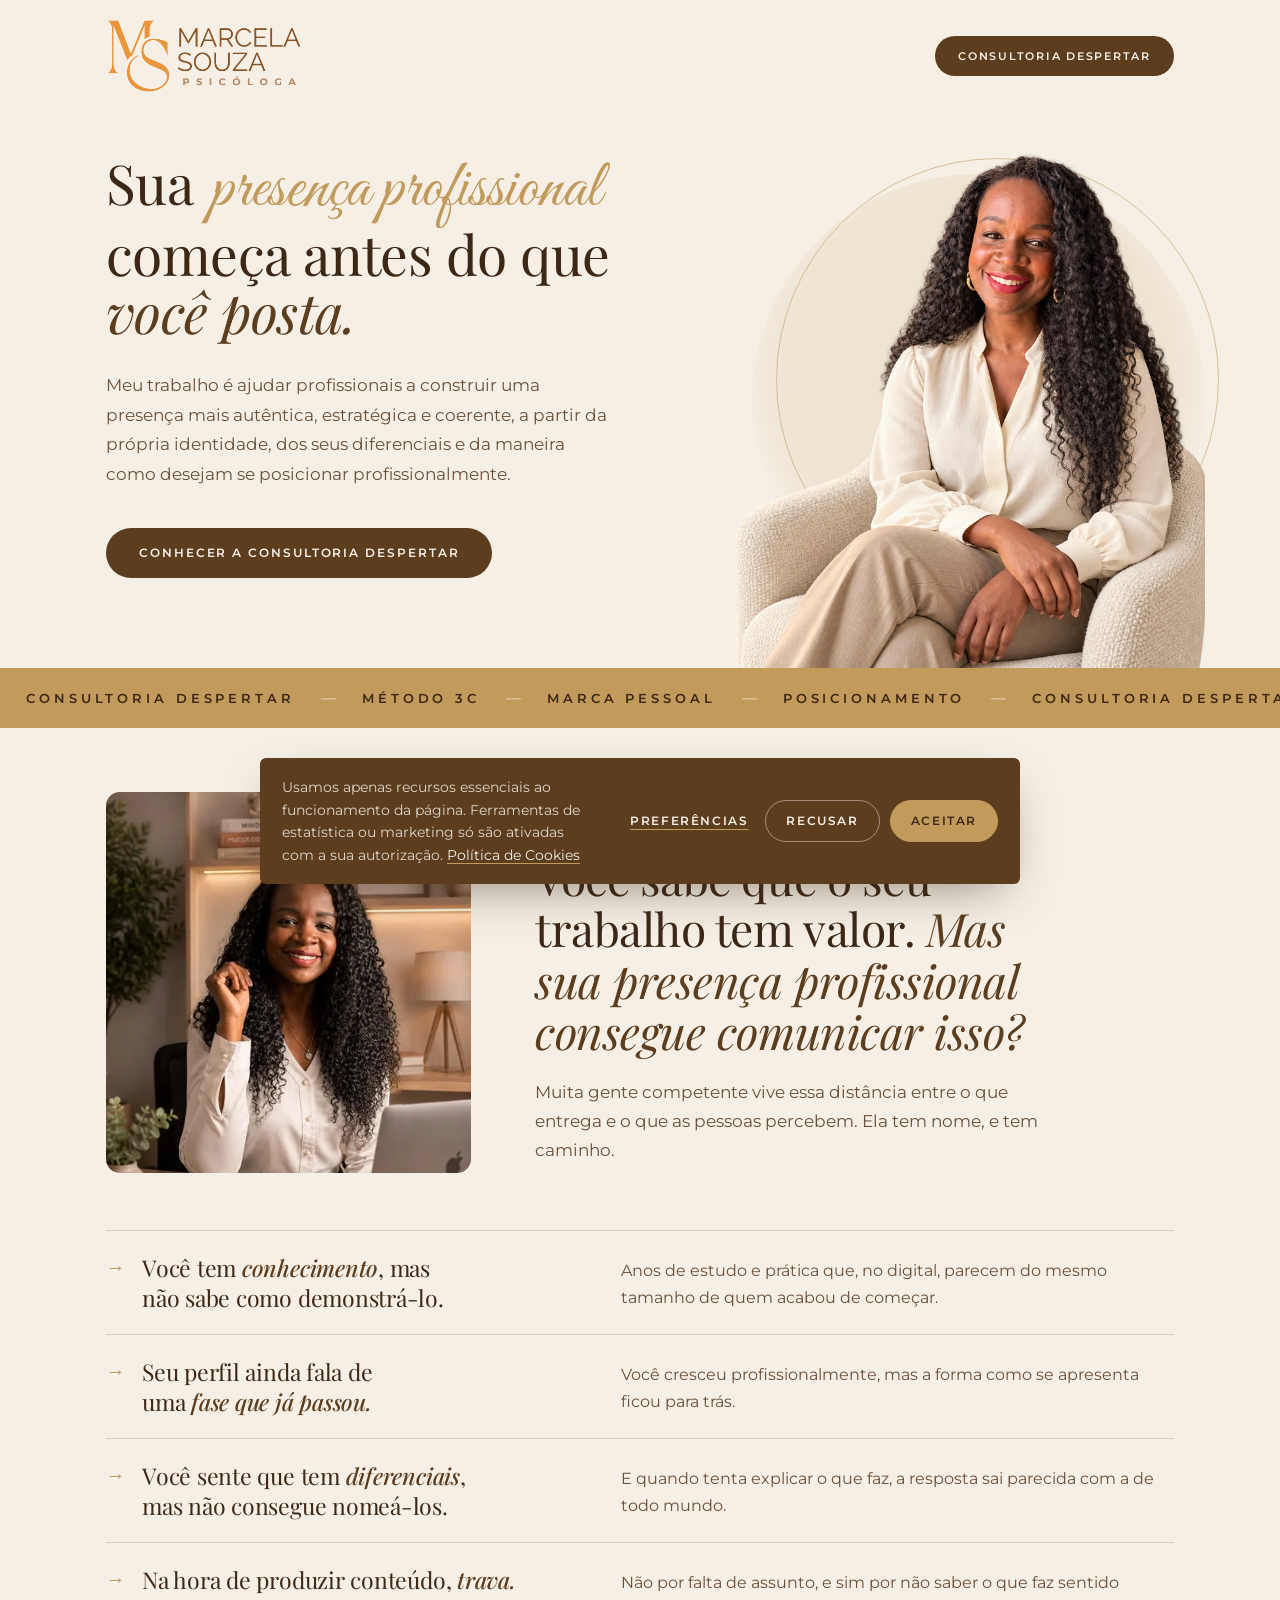
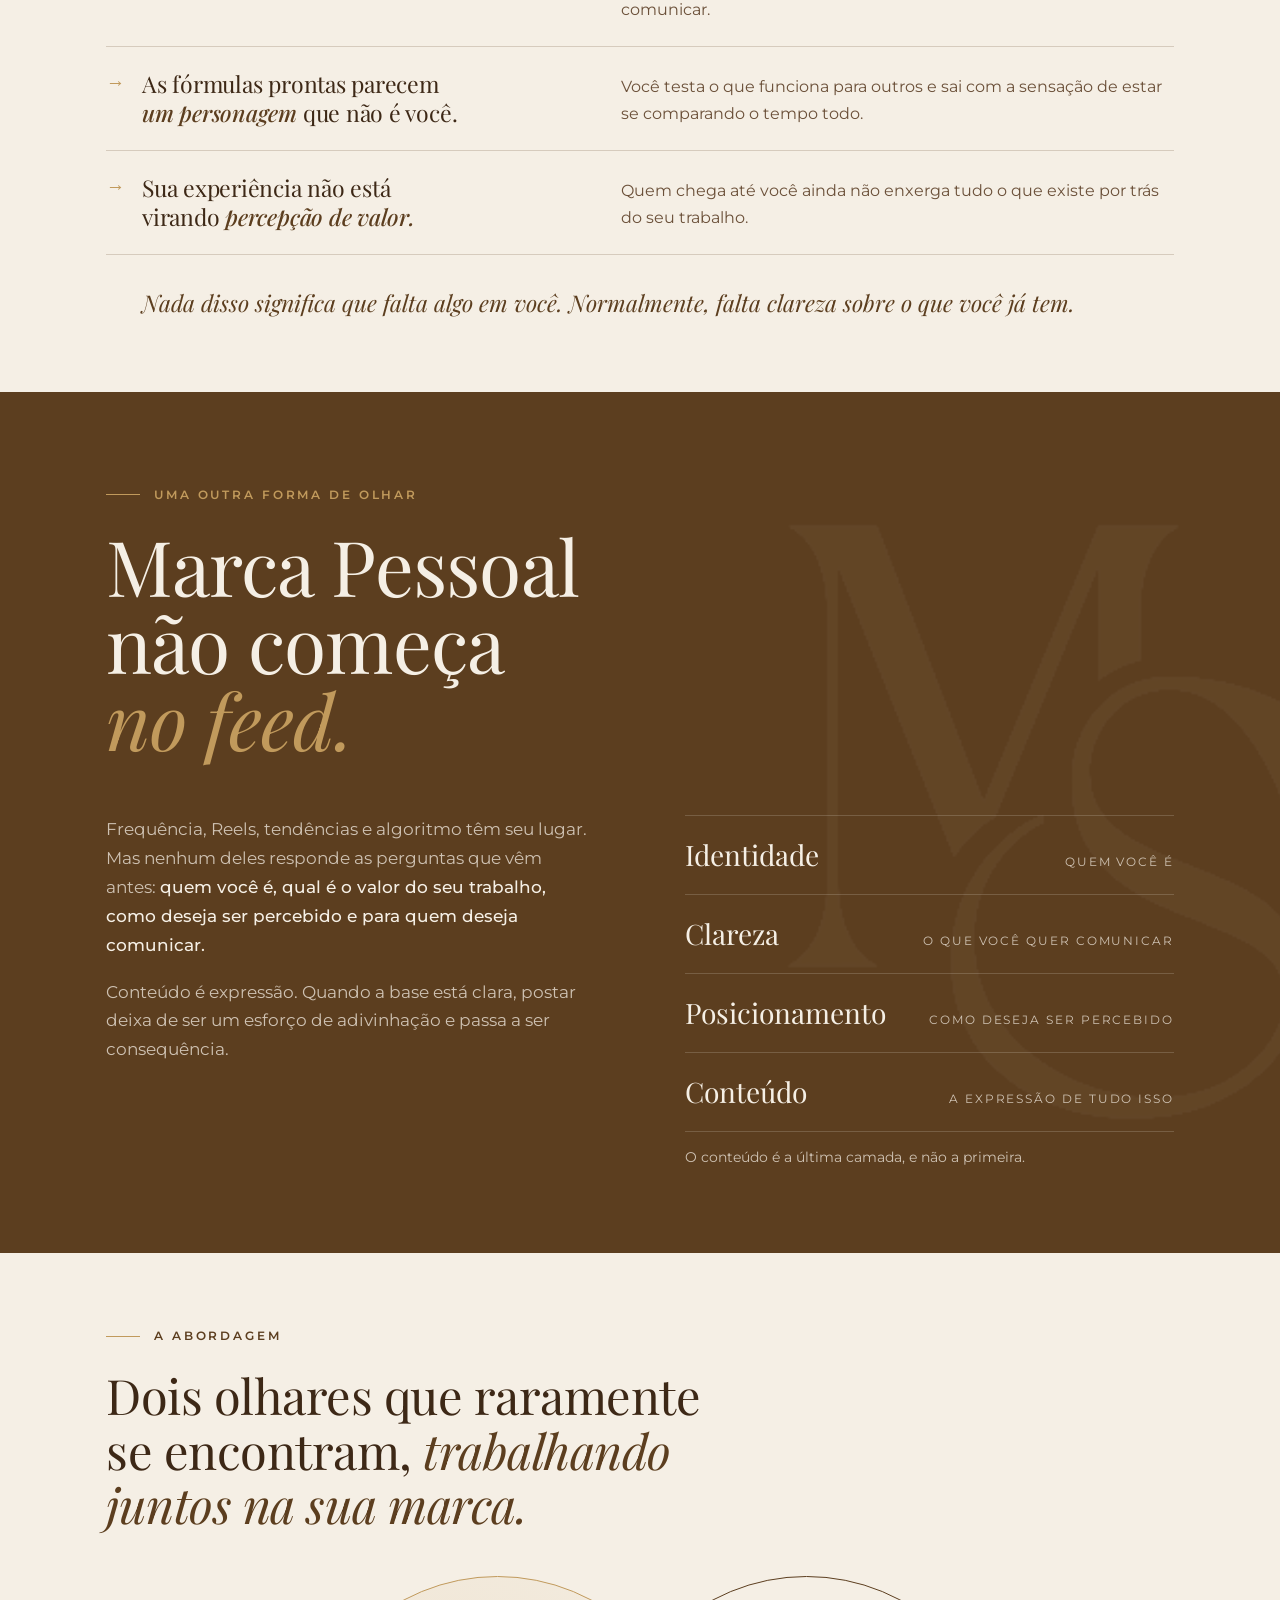
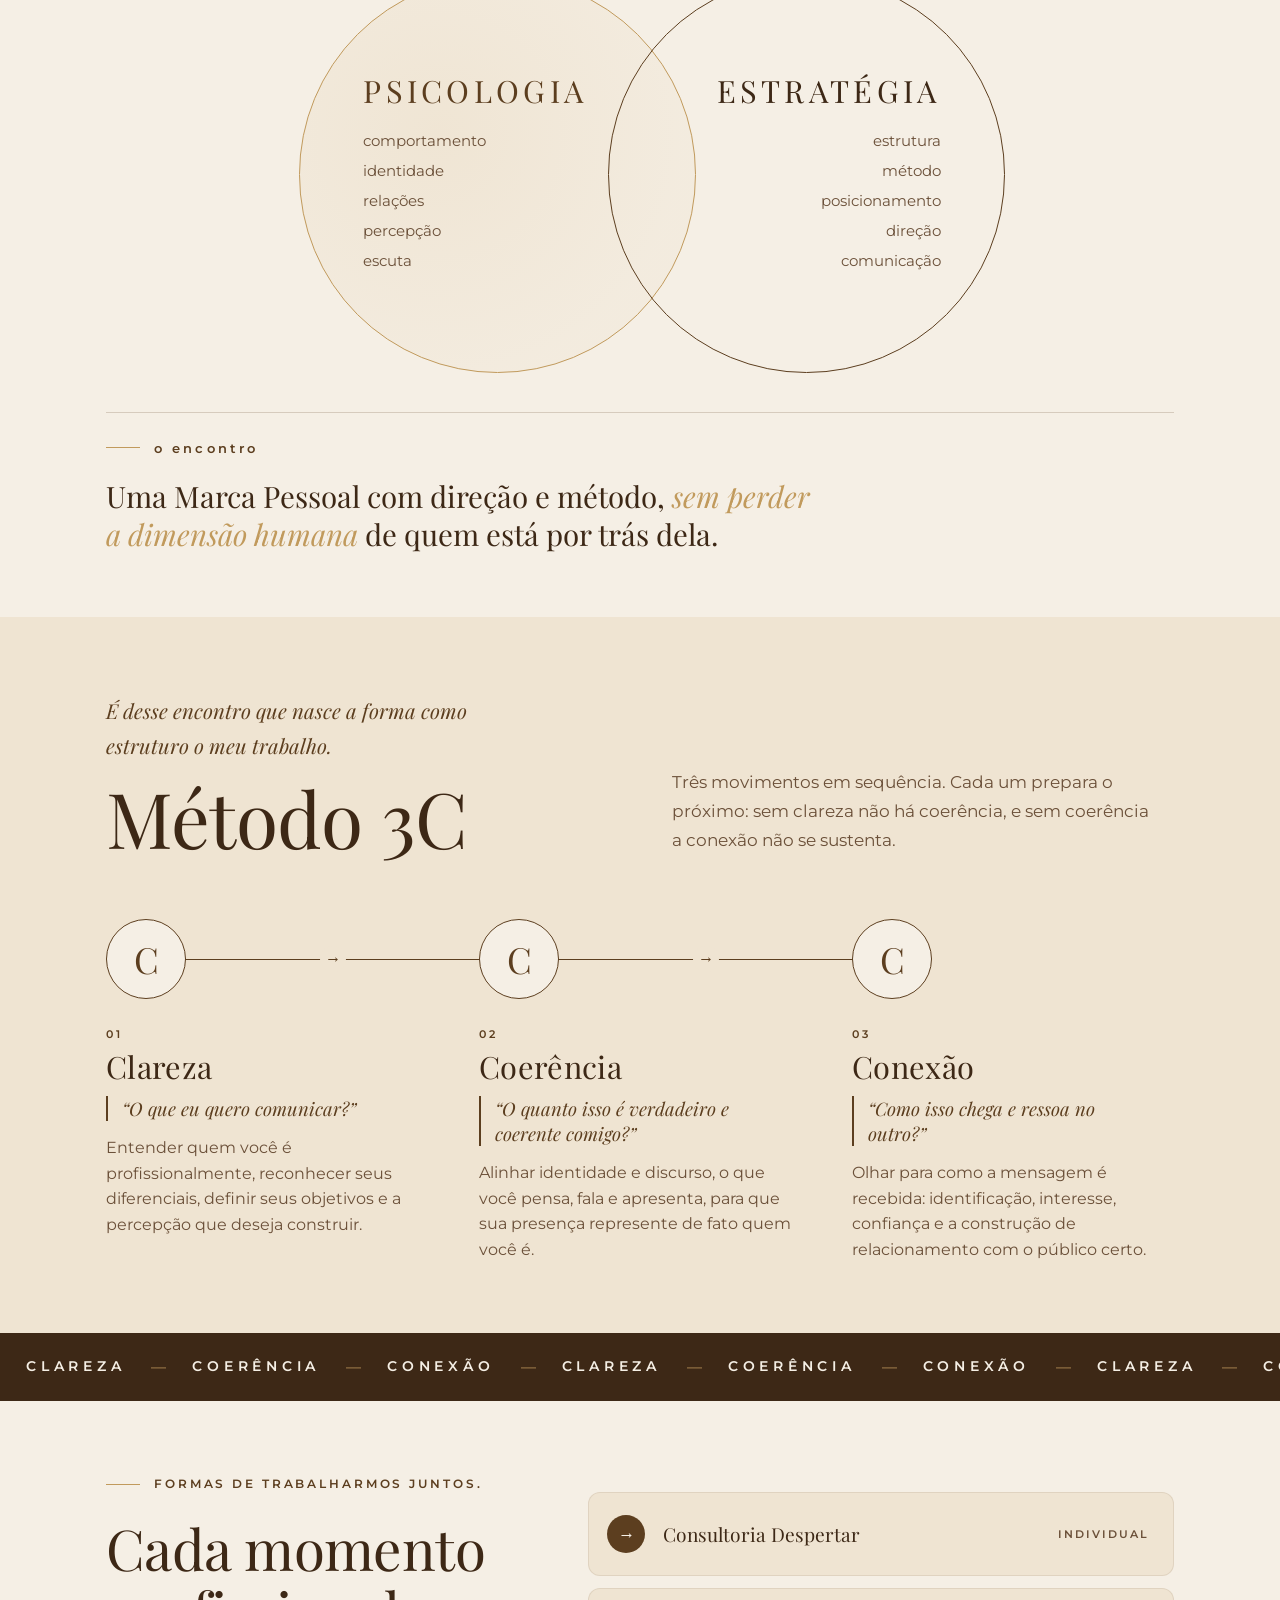
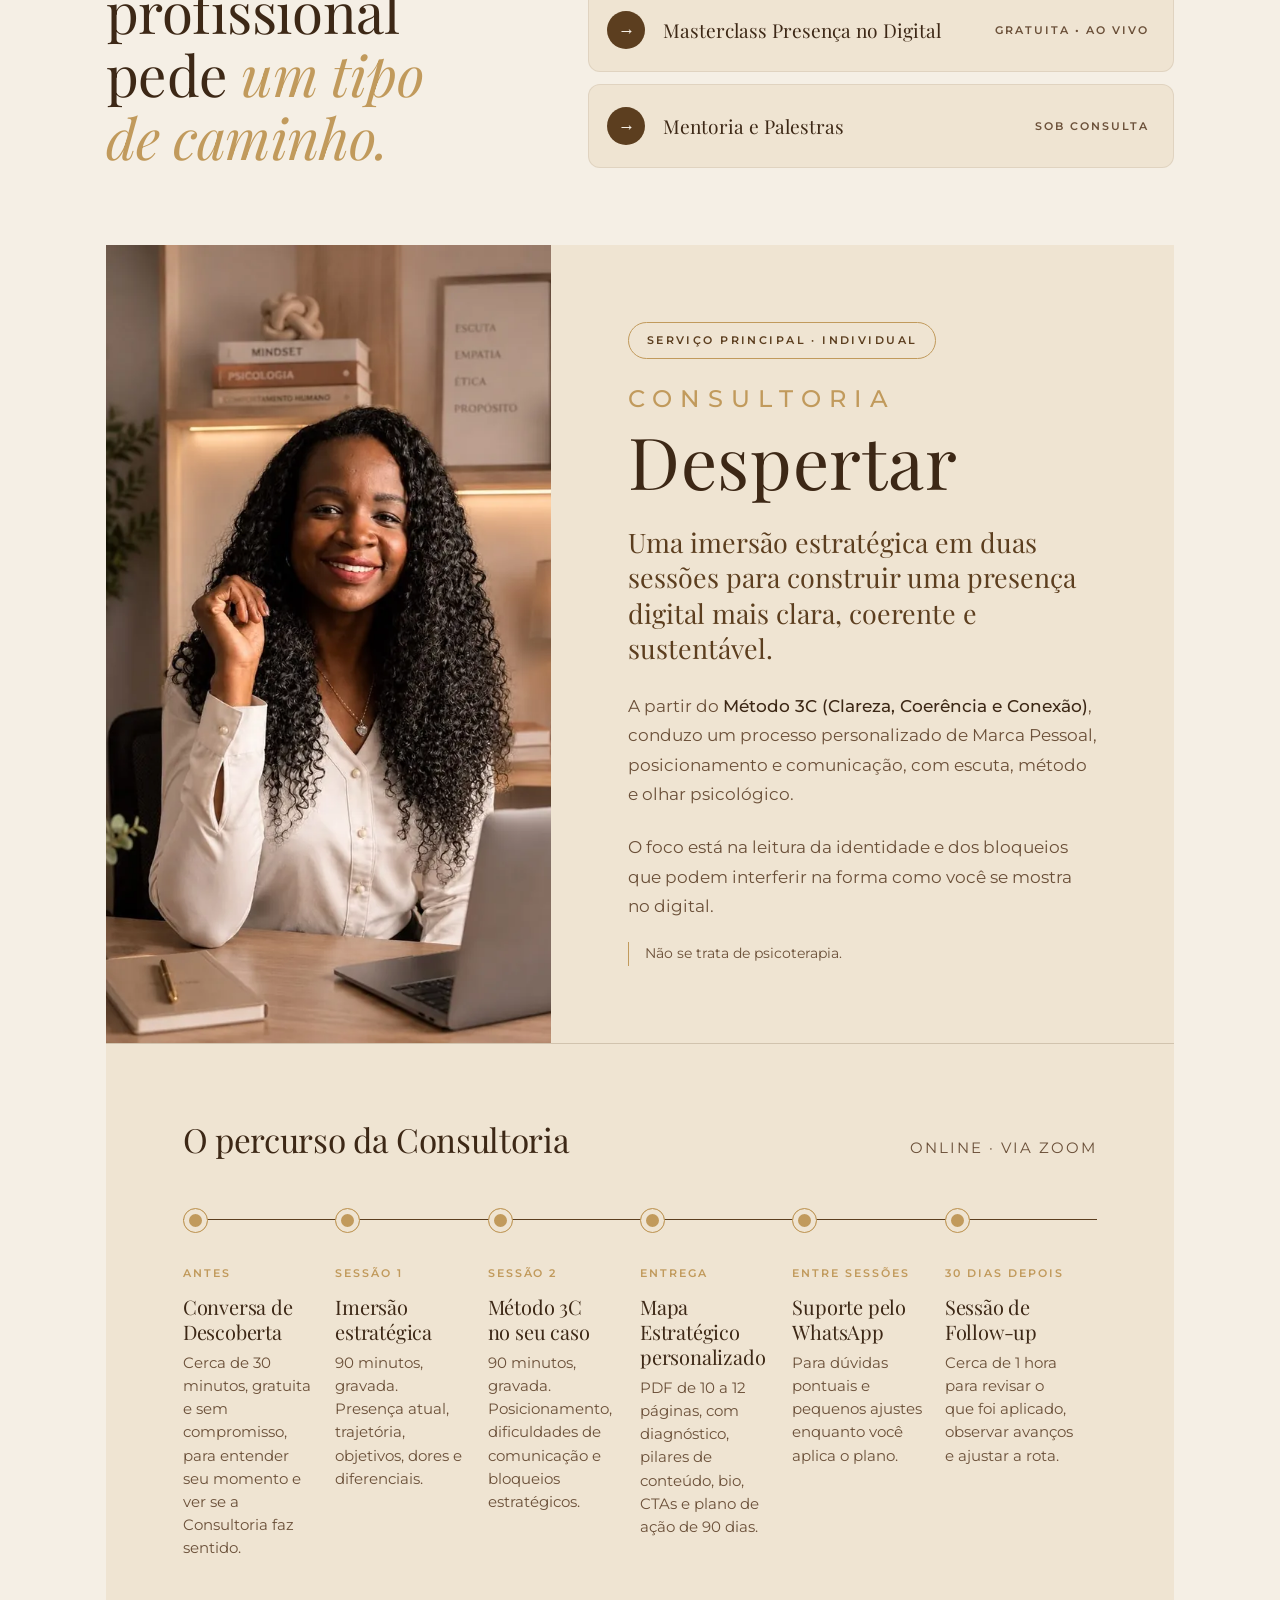
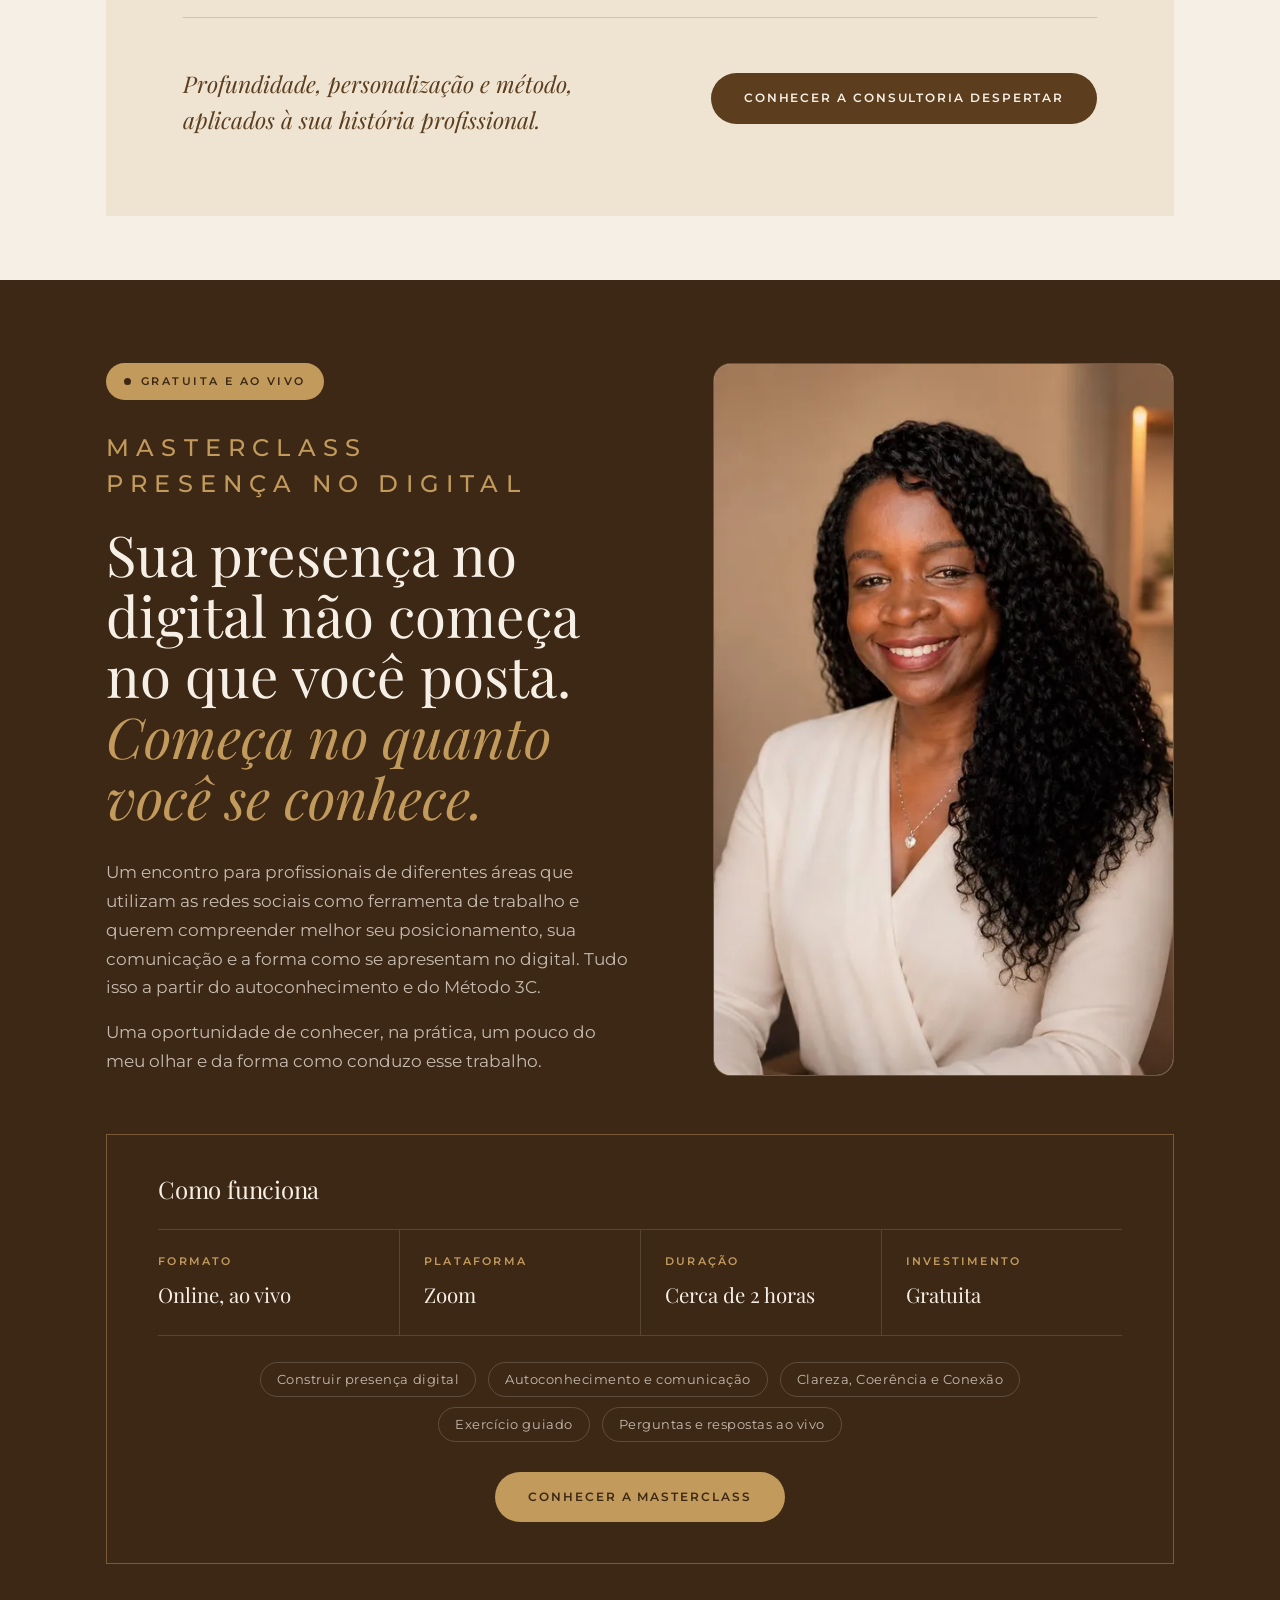
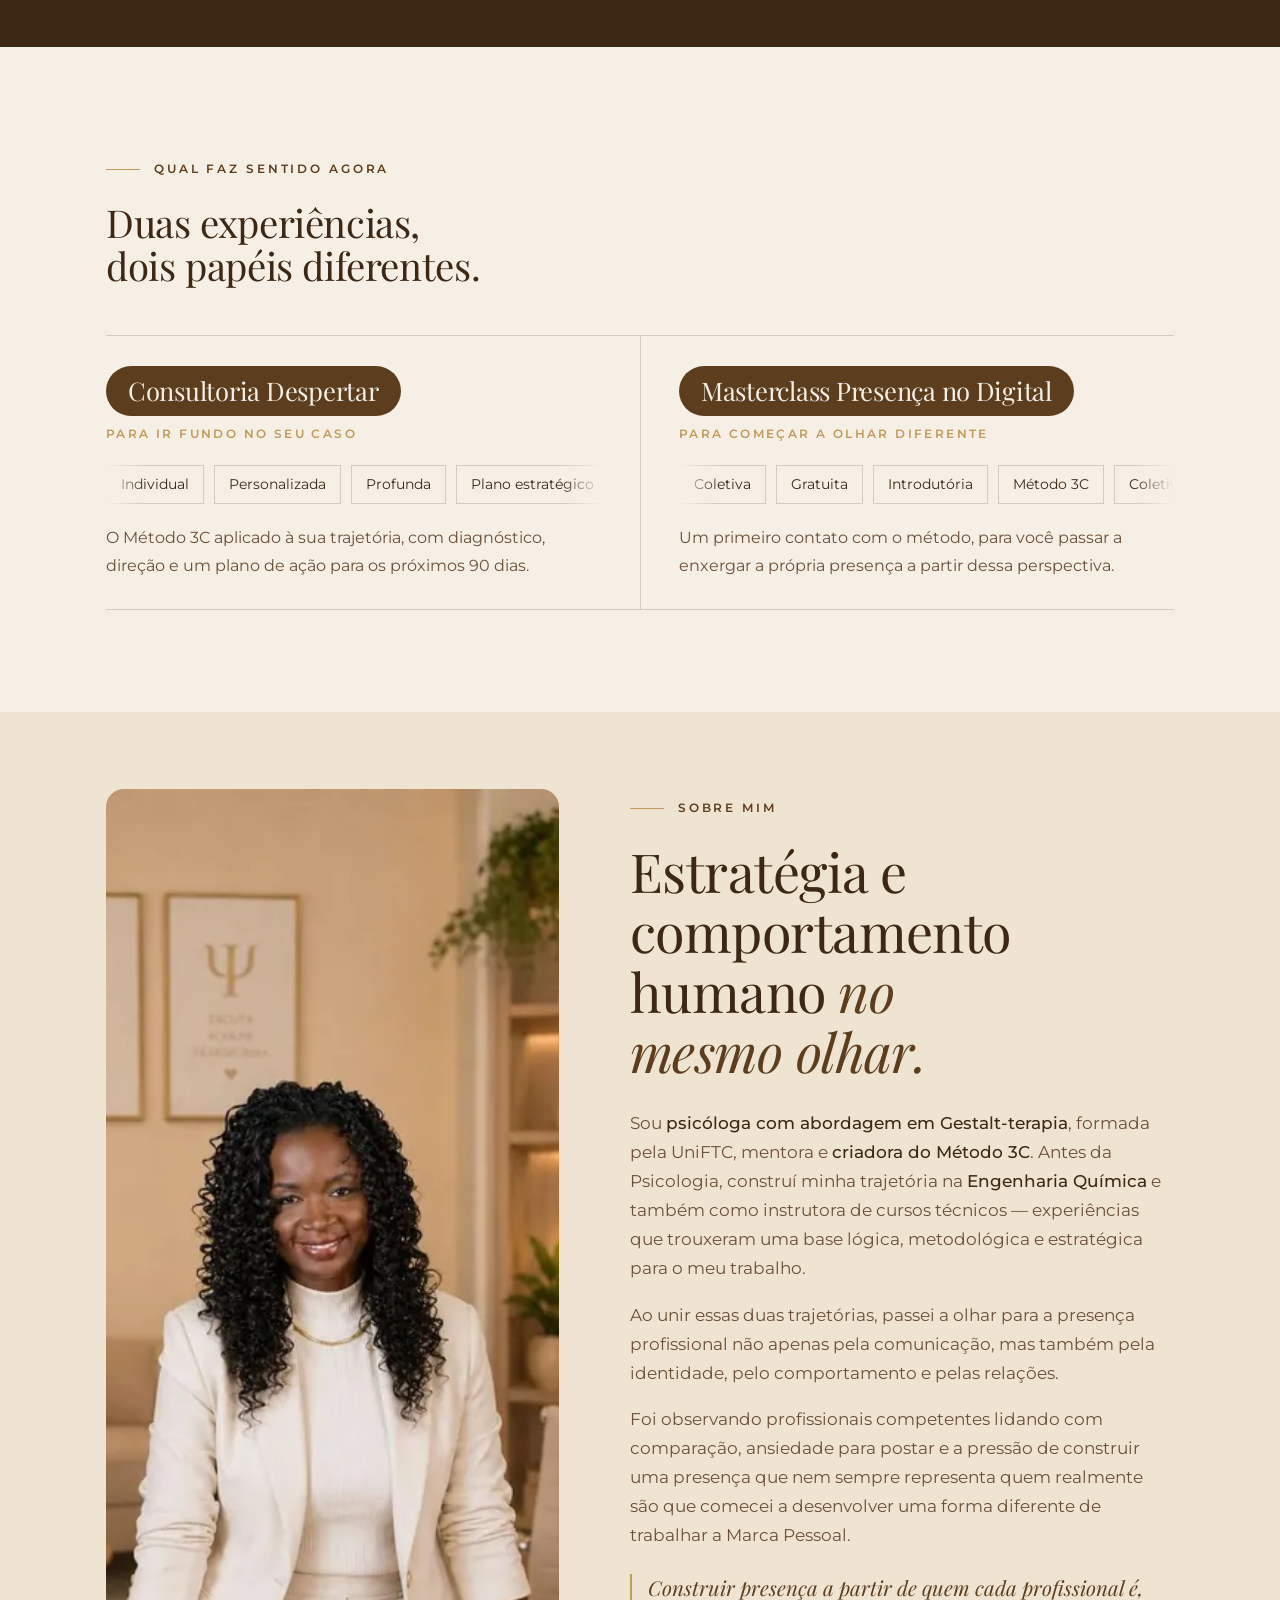
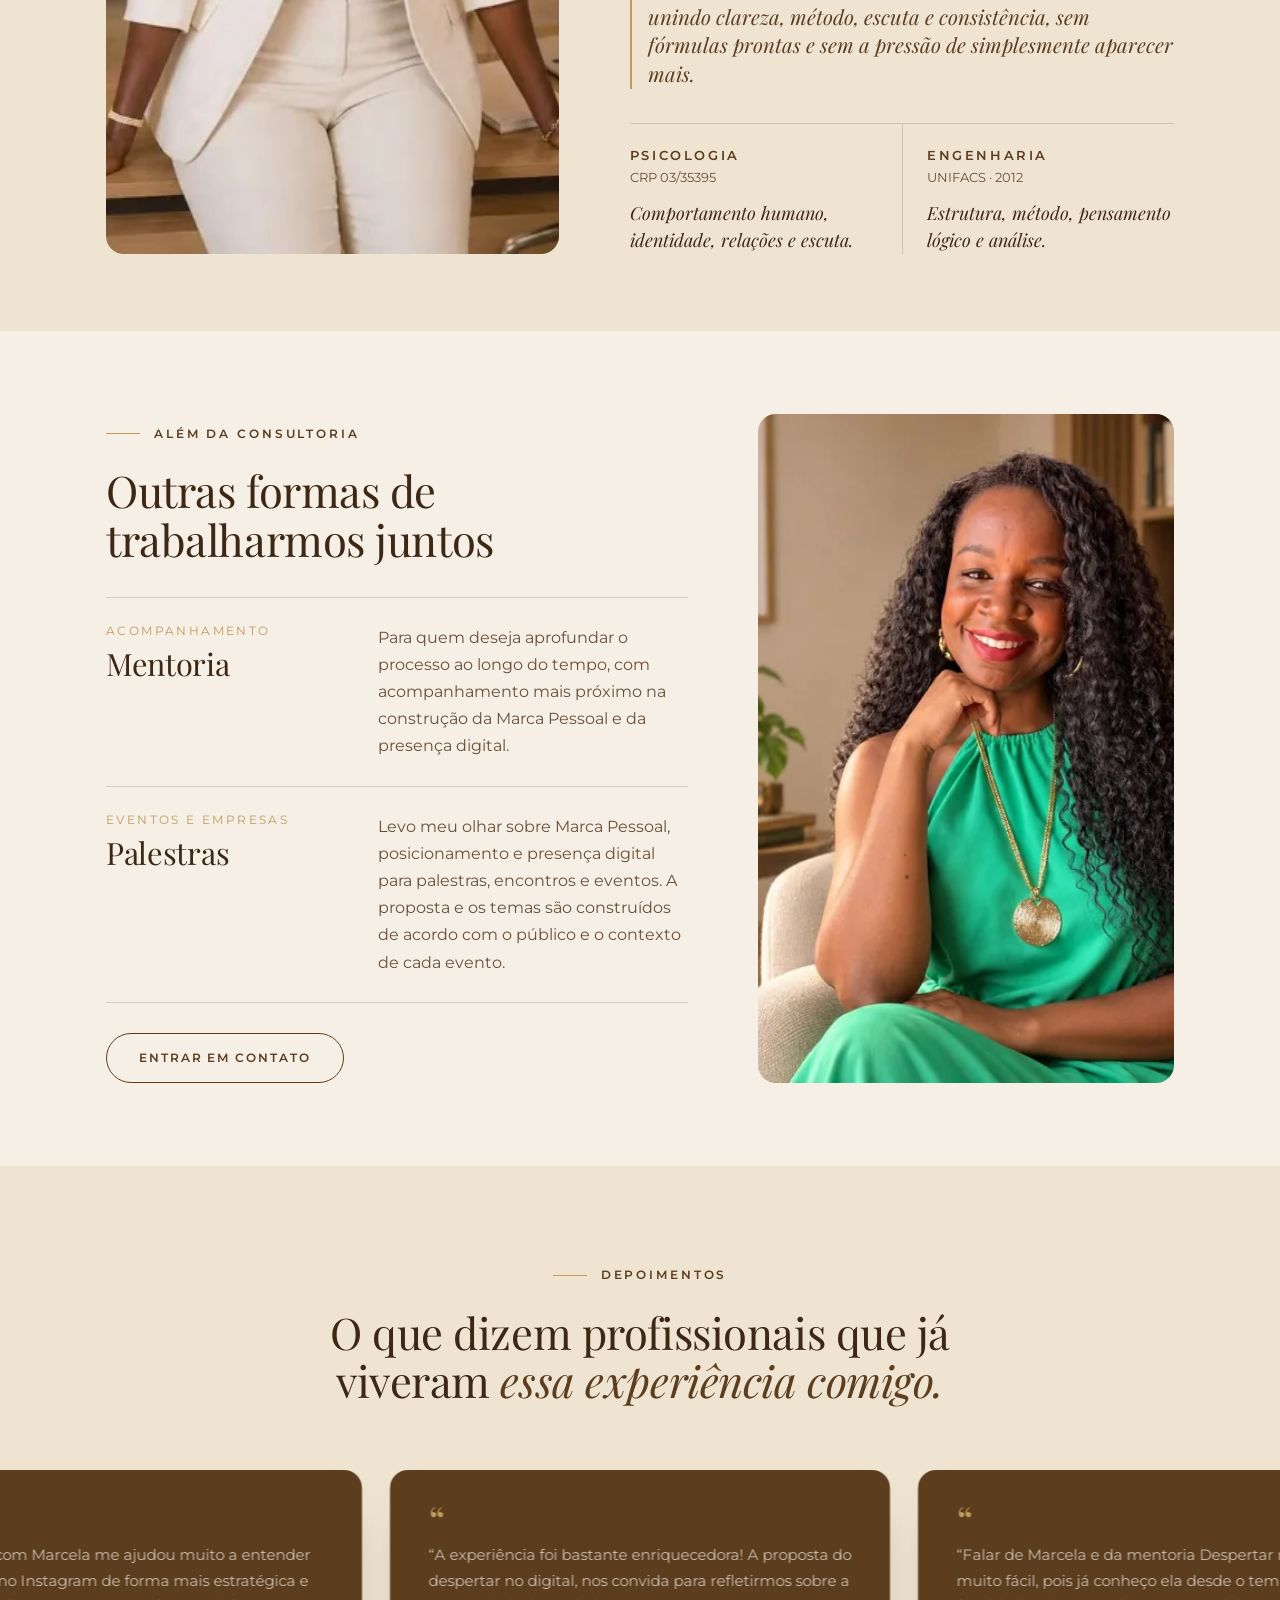
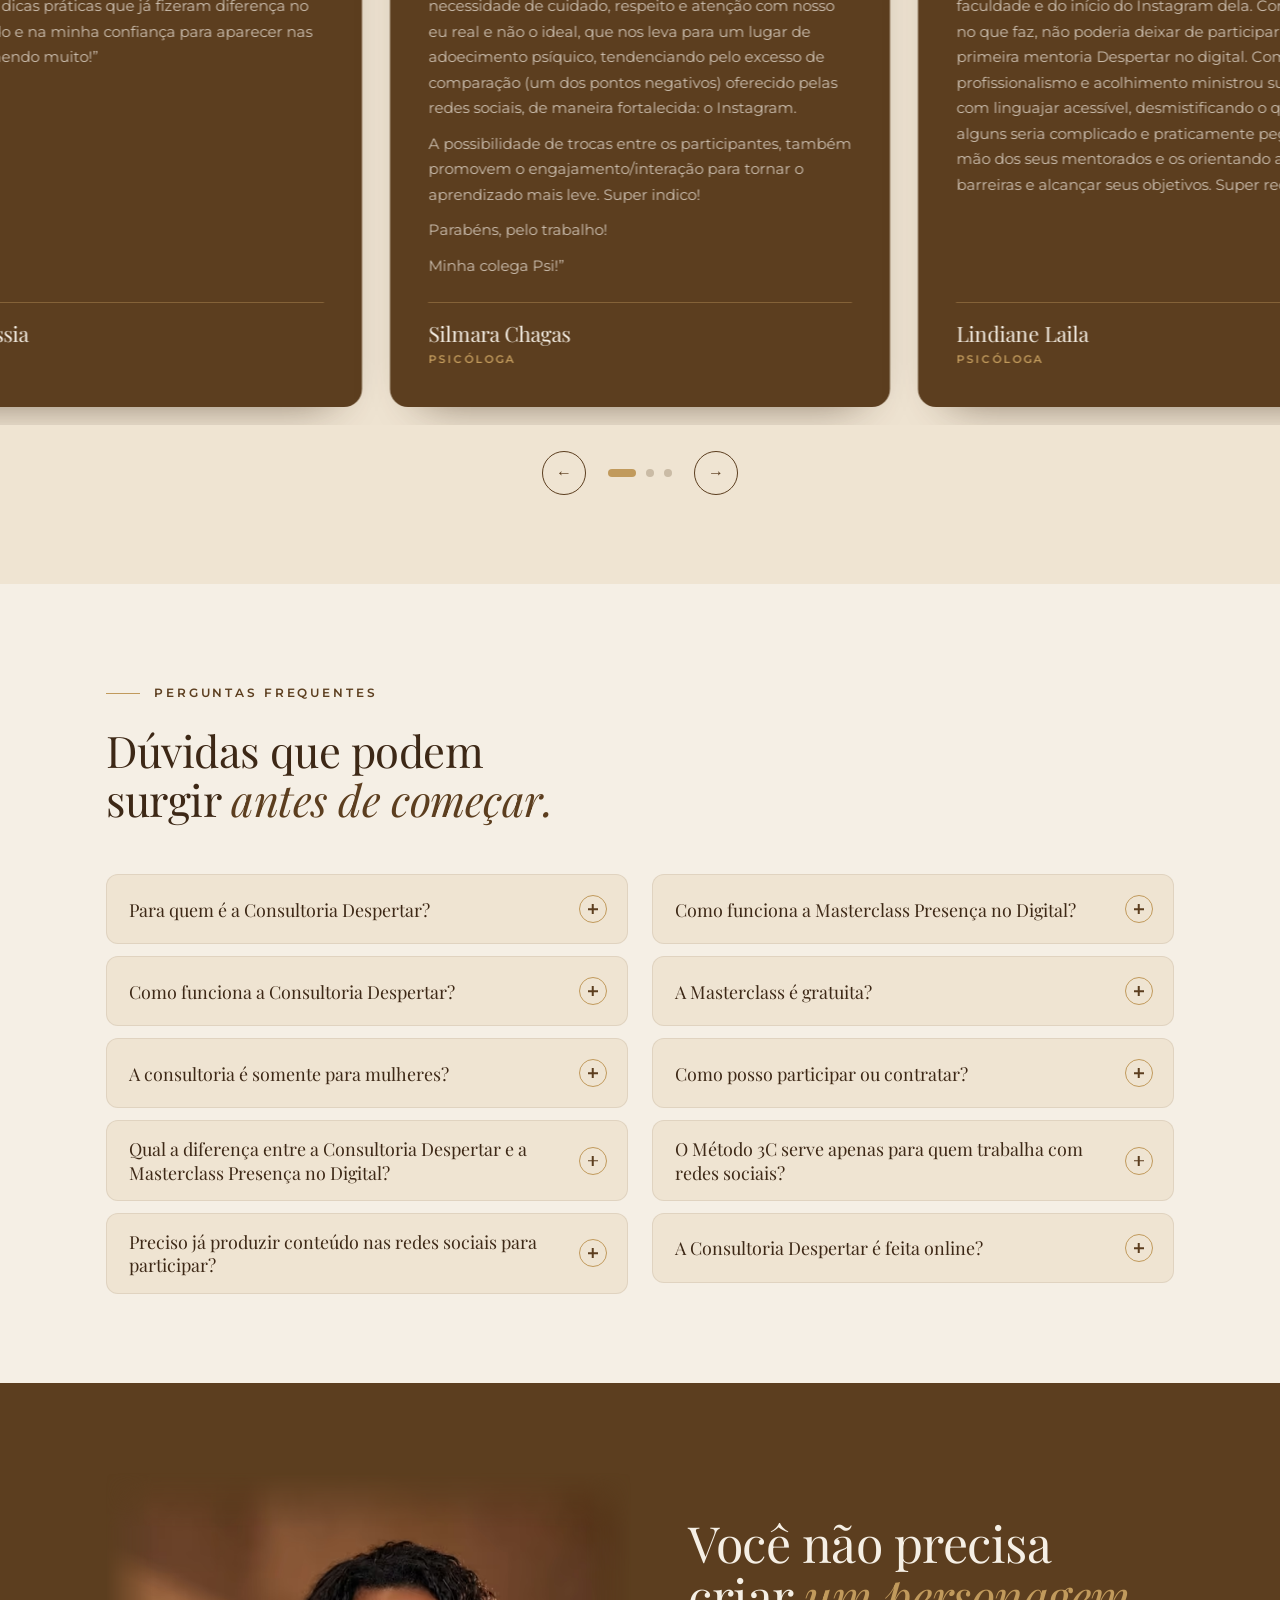
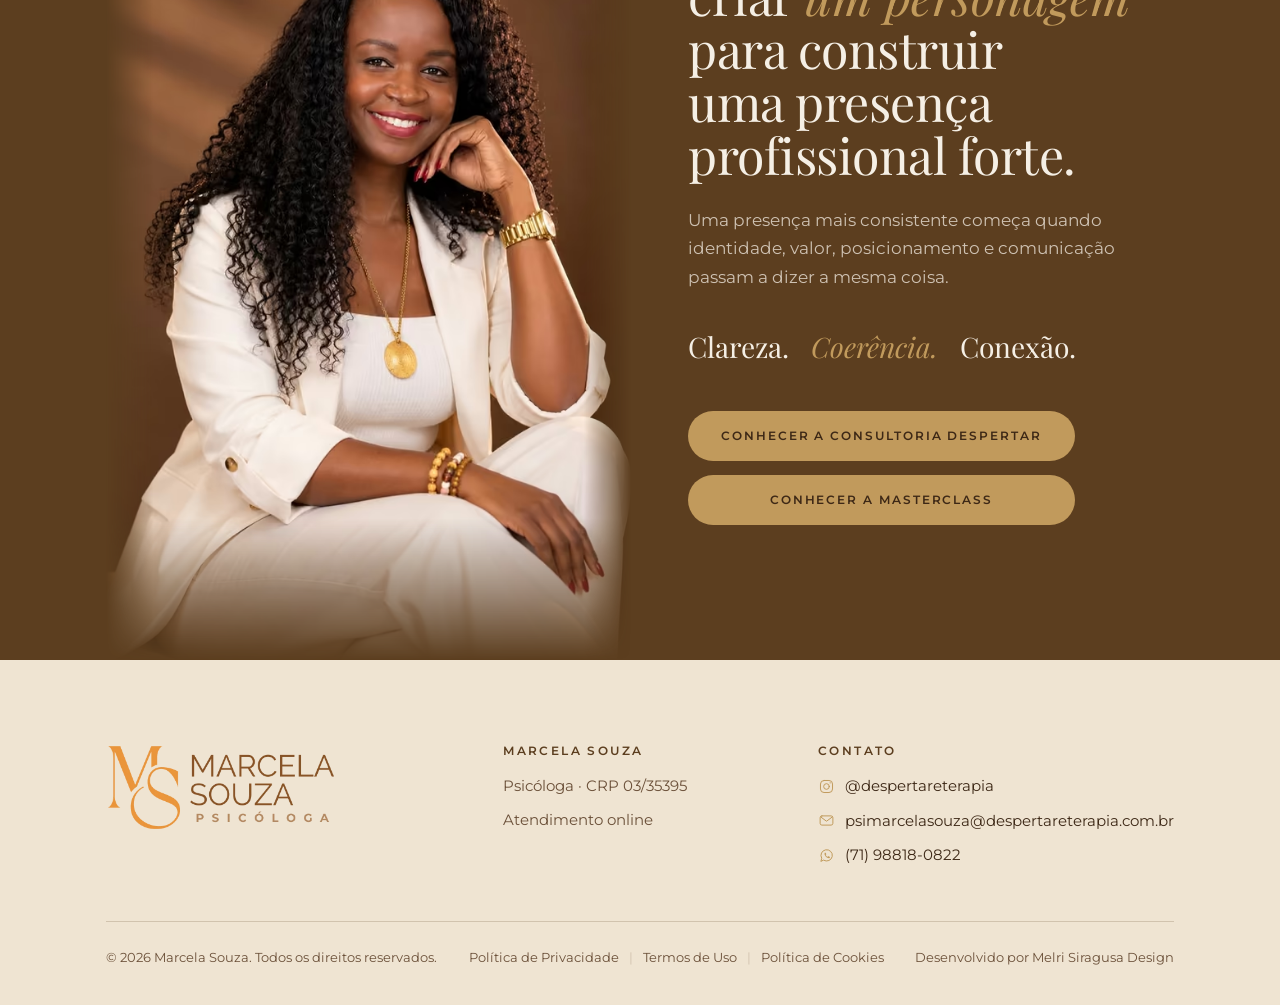
<file: index.html>
<!doctype html> <html lang="pt-BR"> <head> <meta charset="utf-8"> <meta name="viewport" content="width=device-width,initial-scale=1,viewport-fit=cover"> <meta name="description" content="Psicóloga e criadora do Método 3C, Marcela Souza ajuda profissionais a construir presença digital clara, coerente e autêntica. Conheça a Consultoria Despertar."> <meta name="robots" content="index, follow, max-image-preview:large"> <link rel="canonical" href="https://despertareterapia.com.br/"> <meta name="theme-color" content="#F5EFE5"> <meta property="og:type" content="website"> <meta property="og:locale" content="pt_BR"> <meta property="og:site_name" content="Marcela Souza"> <meta property="og:url" content="https://despertareterapia.com.br/"> <meta property="og:title" content="Marcela Souza, psicóloga | Marca Pessoal e Presença Digital"> <meta property="og:description" content="Psicóloga e criadora do Método 3C, Marcela Souza ajuda profissionais a construir presença digital clara, coerente e autêntica. Conheça a Consultoria Despertar."> <meta property="og:image" content="https://despertareterapia.com.br/img/og-marcela.jpg"> <meta property="og:image:width" content="1200"> <meta property="og:image:height" content="630"> <meta property="og:image:alt" content="Retrato de Marcela Souza sorrindo"> <meta name="twitter:card" content="summary_large_image"> <meta name="twitter:title" content="Marcela Souza, psicóloga | Marca Pessoal e Presença Digital"> <meta name="twitter:description" content="Psicóloga e criadora do Método 3C, Marcela Souza ajuda profissionais a construir presença digital clara, coerente e autêntica. Conheça a Consultoria Despertar."> <meta name="twitter:image" content="https://despertareterapia.com.br/img/og-marcela.jpg"> <link rel="icon" type="image/png" href="img/favicon.png"> <link rel="apple-touch-icon" href="img/favicon.png"> <script type="application/ld+json">{"@context":"https://schema.org","@graph":[{"@type":"WebSite","@id":"https://despertareterapia.com.br/#website","url":"https://despertareterapia.com.br/","name":"Marcela Souza","inLanguage":"pt-BR"},{"@type":"WebPage","@id":"https://despertareterapia.com.br/#webpage","url":"https://despertareterapia.com.br/","name":"Marcela Souza, psicóloga | Marca Pessoal e Presença Digital","description":"Psicóloga e criadora do Método 3C, Marcela Souza ajuda profissionais a construir presença digital clara, coerente e autêntica. Conheça a Consultoria Despertar.","inLanguage":"pt-BR","isPartOf":{"@id":"https://despertareterapia.com.br/#website"},"about":{"@id":"https://despertareterapia.com.br/#marcela"},"primaryImageOfPage":{"@type":"ImageObject","url":"https://despertareterapia.com.br/img/og-marcela.jpg","width":1200,"height":630}},{"@type":"Person","@id":"https://despertareterapia.com.br/#marcela","name":"Marcela Souza","jobTitle":"Psicóloga","url":"https://despertareterapia.com.br/","image":"https://despertareterapia.com.br/img/og-marcela.jpg","description":"Psicóloga com abordagem em Gestalt-terapia, mentora e criadora do Método 3C. Trabalha Marca Pessoal, posicionamento e presença digital.","identifier":{"@type":"PropertyValue","propertyID":"CRP","value":"03/35395"},"email":"mailto:psimarcelasouza@despertareterapia.com.br","telephone":"+55-71-98818-0822","sameAs":["https://www.instagram.com/despertareterapia/"],"alumniOf":[{"@type":"CollegeOrUniversity","name":"UniFTC"},{"@type":"CollegeOrUniversity","name":"UNIFACS"}],"knowsAbout":["Marca Pessoal","Posicionamento","Presença digital","Comunicação","Gestalt-terapia"],"makesOffer":[{"@type":"Offer","url":"https://psimarceladespertar.orbitpages.online/consultoria-despertar","itemOffered":{"@type":"Service","name":"Consultoria Despertar","serviceType":"Consultoria de Marca Pessoal","description":"Imersão estratégica individual em duas sessões, online, com aplicação do Método 3C (Clareza, Coerência e Conexão) e direcionamento estratégico para os próximos 90 dias.","provider":{"@id":"https://despertareterapia.com.br/#marcela"}}},{"@type":"Offer","url":"https://psimarceladespertar.orbitpages.online","price":"0","priceCurrency":"BRL","itemOffered":{"@type":"Service","name":"Masterclass Presença no Digital","description":"Encontro online e ao vivo, pelo Zoom, com cerca de 2 horas de duração, introdutório ao Método 3C.","provider":{"@id":"https://despertareterapia.com.br/#marcela"}}}]},{"@type":"FAQPage","@id":"https://despertareterapia.com.br/#faq","mainEntity":[{"@type":"Question","name":"Para quem é a Consultoria Despertar?","acceptedAnswer":{"@type":"Answer","text":"Para profissionais liberais que desejam construir uma presença profissional mais clara, coerente e conectada com quem são, com estratégia aplicada à própria trajetória."}},{"@type":"Question","name":"Como funciona a Consultoria Despertar?","acceptedAnswer":{"@type":"Answer","text":"É uma imersão individual e personalizada, realizada em 2 sessões, com aplicação do Método 3C — Clareza, Coerência e Conexão — e direcionamento estratégico para os próximos 90 dias."}},{"@type":"Question","name":"A consultoria é somente para mulheres?","acceptedAnswer":{"@type":"Answer","text":"Não. A Consultoria Despertar é destinada a profissionais liberais, independentemente de gênero."}},{"@type":"Question","name":"Qual a diferença entre a Consultoria Despertar e a Masterclass Presença no Digital?","acceptedAnswer":{"@type":"Answer","text":"A Consultoria é individual, personalizada e aprofunda a realidade específica do profissional. A Masterclass é uma experiência coletiva e introdutória para conhecer o Método 3C e começar a olhar para a própria presença profissional de outra forma."}},{"@type":"Question","name":"Preciso já produzir conteúdo nas redes sociais para participar?","acceptedAnswer":{"@type":"Answer","text":"Não. O trabalho parte da sua identidade, trajetória e objetivos profissionais. A presença digital é construída a partir disso — e não apenas do que você publica."}},{"@type":"Question","name":"Como funciona a Masterclass Presença no Digital?","acceptedAnswer":{"@type":"Answer","text":"É um encontro online e ao vivo, pelo Zoom, com cerca de 2 horas de duração. A experiência inclui conteúdo, exercício guiado e espaço para perguntas e respostas."}},{"@type":"Question","name":"A Masterclass é gratuita?","acceptedAnswer":{"@type":"Answer","text":"Sim. A Masterclass Presença no Digital é gratuita."}},{"@type":"Question","name":"Como posso participar ou contratar?","acceptedAnswer":{"@type":"Answer","text":"Escolha a experiência que mais faz sentido para o seu momento e acesse o botão correspondente na página para conhecer os próximos passos."}},{"@type":"Question","name":"O Método 3C serve apenas para quem trabalha com redes sociais?","acceptedAnswer":{"@type":"Answer","text":"Não. O Método 3C trabalha Clareza, Coerência e Conexão na construção da presença profissional. As redes sociais são apenas uma das formas de comunicar essa presença."}},{"@type":"Question","name":"A Consultoria Despertar é feita online?","acceptedAnswer":{"@type":"Answer","text":"Sim. A consultoria é realizada online, permitindo que profissionais de diferentes localidades participem do processo."}}]}]}</script> <title>Marcela Souza, psicóloga | Marca Pessoal e Presença Digital</title> <link rel="preload" as="image" type="image/avif" imagesrcset="img/marcela-hero-recorte-480.avif 480w, img/marcela-hero-recorte-720.avif 720w, img/marcela-hero-recorte-900.avif 900w, img/marcela-hero-recorte-1185.avif 1185w" imagesizes="(max-width:720px) min(100vw, 480px), 52vw" fetchpriority="high"> <link rel="preload" as="font" type="font/woff2" href="fonts/playfair-display-latin-400-normal.woff2" crossorigin> <style>@font-face{font-family:'PF Times';font-style:normal;font-weight:400;src:local('Times New Roman'),local('TimesNewRomanPSMT'),local('Liberation Serif'),local('Tinos');size-adjust:111.26%;ascent-override:97.25%;descent-override:22.56%;line-gap-override:0%}@font-face{font-family:'PF Times';font-style:italic;font-weight:400;src:local('Times New Roman Italic'),local('TimesNewRomanPS-ItalicMT'),local('Liberation Serif Italic'),local('Tinos Italic');size-adjust:106.3%;ascent-override:101.8%;descent-override:23.61%;line-gap-override:0%}@font-face{font-family:'PF DejaVu';font-style:normal;font-weight:400;src:local('DejaVu Serif');size-adjust:87.29%;ascent-override:123.95%;descent-override:28.75%;line-gap-override:0%}@font-face{font-family:'PF DejaVu';font-style:italic;font-weight:400;src:local('DejaVu Serif Italic');size-adjust:83.4%;ascent-override:129.74%;descent-override:30.1%;line-gap-override:0%}@font-face{font-family:'MS Arial';font-style:normal;font-weight:400;src:local('Arial'),local('ArialMT'),local('Liberation Sans'),local('Arimo');size-adjust:112.83%;ascent-override:85.79%;descent-override:22.25%;line-gap-override:0%}@font-face{font-family:'MS Arial';font-style:normal;font-weight:600;src:local('Arial Bold'),local('Arial-BoldMT'),local('Liberation Sans Bold'),local('Arimo Bold');size-adjust:108.6%;ascent-override:89.13%;descent-override:23.11%;line-gap-override:0%}@font-face{font-family:'MS DejaVu';font-style:normal;font-weight:400;src:local('DejaVu Sans');size-adjust:99.48%;ascent-override:97.31%;descent-override:25.23%;line-gap-override:0%}@font-face{font-family:'MS DejaVu';font-style:normal;font-weight:600;src:local('DejaVu Sans Bold');size-adjust:91.16%;ascent-override:106.19%;descent-override:27.53%;line-gap-override:0%}@font-face{font-family:'GV Times';font-style:normal;font-weight:400;src:local('Times New Roman'),local('TimesNewRomanPSMT'),local('Liberation Serif'),local('Tinos');size-adjust:74.83%;ascent-override:113.72%;descent-override:53.59%;line-gap-override:0%}@font-face{font-family:'GV DejaVu';font-style:normal;font-weight:400;src:local('DejaVu Serif');size-adjust:63.74%;ascent-override:133.51%;descent-override:62.91%;line-gap-override:0%}@font-face{font-family:'Great Vibes';font-style:normal;font-weight:400;font-display:swap;src:url(fonts/great-vibes-latin-400-normal.woff2) format('woff2');unicode-range:U+0000-00FF,U+0131,U+0152-0153,U+02BB-02BC,U+02C6,U+02DA,U+02DC,U+0304,U+0308,U+0329,U+2000-206F,U+20AC,U+2122,U+2191,U+2193,U+2212,U+2215,U+FEFF,U+FFFD}@font-face{font-family:Montserrat;font-style:normal;font-weight:400;font-display:swap;src:url(fonts/montserrat-latin-400-normal.woff2) format('woff2');unicode-range:U+0000-00FF,U+0131,U+0152-0153,U+02BB-02BC,U+02C6,U+02DA,U+02DC,U+0304,U+0308,U+0329,U+2000-206F,U+20AC,U+2122,U+2191,U+2193,U+2212,U+2215,U+FEFF,U+FFFD}@font-face{font-family:Montserrat;font-style:normal;font-weight:500;font-display:swap;src:url(fonts/montserrat-latin-500-normal.woff2) format('woff2');unicode-range:U+0000-00FF,U+0131,U+0152-0153,U+02BB-02BC,U+02C6,U+02DA,U+02DC,U+0304,U+0308,U+0329,U+2000-206F,U+20AC,U+2122,U+2191,U+2193,U+2212,U+2215,U+FEFF,U+FFFD}@font-face{font-family:Montserrat;font-style:normal;font-weight:600;font-display:swap;src:url(fonts/montserrat-latin-600-normal.woff2) format('woff2');unicode-range:U+0000-00FF,U+0131,U+0152-0153,U+02BB-02BC,U+02C6,U+02DA,U+02DC,U+0304,U+0308,U+0329,U+2000-206F,U+20AC,U+2122,U+2191,U+2193,U+2212,U+2215,U+FEFF,U+FFFD}@font-face{font-family:'Playfair Display';font-style:normal;font-weight:400;font-display:swap;src:url(fonts/playfair-display-latin-400-normal.woff2) format('woff2');unicode-range:U+0000-00FF,U+0131,U+0152-0153,U+02BB-02BC,U+02C6,U+02DA,U+02DC,U+0304,U+0308,U+0329,U+2000-206F,U+20AC,U+2122,U+2191,U+2193,U+2212,U+2215,U+FEFF,U+FFFD}@font-face{font-family:'Playfair Display';font-style:italic;font-weight:400;font-display:swap;src:url(fonts/playfair-display-latin-400-italic.woff2) format('woff2');unicode-range:U+0000-00FF,U+0131,U+0152-0153,U+02BB-02BC,U+02C6,U+02DA,U+02DC,U+0304,U+0308,U+0329,U+2000-206F,U+20AC,U+2122,U+2191,U+2193,U+2212,U+2215,U+FEFF,U+FFFD}@font-face{font-family:'Playfair Display';font-style:normal;font-weight:500;font-display:swap;src:url(fonts/playfair-display-latin-500-normal.woff2) format('woff2');unicode-range:U+0000-00FF,U+0131,U+0152-0153,U+02BB-02BC,U+02C6,U+02DA,U+02DC,U+0304,U+0308,U+0329,U+2000-206F,U+20AC,U+2122,U+2191,U+2193,U+2212,U+2215,U+FEFF,U+FFFD}@font-face{font-family:'Playfair Display';font-style:italic;font-weight:500;font-display:swap;src:url(fonts/playfair-display-latin-500-italic.woff2) format('woff2');unicode-range:U+0000-00FF,U+0131,U+0152-0153,U+02BB-02BC,U+02C6,U+02DA,U+02DC,U+0304,U+0308,U+0329,U+2000-206F,U+20AC,U+2122,U+2191,U+2193,U+2212,U+2215,U+FEFF,U+FFFD}@font-face{font-family:'Playfair Display';font-style:normal;font-weight:600;font-display:swap;src:url(fonts/playfair-display-latin-600-normal.woff2) format('woff2');unicode-range:U+0000-00FF,U+0131,U+0152-0153,U+02BB-02BC,U+02C6,U+02DA,U+02DC,U+0304,U+0308,U+0329,U+2000-206F,U+20AC,U+2122,U+2191,U+2193,U+2212,U+2215,U+FEFF,U+FFFD}@font-face{font-family:'Playfair Display';font-style:italic;font-weight:600;font-display:swap;src:url(fonts/playfair-display-latin-600-italic.woff2) format('woff2');unicode-range:U+0000-00FF,U+0131,U+0152-0153,U+02BB-02BC,U+02C6,U+02DA,U+02DC,U+0304,U+0308,U+0329,U+2000-206F,U+20AC,U+2122,U+2191,U+2193,U+2212,U+2215,U+FEFF,U+FFFD}</style> <style>:root{color-scheme:light;--bg:#F5EFE5;--box:#EFE4D2;--gold:#C19A5C;--brown:#5C3E1F;--ink:#3D2816;--muted:#6B5039;--line:rgba(92,62,31,.2);--line-soft:rgba(92,62,31,.12);--on-dark:#F5EFE5;--on-dark-muted:rgba(245,239,229,.74);--f-display:"Playfair Display","PF Times","PF DejaVu",Cambria,Georgia,"Times New Roman",serif;--f-script:"Great Vibes","GV Times","GV DejaVu","Allura","Snell Roundhand",cursive;--f-body:"Montserrat","MS Arial","MS DejaVu",Inter,Calibri,"Segoe UI",system-ui,sans-serif;--container:1180px;--gutter:clamp(20px, 5vw, 56px);--section:clamp(88px, 11vw, 150px);--r:2px;--ease:cubic-bezier(.22,.61,.36,1);--header-h:112px}*{box-sizing:border-box}html{scroll-behavior:smooth;scroll-padding-top:76px}body{margin:0;background:var(--bg);color:var(--ink);font-family:var(--f-body);font-size:17px;line-height:1.7;font-weight:400;-webkit-font-smoothing:antialiased;text-rendering:optimizeLegibility;overflow-x:hidden}img{max-width:100%;display:block;height:auto}a{color:inherit}h1,h2,h3,h4{font-family:var(--f-display);font-weight:400;line-height:1.12;margin:0;text-wrap:balance;letter-spacing:-.01em}p{margin:0}.wrap{max-width:var(--container);margin-inline:auto;padding-inline:var(--gutter)}.eyebrow{font-family:var(--f-body);font-size:12px;font-weight:600;letter-spacing:.24em;text-transform:uppercase;color:var(--brown);display:inline-flex;align-items:center;gap:14px}.eyebrow::before{content:"";width:34px;height:1px;background:var(--gold)}.script{font-family:var(--f-script);font-weight:400;color:var(--gold);letter-spacing:0;line-height:1}.lead{font-size:clamp(17px,1.35vw,19px);color:var(--muted);max-width:56ch}.btn{display:inline-flex;align-items:center;justify-content:center;gap:12px;min-height:54px;padding:15px 30px;border-radius:var(--r);font-family:var(--f-body);font-size:13px;font-weight:600;letter-spacing:.14em;text-transform:uppercase;text-decoration:none;cursor:pointer;border:1px solid transparent;transition:background-color .35s var(--ease),color .35s var(--ease),border-color .35s var(--ease),transform .35s var(--ease)}.btn:active{transform:translateY(1px)}.btn:focus-visible,.footer a:focus-visible,.link:focus-visible{outline:2px solid var(--gold);outline-offset:3px}.btn-primary{background:var(--brown);color:var(--bg)}.btn-primary:hover{background:var(--ink)}.btn-ghost{border-color:var(--brown);color:var(--brown);background:0 0}.btn-ghost:hover{background:var(--brown);color:var(--bg)}.on-dark .btn-primary{background:var(--gold);color:var(--ink)}.on-dark .btn-primary:hover{background:var(--bg)}.on-dark .btn-ghost{border-color:rgba(245,239,229,.55);color:var(--on-dark)}.on-dark .btn-ghost:hover{background:var(--bg);color:var(--ink);border-color:var(--bg)}.link{font-size:13px;font-weight:600;letter-spacing:.14em;text-transform:uppercase;text-decoration:none;color:var(--brown);display:inline-flex;align-items:center;gap:10px;padding-block:8px;background:linear-gradient(var(--gold),var(--gold)) 0 100%/100% 1px no-repeat;transition:background-size .4s var(--ease)}.link:hover{background-size:0 1px;background-position:100% 100%}.header{position:fixed;top:0;left:0;right:0;z-index:50;padding-top:env(safe-area-inset-top,0);transition:background-color .4s var(--ease),box-shadow .4s var(--ease)}.header-inner{display:flex;align-items:center;justify-content:space-between;gap:24px;height:var(--header-h);transition:height .4s var(--ease)}.header.scrolled{background:rgba(245,239,229,.95);backdrop-filter:blur(10px);-webkit-backdrop-filter:blur(10px);box-shadow:0 1px 0 var(--line-soft)}.header.scrolled .header-inner{height:78px}.brand{display:block;flex:none;line-height:0}.brand picture,.final-photo picture,.footer-logo picture{display:contents}.brand img{height:74px;width:auto;transition:height .4s var(--ease)}.header.scrolled .brand img{height:54px}.header-cta{min-height:40px;padding:10px 22px;font-size:11px;letter-spacing:.16em;white-space:nowrap;border-radius:999px}.photo{position:relative;background:var(--box);overflow:hidden}.photo>img{width:100%;height:100%;object-fit:cover;position:relative;z-index:1}.photo.is-empty>img{display:none}.photo .ph{position:absolute;inset:0;display:flex;flex-direction:column;align-items:center;justify-content:center;gap:18px;text-align:center;padding:24px;color:var(--muted);font-size:12px;letter-spacing:.16em;text-transform:uppercase;background:radial-gradient(120% 80% at 50% 0,rgba(193,154,92,.18),transparent 60%),var(--box)}.photo .ph img{display:block;width:84px;height:auto;opacity:.55;object-fit:contain}.hero{--hero-top:clamp(24px,3.2vw,48px);padding-top:var(--header-h);position:relative;overflow:hidden}.hero-grid{display:grid;grid-template-columns:.96fr 1.04fr;gap:clamp(24px,3vw,48px);align-items:stretch}.hero-copy{position:relative;z-index:2;padding-block:var(--hero-top) clamp(64px,7vw,104px)}.hero h1{font-size:clamp(38px,4.3vw,62px);color:var(--ink);line-height:1.06}.hero h1 .hl-line{display:block;white-space:nowrap}.hero h1 .hl-first{margin-bottom:.06em}.hero h1 .script{display:inline;font-size:1.22em;line-height:.9;margin-left:.08em;vertical-align:baseline}.hero h1 em{font-style:italic;color:var(--brown)}.hero .lead{margin-top:30px}.hero-ctas{display:flex;flex-wrap:wrap;align-items:center;gap:18px 28px;margin-top:40px}.btn-hero{min-height:50px;padding:14px 30px;font-size:12px;letter-spacing:.16em;border-radius:8px;box-shadow:0 0 0 0 rgba(193,154,92,.6);animation:ctaPulse 2.4s cubic-bezier(.4,0,.2,1) infinite;will-change:transform,box-shadow}.btn-hero:hover{animation-play-state:paused;transform:translateY(-1px);box-shadow:0 10px 24px -12px rgba(61,40,22,.55)}@keyframes ctaPulse{0%{transform:scale(1);box-shadow:0 0 0 0 rgba(193,154,92,.6)}45%{transform:scale(1.045);box-shadow:0 0 0 10px rgba(193,154,92,.18)}70%{transform:scale(1);box-shadow:0 0 0 16px rgba(193,154,92,0)}100%{transform:scale(1);box-shadow:0 0 0 0 rgba(193,154,92,0)}}.hero-figure{position:relative;margin:0;min-height:100%}.hero-art{position:absolute;top:var(--hero-top);bottom:0;right:calc(-1 * clamp(0px,2.4vw,40px));aspect-ratio:1185/1294;max-width:calc(100% + clamp(0px,2.4vw,40px) + 40px)}.hero-art::before{content:"";position:absolute;left:4%;right:0;top:4%;aspect-ratio:1;border-radius:50%;background:radial-gradient(circle at 50% 45%,var(--box) 0,var(--box) 58%,rgba(239,228,210,0) 71%)}.hero-art::after{content:"";position:absolute;left:9%;right:-3%;top:1%;aspect-ratio:1;border-radius:50%;border:1px solid rgba(193,154,92,.55)}.hero-art img,.hero-art picture{position:relative;z-index:1;display:block;width:100%;height:100%;object-fit:contain;object-position:right bottom}.marquee{background:var(--gold);color:var(--ink);overflow:hidden;position:relative;z-index:3;padding-block:19px}.marquee-track{display:flex;width:max-content;animation:marquee 48s linear infinite}.marquee-group{display:flex;align-items:center;flex:none}.marquee span{font-family:var(--f-body);font-size:13px;font-weight:600;letter-spacing:.3em;text-transform:uppercase;white-space:nowrap;padding-inline:26px}.marquee i{font-style:normal;color:var(--bg);font-size:15px;line-height:1;opacity:.9}@keyframes marquee{from{transform:translateX(0)}to{transform:translateX(-50%)}}.marquee:hover .marquee-track{animation-play-state:paused}.marquee+.ident,.marquee+main .ident{border-top:0}.ident{padding-block:clamp(48px,5vw,72px) clamp(48px,5.5vw,80px);border-top:1px solid var(--line-soft)}.ident-top{display:grid;grid-template-columns:minmax(0,4fr) minmax(0,7fr);gap:clamp(32px,5vw,72px);align-items:stretch}.ident-photo{border-radius:14px;min-height:340px;height:100%}.ident-photo>img{position:absolute;inset:0;object-position:50% 30%}.ident-head{align-self:center;padding-block:8px}.ident-head h2{font-size:clamp(32px,3.6vw,50px);margin-top:22px;max-width:20ch}.ident-head h2 em{color:var(--brown)}.ident-head p{margin-top:20px;color:var(--muted);max-width:46ch}.ident-list{list-style:none;margin:clamp(40px,4.5vw,64px) 0 0;padding:0;border-top:1px solid var(--line)}.ident-list li{display:grid;grid-template-columns:18px minmax(0,5fr) minmax(0,6fr);column-gap:18px;align-items:start;padding:22px 0;border-bottom:1px solid var(--line)}.ident-list li>div{display:contents}.ident-list .mark{font-family:var(--f-body);font-weight:300;color:var(--gold);font-size:17px;line-height:1;height:calc(clamp(20px,1.8vw,25px) * 1.28);display:flex;align-items:center}.ident-list h3{font-size:clamp(20px,1.8vw,25px);line-height:1.28;color:var(--ink);padding-right:clamp(16px,3vw,48px)}.ident-list h3 b{font-weight:500;font-style:italic;color:var(--brown)}.ident-list p{color:var(--muted);font-size:16px;max-width:52ch;padding-top:4px}.ident-close{margin-top:28px;padding-left:36px;font-family:var(--f-display);font-size:clamp(20px,1.8vw,24px);font-style:italic;color:var(--brown);max-width:none}@media (max-width:920px){.ident-top{grid-template-columns:minmax(0,2fr) minmax(0,3fr);gap:32px}.ident-photo{min-height:300px}.ident-list li{grid-template-columns:18px minmax(0,1fr);row-gap:6px}.ident-list li>div{display:block}.ident-list p{padding-top:6px}}@media (max-width:720px){.ident{padding-block:40px 48px}.ident-top{grid-template-columns:1fr;gap:28px}.ident-photo{min-height:0;height:auto;aspect-ratio:4/3.3}.ident-photo img{object-position:50% 28%}.ident-head{padding-block:0}.ident-head h2{margin-top:18px}.ident-head p{margin-top:16px}.ident-list{margin-top:32px}.ident-list li{grid-template-columns:16px minmax(0,1fr);column-gap:14px;padding:20px 0}.ident-list .mark{font-size:15px;height:calc(20px * 1.28)}.ident-list h3{padding-right:0}.ident-close{margin-top:24px;padding-left:30px}}.shift{background:var(--brown);color:var(--on-dark);padding-block:clamp(56px,6.5vw,96px);position:relative;overflow:hidden}.shift::after{content:"";position:absolute;right:-6%;top:50%;width:min(620px,70vw);aspect-ratio:1;translate:0 -50%;background:url("img/monograma.webp") center/contain no-repeat;opacity:.035;pointer-events:none;filter:brightness(2.2) saturate(.4)}.shift .eyebrow{color:var(--gold)}.shift h2{font-size:clamp(40px,6vw,86px);line-height:1;margin-top:22px;max-width:13ch}.shift h2 em{font-style:italic;color:var(--gold)}.shift-body{display:grid;grid-template-columns:1fr 1fr;gap:clamp(40px,7vw,110px);margin-top:clamp(36px,4.5vw,60px);position:relative;z-index:1}.shift-body p{color:var(--on-dark-muted);max-width:46ch}.shift-body p+p{margin-top:18px}.shift-body strong{color:var(--on-dark);font-weight:500}.layers{list-style:none;margin:0;padding:0;counter-reset:l}.layers li{display:flex;align-items:baseline;justify-content:space-between;gap:20px;padding:15px 0;border-bottom:1px solid rgba(245,239,229,.18)}.layers li:first-child{border-top:1px solid rgba(245,239,229,.18)}.layers .word{font-family:var(--f-display);font-size:clamp(22px,2.2vw,30px)}.layers .note{font-size:12px;letter-spacing:.16em;text-transform:uppercase;color:var(--on-dark-muted);text-align:right}.layers-cap{margin-top:14px;font-size:14px;color:var(--on-dark-muted)}.meet{padding-block:clamp(48px,5vw,72px)}.meet-head{max-width:780px}.meet-head h2{font-size:clamp(32px,3.8vw,52px);margin-top:22px}.meet-head h2 em{font-style:italic;color:var(--brown)}.venn{--d:clamp(290px,31vw,410px);position:relative;display:grid;grid-template-columns:1fr 1fr;align-items:center;margin:clamp(32px,3.5vw,48px) auto 0;max-width:calc(var(--d) * 1.72)}.circle{width:var(--d);aspect-ratio:1;border-radius:50%;display:flex;flex-direction:column;justify-content:center;padding:0 calc(var(--d) * .16);position:relative}.circle.psi{border:1px solid var(--gold);background:radial-gradient(circle at 35% 40%,rgba(239,228,210,.9),rgba(239,228,210,.35) 70%);align-items:flex-start;text-align:left}.circle.est{border:1px solid var(--brown);margin-left:calc(var(--d) * -.22);align-items:flex-end;text-align:right}.circle.psi{animation:meetL 7s ease-in-out infinite alternate}.circle.est{animation:meetR 7s ease-in-out infinite alternate}@keyframes meetL{from{transform:translateX(-14px)}to{transform:translateX(16px)}}@keyframes meetR{from{transform:translateX(14px)}to{transform:translateX(-16px)}}.circle h3{font-size:clamp(22px,2.4vw,32px);letter-spacing:.14em;text-transform:uppercase;font-weight:400}.circle.psi h3{color:var(--brown)}.circle ul{list-style:none;margin:18px 0 0;padding:0;font-size:15px;color:var(--muted);line-height:2}.circle.psi ul{max-width:14ch}.circle.est ul{max-width:14ch}.meet-foot{display:flex;flex-direction:column;align-items:flex-start;gap:18px;margin:clamp(28px,3vw,44px) 0 0;padding-top:24px;border-top:1px solid var(--line)}.meet-foot .meet-label{text-transform:none;font-size:13px;white-space:nowrap}.meet-foot p{font-family:var(--f-display);font-size:clamp(22px,2.3vw,30px);line-height:1.3;color:var(--ink);max-width:40ch}.meet-foot p em{color:var(--gold)}.method{--g:clamp(28px,4vw,56px);--node:80px;background:var(--box);padding-top:clamp(56px,6vw,88px);position:relative;overflow:hidden}.method-head{display:grid;grid-template-columns:1fr 1fr;gap:clamp(28px,5vw,80px);align-items:end}.method-head .bridge{font-family:var(--f-display);font-style:italic;font-size:clamp(18px,1.6vw,22px);color:var(--brown);margin-bottom:16px;max-width:34ch}.method-head h2{font-size:clamp(44px,6vw,84px);line-height:.98}.method-head p{color:var(--muted);max-width:44ch}.step{--c:var(--brown)}.track{position:relative;display:grid;grid-template-columns:repeat(3,minmax(0,1fr));gap:var(--g);margin-top:clamp(40px,5vw,64px)}.track-line{position:absolute;top:calc(var(--node)/ 2);left:calc(var(--node)/ 2);right:calc((100% - 2 * var(--g))/ 3 - var(--node)/ 2);height:1px;background:rgba(92,62,31,.14);pointer-events:none}.track-line i{position:absolute;inset:0;background:var(--brown);transform-origin:left;transform:scaleX(1)}.track-line::after{content:"";position:absolute;top:-7px;left:-4px;width:100%;height:15px;background:radial-gradient(circle at 7.5px 7.5px,var(--brown) 0 3.5px,rgba(92,62,31,.14) 3.5px 7.5px,transparent 7.5px);pointer-events:none;will-change:transform,opacity;animation:flowX 5.5s cubic-bezier(.45,0,.55,1) infinite}@keyframes flowX{0%{transform:translateX(0);opacity:0}8%{opacity:1}92%{opacity:1}100%{transform:translateX(calc(100% - 7px));opacity:0}}.anim .track-line i{transform:scaleX(0);transition:transform 1.6s var(--ease)}.anim .track.in .track-line i{transform:scaleX(1)}.step{position:relative;display:flex;flex-direction:column}.step-node{position:relative;height:var(--node)}.step-node .c{width:var(--node);height:var(--node);border-radius:50%;display:grid;place-items:center;position:relative;z-index:1;font-family:var(--f-display);font-size:36px;line-height:1;color:var(--c);background:var(--bg);border:1px solid var(--c);animation:cFloat 6s ease-in-out infinite}.step-node .c::after{content:"";position:absolute;inset:-1px;border-radius:50%;border:1px solid var(--c);opacity:0;animation:cRing 6s ease-out infinite}.step-1 .c,.step-1 .c::after{animation-delay:0s}.step-2 .c,.step-2 .c::after{animation-delay:2s}.step-3 .c,.step-3 .c::after{animation-delay:4s}@keyframes cFloat{0%,100%{transform:translateY(0)}50%{transform:translateY(-5px)}}@keyframes cRing{0%{transform:scale(1);opacity:.55}30%{transform:scale(1.32);opacity:0}100%{transform:scale(1.32);opacity:0}}.step-arrow{position:absolute;top:50%;left:calc((100% + var(--g) + var(--node))/ 2);translate:-50% -50%;z-index:1;width:26px;height:26px;border-radius:50%;background:var(--box);display:grid;place-items:center;color:var(--c);font-size:14px;line-height:1}.step .n{margin-top:26px;font-size:11px;font-weight:600;letter-spacing:.24em;color:var(--c)}.step h3{font-size:clamp(26px,2.4vw,34px);margin-top:6px;letter-spacing:.01em;color:var(--ink)}.step .q{font-family:var(--f-display);font-style:italic;font-size:clamp(17px,1.45vw,20px);color:var(--brown);margin-top:12px;line-height:1.35;padding-left:14px;border-left:2px solid var(--c);max-width:28ch}.step p:not(.q){margin-top:14px;color:var(--muted);font-size:15.5px;line-height:1.65;max-width:34ch}.anim .step{opacity:.001;transform:translateY(18px);transition:opacity .8s var(--ease),transform .8s var(--ease)}.anim .track.in .step{opacity:1;transform:none}.anim .track.in .step:nth-of-type(2){transition-delay:.35s}.anim .track.in .step:nth-of-type(3){transition-delay:.7s}.method .marquee{margin-top:clamp(48px,5.5vw,72px)}.marquee-dark{background:var(--ink);color:var(--bg);padding-block:22px}.marquee-dark span{font-size:14px;letter-spacing:.34em}.marquee-dark i{color:var(--gold);opacity:1}.marquee-dark .marquee-track{animation-duration:40s;animation-direction:reverse}.paths{padding-top:clamp(48px,5vw,72px);padding-bottom:clamp(48px,6vw,80px)}.paths-grid{display:grid;grid-template-columns:5fr 7fr;gap:clamp(32px,5vw,72px);align-items:end}.paths h2{font-size:clamp(34px,4.4vw,60px);margin-top:22px}.paths h2 em{font-style:italic;color:var(--gold)}.paths-cards{list-style:none;margin:0;padding:0;display:grid;grid-auto-rows:1fr;gap:12px}.path-card{display:grid;grid-template-columns:38px minmax(0,1fr) auto;column-gap:18px;align-items:center;height:100%;min-height:84px;padding:16px 24px 16px 18px;background:var(--box);border:1px solid rgba(92,62,31,.1);border-radius:12px;text-decoration:none;color:var(--ink);transition:background-color .35s var(--ease),border-color .35s var(--ease),box-shadow .35s var(--ease)}.pc-title{font-family:var(--f-display);font-size:clamp(18px,1.5vw,21px);line-height:1.2}.pc-tag{font-size:11px;font-weight:600;letter-spacing:.18em;text-transform:uppercase;color:var(--muted);text-align:right;white-space:nowrap}.pc-go{flex:none;width:38px;height:38px;border-radius:50%;background:var(--brown);color:var(--bg);display:grid;place-items:center;font-size:15px;line-height:1;transition:transform .35s var(--ease),background-color .35s var(--ease)}.path-card:hover{background:#e9dcc6;border-color:rgba(193,154,92,.55);box-shadow:0 10px 24px -18px rgba(61,40,22,.45)}.path-card:hover .pc-go{transform:translateX(4px);background:var(--ink)}.path-card:active{background:#e9dcc6}.path-card:focus-visible{outline:2px solid var(--gold);outline-offset:3px}@media (max-width:720px){.paths{padding-top:40px}.path-card{min-height:76px;padding:14px 18px 14px 14px;grid-template-columns:38px minmax(0,1fr);grid-template-areas:"go tag" "go title";row-gap:4px;column-gap:14px}.pc-go{grid-area:go}.pc-title{grid-area:title}.pc-tag{grid-area:tag;text-align:left}}.consult{padding-bottom:clamp(48px,5vw,72px)}.consult-card{background:var(--box);position:relative}.consult-top{display:grid;grid-template-columns:5fr 7fr;min-height:620px}.consult-photo{min-height:100%}.consult-photo>img{object-position:50% 35%}.consult-intro{padding:clamp(40px,6vw,88px) clamp(28px,6vw,88px)}.badge{display:inline-block;font-size:11px;font-weight:600;letter-spacing:.22em;text-transform:uppercase;color:var(--brown);border:1px solid var(--gold);padding:8px 18px;border-radius:999px;transform-origin:left center;animation:badgeBreath 3.6s ease-in-out infinite}@keyframes badgeBreath{0%,100%{transform:scale(1);box-shadow:0 0 0 0 rgba(193,154,92,0)}50%{transform:scale(1.035);box-shadow:0 0 0 5px rgba(193,154,92,.14)}}.consult-intro h2{font-size:clamp(44px,5.6vw,80px);line-height:.98;margin-top:28px;letter-spacing:.01em}.consult-intro h2 span{display:block;font-size:.34em;letter-spacing:.34em;text-transform:uppercase;font-family:var(--f-body);font-weight:500;color:var(--gold);margin-bottom:14px}.consult-def{font-family:var(--f-display);font-size:clamp(21px,2.1vw,28px);line-height:1.32;margin-top:30px;color:var(--brown);max-width:30ch}.consult-intro .lead{margin-top:24px;color:var(--muted)}.consult-intro .lead b{color:var(--ink);font-weight:500}.not-therapy{margin-top:22px;font-size:14px;color:var(--muted);max-width:52ch;padding-left:16px;border-left:1px solid var(--gold)}.journey{padding:clamp(48px,6vw,80px) clamp(28px,6vw,88px) clamp(48px,6vw,88px);border-top:1px solid var(--line)}.journey-head{display:flex;flex-wrap:wrap;justify-content:space-between;align-items:baseline;gap:12px 32px}.journey-head h3{font-size:clamp(26px,2.6vw,36px)}.journey-head p{font-size:13px;letter-spacing:.14em;text-transform:uppercase;color:var(--muted)}.journey ol{list-style:none;margin:48px 0 0;padding:0;display:grid;grid-template-columns:repeat(6,1fr);position:relative}.journey ol::before{content:"";position:absolute;left:0;right:0;top:11px;height:1px;background:var(--brown)}.journey li{position:relative;padding-right:22px}.journey li::before{content:"";display:block;width:23px;height:23px;border-radius:50%;background:var(--box);border:1px solid var(--gold);box-shadow:inset 0 0 0 5px var(--box);background-color:var(--gold);margin-bottom:24px;position:relative}.journey li::before{animation:stepOn 7.2s ease-in-out infinite;transform-origin:center}.journey li:first-child::before{animation-delay:0s}.journey li:nth-child(2)::before{animation-delay:1.2s}.journey li:nth-child(3)::before{animation-delay:2.4s}.journey li:nth-child(4)::before{animation-delay:3.6s}.journey li:nth-child(5)::before{animation-delay:4.8s}.journey li:nth-child(6)::before{animation-delay:6s}@keyframes stepOn{0%{transform:scale(1);background-color:var(--gold);border-color:var(--gold);box-shadow:inset 0 0 0 5px var(--box),0 0 0 0 rgba(193,154,92,0)}5%{transform:scale(1.35);background-color:var(--brown);border-color:var(--brown);box-shadow:inset 0 0 0 4px var(--box),0 0 0 6px rgba(193,154,92,.22)}13%{transform:scale(1.35);background-color:var(--brown);border-color:var(--brown);box-shadow:inset 0 0 0 4px var(--box),0 0 0 6px rgba(193,154,92,.22)}18%{transform:scale(1);background-color:var(--gold);border-color:var(--gold);box-shadow:inset 0 0 0 5px var(--box),0 0 0 0 rgba(193,154,92,0)}100%{transform:scale(1);background-color:var(--gold);border-color:var(--gold);box-shadow:inset 0 0 0 5px var(--box),0 0 0 0 rgba(193,154,92,0)}}.journey .when{font-size:11px;font-weight:600;letter-spacing:.18em;text-transform:uppercase;color:var(--gold)}.journey h4{font-size:20px;line-height:1.25;margin-top:8px;color:var(--ink)}.journey p{font-size:14.5px;line-height:1.6;color:var(--muted);margin-top:8px}.consult-cta{display:flex;flex-wrap:wrap;align-items:center;justify-content:space-between;gap:24px 40px;margin-top:56px;padding-top:40px;border-top:1px solid var(--line)}.consult-cta p{font-family:var(--f-display);font-style:italic;font-size:clamp(19px,1.8vw,23px);color:var(--brown);max-width:36ch}.consult-cta .btn{min-height:60px;padding-inline:36px;border-radius:999px;box-shadow:0 0 0 0 rgba(193,154,92,.6);animation:ctaPulse 2.4s cubic-bezier(.4,0,.2,1) infinite}.consult-cta .btn:hover{animation-play-state:paused}.master{background:var(--ink);color:var(--on-dark);padding-block:var(--section);position:relative;overflow:hidden}.master-grid{display:grid;grid-template-columns:7fr 5fr;gap:clamp(40px,7vw,110px);align-items:start}.pill{display:inline-flex;align-items:center;gap:10px;font-size:11px;font-weight:600;letter-spacing:.22em;text-transform:uppercase;color:var(--ink);background:var(--gold);padding:9px 18px;border-radius:999px}.pill i{width:7px;height:7px;border-radius:50%;background:var(--ink)}a.pill{text-decoration:none;transition:background-color .3s var(--ease)}a.pill:hover{background:#d1ae74}a.pill:focus-visible{outline:2px solid var(--gold);outline-offset:3px}.master h2{margin-top:30px;font-size:clamp(20px,1.9vw,24px);letter-spacing:.3em;text-transform:uppercase;font-family:var(--f-body);font-weight:500;color:var(--gold);line-height:1.5}.master-quote{font-family:var(--f-display);font-size:clamp(34px,4.4vw,62px);line-height:1.08;margin-top:22px;max-width:17ch}.master-quote em{font-style:italic;color:var(--gold)}.master-text{margin-top:30px;color:var(--on-dark-muted);max-width:52ch}.master-text+.master-text{margin-top:16px}.master-aside{border:1px solid rgba(193,154,92,.45);padding:clamp(28px,3.4vw,44px)}.master-aside h3{font-size:24px;color:var(--on-dark)}.facts{list-style:none;margin:22px 0 0;padding:0}.facts li{display:flex;justify-content:space-between;gap:18px;padding:14px 0;border-bottom:1px solid rgba(245,239,229,.14);font-size:15px}.facts li span:first-child{color:var(--on-dark-muted)}.facts li span:last-child{text-align:right;color:var(--on-dark)}.master-aside .btn{width:100%;margin-top:30px}.roles{padding-block:clamp(64px,8vw,110px)}.roles-head{text-align:left;max-width:640px}.roles-head h2{font-size:clamp(28px,3vw,40px);margin-top:22px}.roles-grid{display:grid;grid-template-columns:1fr auto 1fr;margin-top:48px;border-top:1px solid var(--line);border-bottom:1px solid var(--line)}.role{padding:30px clamp(0px,3vw,40px) 30px 0;min-width:0}.role+.divider+.role{padding:30px 0 30px clamp(0px,3vw,40px)}.divider{width:1px;background:var(--line)}.role h3{display:inline-block;font-size:clamp(20px,2vw,26px);line-height:1.2;color:var(--bg);background:var(--brown);padding:9px 22px 10px;border-radius:999px;transform-origin:left center;animation:badgeBreath 3.6s ease-in-out infinite}.role .kind{font-size:12px;font-weight:600;letter-spacing:.2em;text-transform:uppercase;color:var(--gold);margin-top:8px}.role-marquee{margin-top:20px;overflow:hidden;width:100%;-webkit-mask-image:linear-gradient(90deg,transparent,#000 8%,#000 92%,transparent);mask-image:linear-gradient(90deg,transparent,#000 8%,#000 92%,transparent)}.rm-track{display:flex;width:max-content;animation:rmSlide 26s linear infinite}.rm-reverse .rm-track{animation-direction:reverse}.rm-group{list-style:none;margin:0;padding:0;display:flex;flex:none}.rm-group li{flex:none;white-space:nowrap;margin-right:10px;font-size:14px;padding:7px 14px;border:1px solid var(--line);color:var(--ink)}@keyframes rmSlide{from{transform:translateX(0)}to{transform:translateX(-50%)}}.role-marquee:hover .rm-track{animation-play-state:paused}.role p{margin-top:20px;color:var(--muted);font-size:16px;max-width:46ch}.about{padding-block:clamp(56px,6vw,96px);background:var(--box)}.about-grid{display:grid;grid-template-columns:minmax(0,5fr) minmax(0,6fr);grid-template-areas:"media head" "media body";column-gap:clamp(40px,5.5vw,88px);row-gap:0;align-items:start}.about-head{grid-area:head}.about-body{grid-area:body}.about-media{grid-area:media;position:relative;align-self:stretch}.about-photo{position:relative;height:100%;min-height:560px;border-radius:18px;overflow:hidden}.about-photo>img{position:absolute;inset:0;width:100%;height:100%;object-fit:cover;object-position:50% 32%}.about h2{font-size:clamp(34px,4.2vw,56px);margin-top:22px}.about h2 em{font-style:italic;color:var(--brown)}.about-story{margin-top:28px;display:grid;gap:18px;color:var(--muted);max-width:56ch}.about-story b{color:var(--ink);font-weight:500}.about-story .about-quote{font-family:var(--f-display);font-style:italic;font-size:clamp(19px,1.6vw,22px);line-height:1.4;color:var(--brown);padding-left:16px;border-left:2px solid var(--gold);margin-top:6px}.about-pair{display:grid;grid-template-columns:1fr 1fr;gap:0;margin-top:34px;border-top:1px solid var(--line)}.about-pair div{padding:24px 24px 0 0}.about-pair div+div{padding:24px 0 0 24px;border-left:1px solid var(--line)}.about-pair h3{font-size:13px;font-family:var(--f-body);font-weight:600;letter-spacing:.2em;text-transform:uppercase;color:var(--brown)}.about-pair small{display:block;font-size:13px;color:var(--muted);margin-top:4px}.about-pair p{font-family:var(--f-display);font-style:italic;font-size:18px;line-height:1.5;margin-top:12px;color:var(--ink)}.more{padding-block:var(--section)}.more-grid{display:grid;grid-template-columns:4fr 8fr;gap:clamp(32px,6vw,90px)}.more h2{font-size:clamp(30px,3.4vw,46px);margin-top:26px}.more-list{border-top:1px solid var(--line)}.more-item{display:grid;grid-template-columns:1fr 1.4fr;gap:clamp(20px,4vw,56px);padding:34px 0;border-bottom:1px solid var(--line)}.more-item h3{font-size:clamp(24px,2.4vw,32px)}.more-item h3 small{display:block;font-family:var(--f-body);font-size:12px;letter-spacing:.2em;text-transform:uppercase;color:var(--gold);margin-bottom:10px}.more-item p{color:var(--muted);font-size:16px}.more-actions{margin-top:36px;display:flex;flex-wrap:wrap;align-items:center;gap:18px 28px}.depo{--cw:min(500px,40vw);--gap:28px;background:var(--box);padding-block:clamp(64px,7vw,104px);overflow:hidden}.depo-head{max-width:720px;margin-inline:auto;text-align:center}.depo-head .eyebrow{justify-content:center}.depo-head h2{font-size:clamp(30px,3.4vw,46px);margin-top:22px}.depo-head h2 em{font-style:italic;color:var(--brown)}.depo-carousel{margin-top:clamp(36px,4vw,56px)}.depo-track{position:relative;overflow:hidden;padding-block:14px 18px;cursor:grab;touch-action:pan-y}.depo-track.dragging{cursor:grabbing}.depo-track.dragging .depo-card{user-select:none;-webkit-user-select:none}.depo-track:focus-visible{outline:2px solid var(--gold);outline-offset:4px}.depo-strip{position:relative;display:flex;align-items:stretch;gap:var(--gap);width:max-content;will-change:transform}.depo-card{flex:0 0 var(--cw);width:var(--cw);display:flex;flex-direction:column;background:var(--brown);color:var(--on-dark);border-radius:18px;padding:clamp(30px,3vw,40px);box-shadow:0 22px 44px -30px rgba(61,40,22,.7)}.depo-card::before{content:"“";display:block;font-family:var(--f-display);font-size:40px;line-height:.6;height:18px;color:var(--gold);margin-bottom:16px}.depo-text{margin:0;display:grid;gap:10px;font-size:15px;line-height:1.7;color:var(--on-dark-muted)}.depo-author{margin-top:auto;display:flex;flex-direction:column;gap:3px}.depo-author strong{margin-top:24px;padding-top:18px;border-top:1px solid rgba(193,154,92,.4);font-family:var(--f-display);font-weight:400;font-size:21px;color:var(--bg);line-height:1.2}.depo-author span{font-size:11px;font-weight:600;letter-spacing:.2em;text-transform:uppercase;color:var(--gold)}.depo-nav{display:flex;align-items:center;justify-content:center;gap:22px;margin-top:26px}.depo-btn{width:44px;height:44px;border-radius:50%;border:1px solid var(--brown);background:0 0;color:var(--brown);font-size:16px;line-height:1;cursor:pointer;display:grid;place-items:center;transition:background-color .3s var(--ease),color .3s var(--ease)}.depo-btn:hover{background:var(--brown);color:var(--bg)}.depo-btn:focus-visible,.depo-dots button:focus-visible{outline:2px solid var(--gold);outline-offset:3px}.depo-dots{display:flex;gap:10px}.depo-dots button{width:8px;height:8px;padding:0;border:0;border-radius:999px;background:rgba(92,62,31,.25);cursor:pointer;transition:width .4s var(--ease),background-color .4s var(--ease)}.depo-dots button[aria-selected=true]{width:28px;background:var(--gold)}@media (max-width:920px){.depo{--cw:min(460px,62vw);--gap:20px}}@media (max-width:720px){.depo{--cw:80vw;--gap:14px;padding-block:52px 56px}.depo-head{text-align:left}.depo-head .eyebrow{justify-content:flex-start}.depo-head h2{margin-top:16px}.depo-carousel{margin-top:28px}.depo-card{padding:26px 22px}.depo-card::before{font-size:34px;height:15px;margin-bottom:14px}.depo-text{font-size:14.5px}.depo-author strong{font-size:19px;margin-top:20px;padding-top:16px}.depo-nav{margin-top:20px}.depo-btn{width:40px;height:40px}}.faq{padding-block:clamp(64px,7vw,104px)}.faq-head{max-width:720px}.faq-head h2{font-size:clamp(30px,3.4vw,46px);margin-top:22px}.faq-head h2 em{font-style:italic;color:var(--brown)}.faq-grid{display:grid;grid-template-columns:1fr 1fr;gap:12px clamp(16px,2vw,24px);margin-top:clamp(32px,4vw,52px);align-items:start}.faq-col{display:grid;gap:12px}.faq-item{background:var(--box);border:1px solid rgba(92,62,31,.1);border-radius:12px;transition:border-color .35s var(--ease),box-shadow .35s var(--ease)}.faq-item.open{border-color:rgba(193,154,92,.55);box-shadow:0 10px 24px -18px rgba(61,40,22,.45)}.faq-item h3{margin:0;font-size:inherit;text-wrap:wrap}.faq-q span{text-wrap:wrap}.faq-q{display:flex;align-items:center;justify-content:space-between;gap:18px;width:100%;min-height:68px;padding:16px 20px 16px 22px;background:0 0;border:0;cursor:pointer;text-align:left;font-family:var(--f-display);font-size:clamp(17px,1.4vw,19px);line-height:1.3;color:var(--ink);border-radius:12px}.faq-q:focus-visible{outline:2px solid var(--gold);outline-offset:3px}.faq-q:hover span{color:var(--brown)}.faq-ico{position:relative;flex:none;width:28px;height:28px;border-radius:50%;border:1px solid var(--gold);transition:background-color .35s var(--ease),transform .45s var(--ease)}.faq-ico::after,.faq-ico::before{content:"";position:absolute;left:50%;top:50%;width:10px;height:1.5px;background:var(--brown);translate:-50% -50%;transition:transform .45s var(--ease),background-color .35s var(--ease)}.faq-ico::after{transform:rotate(90deg)}.faq-item.open .faq-ico{background:var(--brown);border-color:var(--brown);transform:rotate(180deg)}.faq-item.open .faq-ico::after,.faq-item.open .faq-ico::before{background:var(--bg)}.faq-item.open .faq-ico::after{transform:rotate(0)}.faq-a{display:grid;grid-template-rows:0fr;transition:grid-template-rows .45s var(--ease)}.faq-a>div{overflow:hidden}.faq-a p{padding:0 58px 20px 22px;font-size:15.5px;line-height:1.7;color:var(--muted);opacity:0;transform:translateY(-4px);transition:opacity .35s var(--ease),transform .45s var(--ease)}.faq-item.open .faq-a{grid-template-rows:1fr}.faq-item.open .faq-a p{opacity:1;transform:none;transition-delay:.08s}@media (max-width:920px){.faq-grid{grid-template-columns:1fr}}@media (max-width:720px){.faq{padding-block:52px 56px}.faq-head h2{margin-top:16px}.faq-grid{margin-top:28px;gap:10px}.faq-col{gap:10px}.faq-q{min-height:60px;padding:14px 16px 14px 18px;font-size:17px;gap:14px}.faq-a p{padding:0 18px 18px;font-size:15px}}@media (prefers-reduced-motion:reduce){.faq-a,.faq-a p,.faq-ico,.faq-ico::after,.faq-ico::before{transition:none!important}}.final{background:var(--brown);color:var(--on-dark);padding-block:clamp(90px,10vw,150px);text-align:left;position:relative;overflow:hidden}.final::before{content:"";position:absolute;left:var(--gutter);top:0;width:1px;height:clamp(50px,6vw,80px);background:var(--gold);opacity:.7}.final h2{font-size:clamp(34px,5vw,70px);max-width:18ch;margin-inline:auto;line-height:1.06}.final h2 em{font-style:italic;color:var(--gold)}.final p{margin:30px auto 0;max-width:54ch;color:var(--on-dark-muted);font-size:clamp(16px,1.3vw,18px)}.final-3c{margin-top:44px;display:flex;justify-content:center;flex-wrap:wrap;gap:6px 26px;font-family:var(--f-display);font-size:clamp(24px,2.8vw,38px)}.final-3c span:nth-child(2){font-style:italic;color:var(--gold)}.final-ctas{margin-top:54px;display:flex;justify-content:center;flex-wrap:wrap;gap:16px}.footer{background:var(--box);padding-block:clamp(56px,7vw,84px) 36px;font-size:15px}.footer-grid{display:grid;grid-template-columns:1.3fr 1fr 1fr;gap:40px;align-items:start}.footer-logo img{width:230px}.footer h3{font-family:var(--f-body);font-size:12px;font-weight:600;letter-spacing:.2em;text-transform:uppercase;color:var(--brown);margin-bottom:16px}.footer ul{list-style:none;margin:0;padding:0;display:grid;gap:8px;color:var(--muted)}.footer a{text-decoration:none;color:var(--ink);border-bottom:1px solid transparent;transition:border-color .3s}.footer a:hover{border-color:var(--gold)}.footer li.fc{display:flex;align-items:center;gap:10px}.footer li.fc a,.footer-grid>*{min-width:0}.footer li.fc a{overflow-wrap:anywhere}.footer li.fc-mail a{white-space:nowrap;overflow-wrap:normal;font-size:min(15px,3.7vw)}@media (max-width:340px){.footer li.fc-mail a{font-size:3.5vw}}.footer .footer-grid{grid-template-columns:1.3fr 1fr auto}@media (max-width:920px){.footer .footer-grid{grid-template-columns:1fr auto}}@media (max-width:720px){.footer .footer-grid{grid-template-columns:1fr}}.footer .fi{flex:none;width:17px;height:17px;fill:none;stroke:var(--gold);stroke-width:1.4;stroke-linecap:round;stroke-linejoin:round}.footer .fi .dot{fill:var(--gold);stroke:none}.footer .fi .fill{fill:var(--gold);stroke:none}.footer-bottom{margin-top:52px;padding-top:24px;border-top:1px solid var(--line);display:flex;flex-wrap:wrap;justify-content:space-between;gap:12px;font-size:13px;color:var(--muted)}.footer-legal{display:flex;flex-wrap:wrap;align-items:center;gap:4px 10px}.footer .footer-legal a{color:var(--muted)}.footer-legal span{color:var(--line)}@media (max-width:1100px){.footer-legal{order:-1;flex-basis:100%}}@media (max-width:560px){.footer-legal{gap:6px 18px}.footer-legal span{display:none}}.master-photo{aspect-ratio:1/1;margin:calc(-1 * clamp(28px,3.4vw,44px)) calc(-1 * clamp(28px,3.4vw,44px)) 30px;background:#2e1f11}.master-photo img{object-position:50% 35%}@media (min-width:921px){.master{padding-block:clamp(64px,6.5vw,100px)}.master-grid{grid-template-columns:1.15fr 1fr;grid-template-areas:"text photo" "how how";column-gap:clamp(40px,6vw,96px);row-gap:clamp(40px,4.5vw,64px);align-items:center}.master-grid>.rv:first-child{grid-area:text}.master-aside{display:contents}.master-photo{grid-area:photo;margin:0;aspect-ratio:auto;align-self:stretch;min-height:480px;border-radius:18px;border:1px solid rgba(193,154,92,.45)}.master-photo>img{position:absolute;inset:0;object-position:68% 30%}.master-how{grid-area:how;border:1px solid rgba(193,154,92,.45);padding:clamp(32px,3.2vw,44px) clamp(32px,4vw,56px)}.master-how h3{font-size:24px;color:var(--on-dark)}.master-how .facts{display:grid;grid-template-columns:repeat(4,1fr);margin-top:26px;border-top:1px solid rgba(245,239,229,.14);border-bottom:1px solid rgba(245,239,229,.14)}.master-how .facts li{flex-direction:column;justify-content:flex-start;gap:8px;padding:22px 24px;border-bottom:0;border-left:1px solid rgba(245,239,229,.14)}.master-how .facts li:first-child{border-left:0;padding-left:0}.master-how .facts li span:first-child{font-size:11px;font-weight:600;letter-spacing:.2em;text-transform:uppercase;color:var(--gold)}.master-how .facts li span:last-child{text-align:left;font-family:var(--f-display);font-size:clamp(19px,1.6vw,22px);color:var(--on-dark)}.master-how .btn{display:flex;width:max-content;margin:30px auto 0;border-radius:999px;padding-inline:40px;box-shadow:0 0 0 0 rgba(193,154,92,.6);animation:ctaPulse 2.4s cubic-bezier(.4,0,.2,1) infinite}.master-how .btn:hover{animation-play-state:paused}}.more-photo{aspect-ratio:4/5;max-width:340px;margin-top:40px;border-radius:170px 170px var(--r) var(--r)}.more-photo img{object-position:60% 22%}.final-grid{display:grid;grid-template-columns:5fr 7fr;gap:clamp(40px,6vw,90px);align-items:center;text-align:left}.final-grid h2,.final-grid p{margin-inline:0}.final-grid .final-3c,.final-grid .final-ctas{justify-content:flex-start}.final-photo{position:relative;aspect-ratio:848/1200;background:0 0}.final-photo img{object-position:50% 20%;-webkit-mask-image:radial-gradient(120% 95% at 50% 32%,#000 55%,transparent 88%);mask-image:radial-gradient(120% 95% at 50% 32%,#000 55%,transparent 88%)}.final-photo::after{content:"";position:absolute;inset:0;z-index:2;background:rgba(92,62,31,.18);mix-blend-mode:soft-light;pointer-events:none}@media (min-width:921px){.more{padding-block:clamp(64px,6.5vw,100px)}.more-grid{grid-template-columns:minmax(0,7fr) minmax(0,5fr);gap:clamp(40px,5.5vw,88px);align-items:stretch}.more h2{margin-top:22px}.more-list{margin-top:clamp(26px,2.6vw,36px)}.more-item{padding:26px 0}.more-actions{margin-top:30px}.more-photo{max-width:none;margin:0;aspect-ratio:auto;height:100%;min-height:460px;border-radius:18px}.more-photo>img{position:absolute;inset:0;object-position:60% 22%}}@media (max-width:920px){.more .more-grid{gap:0}.more-content{display:contents}.more-content>.rv:first-child{order:1}.more-photo{order:2}.more-list{order:3;margin-top:28px}.more-actions{order:4;margin-top:28px}.more-photo{display:block;width:100%;max-width:none;margin:24px 0 0;aspect-ratio:4/3;height:auto;border-radius:16px}.more-photo>img{position:absolute;inset:0;width:100%;height:100%;object-fit:cover;object-position:55% 6%}}.final.on-dark{padding-block:clamp(64px,7vw,110px) 0}.final-grid{grid-template-columns:minmax(0,1.08fr) minmax(0,1fr);gap:clamp(32px,4.5vw,72px);align-items:end}.final-grid h2{font-size:clamp(34px,3.9vw,56px);max-width:16ch}.final-grid .final-3c{font-size:clamp(22px,2.2vw,32px);flex-wrap:nowrap;gap:6px 22px}.final-grid>div:last-child{align-self:center;padding-bottom:clamp(64px,7vw,110px)}.final-photo{margin:0;aspect-ratio:auto;background:0 0;width:100%;max-width:530px;justify-self:center}.final-photo::after{content:none}.final::before{content:none}.final-photo img{display:block;width:100%;height:auto;object-fit:contain;-webkit-mask-image:linear-gradient(to right,transparent 0,#000 9%,#000 91%,transparent 100%),linear-gradient(to bottom,transparent 0,#000 7%,#000 82%,transparent 100%);-webkit-mask-composite:source-in;mask-image:linear-gradient(to right,transparent 0,#000 9%,#000 91%,transparent 100%),linear-gradient(to bottom,transparent 0,#000 7%,#000 82%,transparent 100%);mask-composite:intersect}.final-grid p{margin-top:24px}.final-grid .final-3c{margin-top:32px}.final-ctas{display:inline-grid;grid-template-columns:1fr;gap:14px;margin-top:40px}.final-ctas a.btn.cta{width:100%;justify-content:center}@media (max-width:920px){.final.on-dark{padding-block:32px 56px}.final .final-grid{grid-template-columns:minmax(0,1fr);gap:0;align-items:start}.final .final-grid>div:last-child{display:contents}.final .final-grid h2{order:1;text-align:center;margin-inline:auto;max-width:27ch;font-size:clamp(21px,6.2vw,42px);justify-self:center}.final .final-photo{order:2;width:100%;max-width:460px;margin:22px auto 0;justify-self:center;align-self:start;position:relative;min-height:0}.final .final-photo img{position:static;width:100%;height:auto;max-width:100%}.final .final-grid p{order:3;margin:6px auto 0;max-width:none;text-align:center;justify-self:center}.final .final-grid .final-3c{order:4;margin-top:28px;flex-direction:row;flex-wrap:nowrap;justify-content:center;gap:0 clamp(10px,3vw,22px);font-size:clamp(19px,5.4vw,30px);white-space:nowrap}.final .final-ctas{order:5;display:grid;margin-top:32px;justify-self:center;width:min(100%,400px)}}.final-br{display:none}@media (min-width:561px) and (max-width:920px){.final-br{display:inline}}@media (max-width:560px){.final .final-grid p{font-size:15px}}.anim .ident-list li.rv{transform:translateX(-18px);transition:opacity .9s var(--ease),transform .9s var(--ease)}.anim .ident-list li.rv.in{transform:none}.anim .rv{opacity:.001;transform:translateY(22px);transition:opacity .8s var(--ease),transform .8s var(--ease)}.anim .rv.in{opacity:1;transform:none}.anim .badge.rv:not(.in){animation:none}.anim .rv-mask{clip-path:inset(0 0 100% 0);transition:clip-path 1.1s var(--ease)}.anim .rv-mask.in{clip-path:inset(0 0 0 0)}@media (prefers-reduced-motion:reduce){html{scroll-behavior:auto}*,::after,::before{transition:none!important;animation:none!important}.anim .rv,.anim .step{opacity:1!important;transform:none!important}.anim .rv-mask{clip-path:none!important}.anim .track-line i{transform:scaleX(1)!important}.marquee-track{animation:none!important}.rm-track{animation:none!important}.track-line::after{display:none}.btn-hero{animation:none!important}}@media (max-width:1080px){.consult-top{grid-template-columns:1fr 1fr;min-height:0}.journey ol{grid-template-columns:repeat(3,1fr);row-gap:44px}.journey ol::before{display:none}.journey li{border-top:1px solid var(--brown);padding-top:0}.journey li::before{margin-top:-12px}}@media (max-width:920px){:root{--header-h:92px}.brand img{height:60px}.header.scrolled .brand img{height:48px}.header.scrolled .header-inner{height:70px}.hero-grid{grid-template-columns:1fr 1fr;gap:20px}.hero h1{font-size:clamp(36px,5.6vw,52px)}.shift-body{grid-template-columns:1fr;gap:36px}.method-head{grid-template-columns:1fr;gap:18px}.paths-grid{grid-template-columns:1fr;gap:28px}.master-grid{grid-template-columns:1fr;gap:56px}.master-aside{max-width:560px}.about-grid{column-gap:40px}.more-grid{grid-template-columns:1fr;gap:40px}.final-grid{grid-template-columns:1fr 1.3fr}.footer-grid{grid-template-columns:1fr 1fr}.footer-logo{grid-column:1/-1}}@media (max-width:720px){.marquee{padding-block:15px}.marquee span{font-size:11px;letter-spacing:.24em;padding-inline:16px}.marquee-track{animation-duration:36s}:root{--header-h:84px}.brand img{height:46px}.header.scrolled .brand img{height:40px}.header.scrolled .header-inner{height:64px}.header-inner{gap:12px}.header-cta{min-height:36px;padding:9px 15px;font-size:9.5px;letter-spacing:.09em}.hero-grid{grid-template-columns:1fr;gap:0}.hero-figure{order:-1;min-height:0;margin:0 calc(-1 * var(--gutter));padding-top:8px}.hero-art{position:relative;top:auto;bottom:auto;right:auto;max-width:480px;width:100%;margin-inline:auto;-webkit-mask-image:linear-gradient(to bottom,#000 0%,#000 52%,rgba(0,0,0,.45) 70%,transparent 88%);mask-image:linear-gradient(to bottom,#000 0%,#000 52%,rgba(0,0,0,.45) 70%,transparent 88%)}.hero-art::before{left:8%;right:8%;top:3%}.hero-art::after{left:12%;right:4%;top:0}.hero-art img,.hero-art picture{height:auto;object-position:center top}.hero-copy{margin-top:-28px;padding-block:0 56px}.hero h1{font-size:clamp(30px,9.2vw,44px)}.hero-ctas{flex-direction:column;align-items:flex-start;gap:14px;margin-top:32px}.btn-hero{padding:14px 20px;font-size:11px;letter-spacing:.09em;white-space:nowrap}.hero-ctas .link{align-self:center}body{font-size:16px}.shift{padding-block:48px 52px}.shift::after{top:63%}.layers li{flex-direction:column;align-items:flex-start;gap:4px;padding:14px 0}.layers .word{font-size:23px;line-height:1.2}.layers .note{text-align:left;font-size:11px;letter-spacing:.14em}.venn{--d:min(78vw,330px);grid-template-columns:1fr;justify-items:center;max-width:none}.circle{padding:0 calc(var(--d)*.18);align-items:center!important;text-align:center!important}.circle.est{margin-left:0;margin-top:calc(var(--d) * -.24)}.circle.psi{padding-bottom:calc(var(--d)*.12)}.circle.est{padding-top:calc(var(--d)*.12)}.circle ul{max-width:none!important;line-height:1.8;font-size:14px}.circle.psi{animation-name:meetT}.circle.est{animation-name:meetB}@keyframes meetT{from{transform:translateY(-8px)}to{transform:translateY(10px)}}@keyframes meetB{from{transform:translateY(8px)}to{transform:translateY(-10px)}}.meet-foot{gap:14px}.method{--node:60px;padding-top:48px}.method-head h2{font-size:clamp(40px,11vw,52px)}.method-head .bridge{margin-bottom:12px}.track{grid-template-columns:1fr;gap:0;margin-top:32px}.track-line{display:none}.step:not(:last-of-type)::before{content:"";position:absolute;left:calc(var(--node)/ 2);top:calc(var(--node) + 6px);bottom:6px;width:1px;background:var(--brown)}.step{display:grid;grid-template-columns:var(--node) minmax(0,1fr);column-gap:18px;padding-bottom:30px}.step:last-of-type{padding-bottom:0}.step>:not(.step-node){grid-column:2}.step-node{grid-row:1/span 5;grid-column:1}.step-node .c{font-size:28px}.step-arrow{display:none}.step .n{margin-top:2px}.step h3{margin-top:4px}.consult-top{grid-template-columns:1fr}.consult-photo{aspect-ratio:4/5;min-height:0}.consult-photo>img{object-position:50% 40%}.consult-intro{padding:36px 22px 40px}.journey{padding:40px 22px 44px}.journey ol{grid-template-columns:1fr;row-gap:0;margin-top:34px}.journey li{border-top:0;display:grid;grid-template-columns:23px 1fr;column-gap:18px;padding:0 0 28px}.journey li::before{grid-row:1/span 3;margin:2px 0 0}.journey li:not(:last-child)::after{content:"";position:absolute;left:11px;top:28px;bottom:2px;width:1px;background:var(--brown)}.journey li>*{grid-column:2}.consult-cta{flex-direction:column;align-items:stretch}.consult-cta .btn{width:100%;padding-inline:20px}.consult-wrap{padding-inline:0}.roles-grid{grid-template-columns:1fr}.divider{width:auto;height:1px}.role,.role+.divider+.role{padding:30px 0}.more-item{grid-template-columns:1fr;gap:12px;padding:28px 0}.more-actions .btn{width:100%}.marquee-dark{padding-block:17px}.marquee-dark span{font-size:12px;letter-spacing:.26em}.final-grid{grid-template-columns:1fr;gap:36px}.final-photo{max-width:260px;width:70%}.final-3c{justify-content:flex-start;flex-direction:column;gap:2px}.final-ctas{flex-direction:column;align-items:stretch}.btn{padding-inline:22px}.footer-grid{grid-template-columns:1fr}}@media (max-width:380px){.brand img{height:42px}.header-cta{padding:8px 12px;font-size:9px;letter-spacing:.06em}.btn-hero{font-size:10px;letter-spacing:.06em;padding:13px 16px}}a.btn.cta{display:inline-flex;width:auto;min-height:50px;padding:14px 32px;font-size:12px;letter-spacing:.16em;border-radius:999px;white-space:nowrap;box-shadow:0 0 0 0 rgba(193,154,92,.6);animation:ctaPulse 2.4s cubic-bezier(.4,0,.2,1) infinite}a.btn.cta:hover{animation-play-state:paused}.master-how a.btn.cta{display:flex;width:max-content;margin:30px auto 0}.topics-list{list-style:none;margin:26px auto 0;padding:0;display:flex;flex-wrap:wrap;justify-content:center;gap:10px 12px;max-width:800px}.topics-list li{font-size:13px;letter-spacing:.04em;color:var(--on-dark-muted);padding:8px 16px;border:1px solid rgba(245,239,229,.18);border-radius:999px;line-height:1.3}@media (max-width:720px){a.btn.cta{min-height:48px;padding:13px 22px;font-size:11px;letter-spacing:.09em}.consult-cta{align-items:flex-start}.final-ctas{align-items:flex-start}.master-how a.btn.cta{margin:26px auto 0}.topics-list{justify-content:flex-start;gap:8px}.topics-list li{font-size:12.5px;padding:7px 13px}}@media (max-width:380px){a.btn.cta{font-size:10px;letter-spacing:.06em;padding:13px 16px}}@media (prefers-reduced-motion:reduce){a.btn.cta{animation:none!important}}@media (max-width:920px){.about{padding-block:48px 52px}.about-grid{grid-template-columns:1fr;grid-template-areas:"head" "media" "body";row-gap:24px;column-gap:0}.about h2{margin-top:16px}.about-media{align-self:start}.about-photo{height:auto;min-height:0;aspect-ratio:4/3;border-radius:16px}.about-photo>img{position:absolute;inset:0;width:100%;height:100%;object-fit:cover;object-position:50% 48%}.about-story{margin-top:0;gap:14px;max-width:none}.about-pair{margin-top:28px}.about-pair div{padding:20px 16px 0 0}.about-pair div+div{padding:20px 0 0 16px}.about-pair p{font-size:17px;margin-top:10px}}@supports not (aspect-ratio:1){@media (max-width:920px){.about-photo{height:0;padding-bottom:75%}}}@media (max-width:459px){.about-pair{grid-template-columns:1fr}.about-pair div{padding:20px 0 0}.about-pair div+div{border-left:0;border-top:1px solid var(--line);padding:20px 0 0;margin-top:20px}}</style> </head> <body> <header class="header" id="topo"> <div class="wrap header-inner"> <a class="brand" href="#inicio" aria-label="Marcela Souza, Psicóloga — início da página"> <picture><source srcset="img/logo-758.webp" type="image/webp"><img src="img/logo.png" alt="Marcela Souza Psicóloga" width="758" height="286"></picture> </a> <a class="btn btn-primary header-cta" href="https://psimarceladespertar.orbitpages.online/consultoria-despertar" target="_blank" rel="noopener">Consultoria Despertar</a> </div> </header> <main> <section class="hero" id="inicio" aria-labelledby="hero-title"> <div class="wrap hero-grid"> <div class="hero-copy"> <h1 id="hero-title"> <span class="hl-line hl-first">Sua <span class="script">presença profissional</span></span> <span class="hl-line">começa antes do que</span> <span class="hl-line"><em>você posta.</em></span> </h1> <p class="lead">Meu trabalho é ajudar profissionais a construir uma presença mais autêntica, estratégica e coerente, a partir da própria identidade, dos seus diferenciais e da maneira como desejam se posicionar profissionalmente.</p> <div class="hero-ctas"> <a class="btn cta btn-primary btn-hero" href="https://psimarceladespertar.orbitpages.online/consultoria-despertar" target="_blank" rel="noopener">Conhecer a Consultoria Despertar</a> </div> </div> <figure class="hero-figure"> <div class="hero-art"> <picture> <source type="image/avif" srcset="img/marcela-hero-recorte-480.avif 480w, img/marcela-hero-recorte-720.avif 720w, img/marcela-hero-recorte-900.avif 900w, img/marcela-hero-recorte-1185.avif 1185w" sizes="(max-width:720px) min(100vw, 480px), 52vw"> <source type="image/webp" srcset="img/marcela-hero-recorte-480.webp 480w, img/marcela-hero-recorte-720.webp 720w, img/marcela-hero-recorte-900.webp 900w, img/marcela-hero-recorte-1185.webp 1185w" sizes="(max-width:720px) min(100vw, 480px), 52vw"> <img src="img/marcela-hero-recorte.png" alt="Marcela Souza sorrindo, sentada em uma poltrona clara, de blusa creme" width="1185" height="1294" fetchpriority="high"> </picture> </div> </figure> </div> </section> <div class="marquee" role="region" aria-label="Consultoria Despertar, Método 3C, Marca Pessoal, Posicionamento"> <div class="marquee-track"> <div class="marquee-group" aria-hidden="true"><span>Consultoria Despertar</span><i aria-hidden="true">—</i><span>Método 3C</span><i aria-hidden="true">—</i><span>Marca Pessoal</span><i aria-hidden="true">—</i><span>Posicionamento</span><i aria-hidden="true">—</i><span>Consultoria Despertar</span><i aria-hidden="true">—</i><span>Método 3C</span><i aria-hidden="true">—</i><span>Marca Pessoal</span><i aria-hidden="true">—</i><span>Posicionamento</span><i aria-hidden="true">—</i><span>Consultoria Despertar</span><i aria-hidden="true">—</i><span>Método 3C</span><i aria-hidden="true">—</i><span>Marca Pessoal</span><i aria-hidden="true">—</i><span>Posicionamento</span><i aria-hidden="true">—</i></div> <div class="marquee-group" aria-hidden="true"><span>Consultoria Despertar</span><i aria-hidden="true">—</i><span>Método 3C</span><i aria-hidden="true">—</i><span>Marca Pessoal</span><i aria-hidden="true">—</i><span>Posicionamento</span><i aria-hidden="true">—</i><span>Consultoria Despertar</span><i aria-hidden="true">—</i><span>Método 3C</span><i aria-hidden="true">—</i><span>Marca Pessoal</span><i aria-hidden="true">—</i><span>Posicionamento</span><i aria-hidden="true">—</i><span>Consultoria Despertar</span><i aria-hidden="true">—</i><span>Método 3C</span><i aria-hidden="true">—</i><span>Marca Pessoal</span><i aria-hidden="true">—</i><span>Posicionamento</span><i aria-hidden="true">—</i></div> </div> </div> <section class="ident" aria-labelledby="ident-title"> <div class="wrap"> <div class="ident-top"> <div class="photo ident-photo"> <img src="img/marcela-identificacao.jpg" srcset="img/marcela-identificacao-480.webp 480w, img/marcela-identificacao-800.webp 800w" sizes="(max-width:720px) calc(100vw - 40px), (max-width:920px) 40vw, 380px" alt="Marcela Souza à mesa, com notebook, em frente a uma estante com livros de psicologia" width="900" height="1200" loading="lazy" decoding="async"> <div class="ph" aria-hidden="true"><img src="img/monograma.webp" alt="" width="84" height="84" loading="lazy" decoding="async"></div> </div> <div class="ident-head rv"> <span class="eyebrow">Talvez você se reconheça</span> <h2 id="ident-title">Você sabe que o seu trabalho tem valor. <em>Mas sua presença profissional consegue comunicar isso?</em></h2> <p>Muita gente competente vive essa distância entre o que entrega e o que as pessoas percebem. Ela tem nome, e tem caminho.</p> </div> </div> <ul class="ident-list"> <li class="rv"> <span class="mark" aria-hidden="true">→</span> <div><h3>Você tem <b>conhecimento</b>, mas não sabe como demonstrá-lo.</h3> <p>Anos de estudo e prática que, no digital, parecem do mesmo tamanho de quem acabou de começar.</p> </div> </li> <li class="rv"> <span class="mark" aria-hidden="true">→</span> <div><h3>Seu perfil ainda fala de uma <b>fase que já passou.</b></h3> <p>Você cresceu profissionalmente, mas a forma como se apresenta ficou para trás.</p> </div> </li> <li class="rv"> <span class="mark" aria-hidden="true">→</span> <div><h3>Você sente que tem <b>diferenciais</b>, mas não consegue nomeá-los.</h3> <p>E quando tenta explicar o que faz, a resposta sai parecida com a de todo mundo.</p> </div> </li> <li class="rv"> <span class="mark" aria-hidden="true">→</span> <div><h3>Na hora de produzir conteúdo, <b>trava.</b></h3> <p>Não por falta de assunto, e sim por não saber o que faz sentido comunicar.</p> </div> </li> <li class="rv"> <span class="mark" aria-hidden="true">→</span> <div><h3>As fórmulas prontas parecem <b>um personagem</b> que não é você.</h3> <p>Você testa o que funciona para outros e sai com a sensação de estar se comparando o tempo todo.</p> </div> </li> <li class="rv"> <span class="mark" aria-hidden="true">→</span> <div><h3>Sua experiência não está virando <b>percepção de valor.</b></h3> <p>Quem chega até você ainda não enxerga tudo o que existe por trás do seu trabalho.</p> </div> </li> </ul> <p class="ident-close rv">Nada disso significa que falta algo em você. Normalmente, falta clareza sobre o que você já tem.</p> </div> </section> <section class="shift on-dark" aria-labelledby="shift-title"> <div class="wrap"> <span class="eyebrow rv">Uma outra forma de olhar</span> <h2 id="shift-title" class="rv">Marca Pessoal não começa <em>no feed.</em></h2> <div class="shift-body"> <div class="rv"> <p>Frequência, Reels, tendências e algoritmo têm seu lugar. Mas nenhum deles responde as perguntas que vêm antes: <strong>quem você é, qual é o valor do seu trabalho, como deseja ser percebido e para quem deseja comunicar.</strong></p> <p>Conteúdo é expressão. Quando a base está clara, postar deixa de ser um esforço de adivinhação e passa a ser consequência.</p> </div> <div class="rv"> <ol class="layers" aria-label="A ordem de construção de uma presença profissional"> <li><span class="word">Identidade</span><span class="note">quem você é</span></li> <li><span class="word">Clareza</span><span class="note">o que você quer comunicar</span></li> <li><span class="word">Posicionamento</span><span class="note">como deseja ser percebido</span></li> <li class="last"><span class="word">Conteúdo</span><span class="note">a expressão de tudo isso</span></li> </ol> <p class="layers-cap">O conteúdo é a última camada, e não a primeira.</p> </div> </div> </div> </section> <section class="meet" aria-labelledby="meet-title"> <div class="wrap"> <div class="meet-head rv"> <span class="eyebrow">A abordagem</span> <h2 id="meet-title">Dois olhares que raramente se encontram, <em>trabalhando juntos na sua marca.</em></h2> </div> <div class="venn rv" role="group" aria-label="Psicologia e Estratégia se encontram"> <div class="circle psi"> <h3>Psicologia</h3> <ul> <li>comportamento</li> <li>identidade</li> <li>relações</li> <li>percepção</li> <li>escuta</li> </ul> </div> <div class="circle est"> <h3>Estratégia</h3> <ul> <li>estrutura</li> <li>método</li> <li>posicionamento</li> <li>direção</li> <li>comunicação</li> </ul> </div> </div> <div class="meet-foot rv"> <span class="eyebrow meet-label" aria-hidden="true">o encontro</span> <p>Uma Marca Pessoal com direção e método, <em>sem perder a dimensão humana</em> de quem está por trás dela.</p> </div> </div> </section> <section class="method" id="metodo" aria-labelledby="metodo-title"> <div class="wrap"> <div class="method-head"> <div class="rv"> <p class="bridge">É desse encontro que nasce a forma como estruturo o meu trabalho.</p> <h2 id="metodo-title">Método 3C</h2> </div> <p class="rv">Três movimentos em sequência. Cada um prepara o próximo: sem clareza não há coerência, e sem coerência a conexão não se sustenta.</p> </div> <div class="track"> <div class="track-line" aria-hidden="true"><i></i></div> <article class="step step-1 rv"> <div class="step-node"><span class="c" aria-hidden="true">C</span><span class="step-arrow" aria-hidden="true">→</span></div> <span class="n">01</span> <h3>Clareza</h3> <p class="q">“O que eu quero comunicar?”</p> <p>Entender quem você é profissionalmente, reconhecer seus diferenciais, definir seus objetivos e a percepção que deseja construir.</p> </article> <article class="step step-2 rv"> <div class="step-node"><span class="c" aria-hidden="true">C</span><span class="step-arrow" aria-hidden="true">→</span></div> <span class="n">02</span> <h3>Coerência</h3> <p class="q">“O quanto isso é verdadeiro e coerente comigo?”</p> <p>Alinhar identidade e discurso, o que você pensa, fala e apresenta, para que sua presença represente de fato quem você é.</p> </article> <article class="step step-3 rv"> <div class="step-node"><span class="c" aria-hidden="true">C</span></div> <span class="n">03</span> <h3>Conexão</h3> <p class="q">“Como isso chega e ressoa no outro?”</p> <p>Olhar para como a mensagem é recebida: identificação, interesse, confiança e a construção de relacionamento com o público certo.</p> </article> </div> </div> <div class="marquee marquee-dark" role="region" aria-label="Clareza, Coerência, Conexão"> <div class="marquee-track"> <div class="marquee-group" aria-hidden="true"><span>Clareza</span><i aria-hidden="true">—</i><span>Coerência</span><i aria-hidden="true">—</i><span>Conexão</span><i aria-hidden="true">—</i><span>Clareza</span><i aria-hidden="true">—</i><span>Coerência</span><i aria-hidden="true">—</i><span>Conexão</span><i aria-hidden="true">—</i><span>Clareza</span><i aria-hidden="true">—</i><span>Coerência</span><i aria-hidden="true">—</i><span>Conexão</span><i aria-hidden="true">—</i><span>Clareza</span><i aria-hidden="true">—</i><span>Coerência</span><i aria-hidden="true">—</i><span>Conexão</span><i aria-hidden="true">—</i></div> <div class="marquee-group" aria-hidden="true"><span>Clareza</span><i aria-hidden="true">—</i><span>Coerência</span><i aria-hidden="true">—</i><span>Conexão</span><i aria-hidden="true">—</i><span>Clareza</span><i aria-hidden="true">—</i><span>Coerência</span><i aria-hidden="true">—</i><span>Conexão</span><i aria-hidden="true">—</i><span>Clareza</span><i aria-hidden="true">—</i><span>Coerência</span><i aria-hidden="true">—</i><span>Conexão</span><i aria-hidden="true">—</i><span>Clareza</span><i aria-hidden="true">—</i><span>Coerência</span><i aria-hidden="true">—</i><span>Conexão</span><i aria-hidden="true">—</i></div> </div> </div> </section> <section class="paths" id="solucoes" aria-labelledby="paths-title"> <div class="wrap paths-grid"> <div class="rv"> <span class="eyebrow">Formas de trabalharmos juntos.</span> <h2 id="paths-title">Cada momento profissional pede <em>um tipo de caminho.</em></h2> </div> <ul class="paths-cards rv" aria-label="Formas de trabalharmos juntos"> <li><a class="path-card" href="#consultoria"><span class="pc-go" aria-hidden="true">→</span><span class="pc-title">Consultoria Despertar</span><span class="pc-tag">Individual</span></a></li> <li><a class="path-card" href="#masterclass"><span class="pc-go" aria-hidden="true">→</span><span class="pc-title">Masterclass Presença no Digital</span><span class="pc-tag">Gratuita • Ao vivo</span></a></li> <li><a class="path-card" href="#outras"><span class="pc-go" aria-hidden="true">→</span><span class="pc-title">Mentoria e Palestras</span><span class="pc-tag">Sob consulta</span></a></li> </ul> </div> </section> <section class="consult" id="consultoria" aria-labelledby="consult-title"> <div class="wrap consult-wrap"> <div class="consult-card"> <div class="consult-top"> <div class="photo consult-photo rv"> <img src="img/marcela-consultoria.jpg" srcset="img/marcela-consultoria-480.webp 480w, img/marcela-consultoria-800.webp 800w" sizes="(max-width:720px) 100vw, (max-width:1080px) 50vw, 500px" alt="Marcela Souza sorrindo à mesa de trabalho, com notebook, diante de uma estante com livros de psicologia" width="900" height="1200" loading="lazy" decoding="async"> <div class="ph" aria-hidden="true"><img src="img/monograma.webp" alt="" width="84" height="84" loading="lazy" decoding="async">Foto da Marcela · Consultoria</div> </div> <div class="consult-intro"> <span class="badge rv">Serviço principal · Individual</span> <h2 id="consult-title" class="rv"><span>Consultoria</span> Despertar</h2> <p class="consult-def rv">Uma imersão estratégica em duas sessões para construir uma presença digital mais clara, coerente e sustentável.</p> <p class="lead rv">A partir do <b>Método 3C (Clareza, Coerência e Conexão)</b>, conduzo um processo personalizado de Marca Pessoal, posicionamento e comunicação, com escuta, método e olhar psicológico.</p> <p class="lead rv">O foco está na leitura da identidade e dos bloqueios que podem interferir na forma como você se mostra no digital.</p> <p class="not-therapy rv">Não se trata de psicoterapia.</p> </div> </div> <div class="journey"> <div class="journey-head rv"> <h3>O percurso da Consultoria</h3> <p>Online · via Zoom</p> </div> <ol> <li class="rv"> <span class="when">Antes</span> <h4>Conversa de Descoberta</h4> <p>Cerca de 30 minutos, gratuita e sem compromisso, para entender seu momento e ver se a Consultoria faz sentido.</p> </li> <li class="key rv"> <span class="when">Sessão 1</span> <h4>Imersão estratégica</h4> <p>90 minutos, gravada. Presença atual, trajetória, objetivos, dores e diferenciais.</p> </li> <li class="key rv"> <span class="when">Sessão 2</span> <h4>Método 3C no seu caso</h4> <p>90 minutos, gravada. Posicionamento, dificuldades de comunicação e bloqueios estratégicos.</p> </li> <li class="key rv"> <span class="when">Entrega</span> <h4>Mapa Estratégico personalizado</h4> <p>PDF de 10 a 12 páginas, com diagnóstico, pilares de conteúdo, bio, CTAs e plano de ação de 90 dias.</p> </li> <li class="rv"> <span class="when">Entre sessões</span> <h4>Suporte pelo WhatsApp</h4> <p>Para dúvidas pontuais e pequenos ajustes enquanto você aplica o plano.</p> </li> <li class="rv"> <span class="when">30 dias depois</span> <h4>Sessão de Follow-up</h4> <p>Cerca de 1 hora para revisar o que foi aplicado, observar avanços e ajustar a rota.</p> </li> </ol> <div class="consult-cta rv"> <p>Profundidade, personalização e método, aplicados à sua história profissional.</p> <a class="btn cta btn-primary" href="https://psimarceladespertar.orbitpages.online/consultoria-despertar" target="_blank" rel="noopener">Conhecer a Consultoria Despertar</a> </div> </div> </div> </div> </section> <section class="master on-dark" id="masterclass" aria-labelledby="master-title"> <div class="wrap master-grid"> <div class="rv"> <a class="pill" href="https://psimarceladespertar.orbitpages.online" target="_blank" rel="noopener"><i aria-hidden="true"></i>Gratuita e ao vivo</a> <h2 id="master-title">Masterclass Presença no Digital</h2> <p class="master-quote">Sua presença no digital não começa no que você posta. <em>Começa no quanto você se conhece.</em></p> <p class="master-text">Um encontro para profissionais de diferentes áreas que utilizam as redes sociais como ferramenta de trabalho e querem compreender melhor seu posicionamento, sua comunicação e a forma como se apresentam no digital. Tudo isso a partir do autoconhecimento e do Método 3C.</p> <p class="master-text">Uma oportunidade de conhecer, na prática, um pouco do meu olhar e da forma como conduzo esse trabalho.</p> </div> <aside class="master-aside rv" aria-label="Formato da Masterclass"> <div class="photo master-photo"> <img src="img/marcela-masterclass.jpg" srcset="img/marcela-masterclass-480.webp 480w, img/marcela-masterclass-800.webp 800w, img/marcela-masterclass-1200.webp 1200w" sizes="(max-width:920px) min(100vw, 560px), 540px" alt="Marcela Souza sorrindo diante do notebook, em ambiente de trabalho online" width="1200" height="1200" loading="lazy" decoding="async"> <div class="ph" aria-hidden="true"><img src="img/monograma.webp" alt="" width="84" height="84" loading="lazy" decoding="async"></div> </div> <div class="master-how"> <h3>Como funciona</h3> <ul class="facts"> <li><span>Formato</span><span>Online, ao vivo</span></li> <li><span>Plataforma</span><span>Zoom</span></li> <li><span>Duração</span><span>Cerca de 2 horas</span></li> <li><span>Investimento</span><span>Gratuita</span></li> </ul> <ul class="topics-list" aria-label="O que a Masterclass aborda"> <li>Construir presença digital</li> <li>Autoconhecimento e comunicação</li> <li>Clareza, Coerência e Conexão</li> <li>Exercício guiado</li> <li>Perguntas e respostas ao vivo</li> </ul> <a class="btn cta btn-primary" href="https://psimarceladespertar.orbitpages.online" target="_blank" rel="noopener">Conhecer a Masterclass</a> </div> </aside> </div> </section> <section class="roles" aria-labelledby="roles-title"> <div class="wrap"> <div class="roles-head rv"> <span class="eyebrow">Qual faz sentido agora</span> <h2 id="roles-title">Duas experiências, dois papéis diferentes.</h2> </div> <div class="roles-grid rv"> <div class="role"> <h3>Consultoria Despertar</h3> <p class="kind">Para ir fundo no seu caso</p> <div class="role-marquee" role="img" aria-label="Individual, Personalizada, Profunda, Plano estratégico"><div class="rm-track"><ul class="rm-group" aria-hidden="true"><li>Individual</li><li>Personalizada</li><li>Profunda</li><li>Plano estratégico</li><li>Individual</li><li>Personalizada</li><li>Profunda</li><li>Plano estratégico</li></ul><ul class="rm-group" aria-hidden="true"><li>Individual</li><li>Personalizada</li><li>Profunda</li><li>Plano estratégico</li><li>Individual</li><li>Personalizada</li><li>Profunda</li><li>Plano estratégico</li></ul></div></div> <p>O Método 3C aplicado à sua trajetória, com diagnóstico, direção e um plano de ação para os próximos 90 dias.</p> </div> <div class="divider" aria-hidden="true"></div> <div class="role"> <h3>Masterclass Presença no Digital</h3> <p class="kind">Para começar a olhar diferente</p> <div class="role-marquee rm-reverse" role="img" aria-label="Coletiva, Gratuita, Introdutória, Método 3C"><div class="rm-track"><ul class="rm-group" aria-hidden="true"><li>Coletiva</li><li>Gratuita</li><li>Introdutória</li><li>Método 3C</li><li>Coletiva</li><li>Gratuita</li><li>Introdutória</li><li>Método 3C</li></ul><ul class="rm-group" aria-hidden="true"><li>Coletiva</li><li>Gratuita</li><li>Introdutória</li><li>Método 3C</li><li>Coletiva</li><li>Gratuita</li><li>Introdutória</li><li>Método 3C</li></ul></div></div> <p>Um primeiro contato com o método, para você passar a enxergar a própria presença a partir dessa perspectiva.</p> </div> </div> </div> </section> <section class="about" id="sobre" aria-labelledby="about-title"> <div class="wrap about-grid"> <div class="about-head"> <span class="eyebrow rv">Sobre mim</span> <h2 id="about-title" class="rv">Estratégia e comportamento humano <em>no mesmo olhar.</em></h2> </div> <div class="about-media"> <div class="photo about-photo"> <img src="img/marcela-sobre.jpg" srcset="img/marcela-sobre-480.webp 480w, img/marcela-sobre-799.webp 799w" sizes="(max-width:920px) calc(100vw - 40px), 460px" alt="Marcela Souza em pé, de terninho claro, apoiada na mesa do consultório e sorrindo" width="799" height="1200" loading="lazy" decoding="async"> <div class="ph" aria-hidden="true"><img src="img/monograma.webp" alt="" width="84" height="84" loading="lazy" decoding="async">Foto da Marcela · Sobre</div> </div> </div> <div class="about-body"> <div class="about-story rv"> <p>Sou <b>psicóloga com abordagem em Gestalt-terapia</b>, formada pela UniFTC, mentora e <b>criadora do Método 3C</b>. Antes da Psicologia, construí minha trajetória na <b>Engenharia Química</b> e também como instrutora de cursos técnicos — experiências que trouxeram uma base lógica, metodológica e estratégica para o meu trabalho.</p> <p>Ao unir essas duas trajetórias, passei a olhar para a presença profissional não apenas pela comunicação, mas também pela identidade, pelo comportamento e pelas relações.</p> <p>Foi observando profissionais competentes lidando com comparação, ansiedade para postar e a pressão de construir uma presença que nem sempre representa quem realmente são que comecei a desenvolver uma forma diferente de trabalhar a Marca Pessoal.</p> <p class="about-quote">Construir presença a partir de quem cada profissional é, unindo clareza, método, escuta e consistência, sem fórmulas prontas e sem a pressão de simplesmente aparecer mais.</p> </div> <div class="about-pair rv"> <div> <h3>Psicologia</h3> <small>CRP 03/35395</small> <p>Comportamento humano, identidade, relações e escuta.</p> </div> <div> <h3>Engenharia</h3> <small>UNIFACS · 2012</small> <p>Estrutura, método, pensamento lógico e análise.</p> </div> </div> </div> </div> </section> <section class="more" id="outras" aria-labelledby="more-title"> <div class="wrap more-grid"> <div class="more-content"> <div class="rv"> <span class="eyebrow">Além da Consultoria</span> <h2 id="more-title">Outras formas de trabalharmos juntos</h2> </div> <div class="more-list"> <div class="more-item rv"> <h3><small>Acompanhamento</small> Mentoria</h3> <p>Para quem deseja aprofundar o processo ao longo do tempo, com acompanhamento mais próximo na construção da Marca Pessoal e da presença digital.</p> </div> <div class="more-item rv"> <h3><small>Eventos e empresas</small> Palestras</h3> <p>Levo meu olhar sobre Marca Pessoal, posicionamento e presença digital para palestras, encontros e eventos. A proposta e os temas são construídos de acordo com o público e o contexto de cada evento.</p> </div> </div> <div class="more-actions rv"> <a class="btn cta btn-ghost" href="https://wa.me/5571988180822" target="_blank" rel="noopener">Entrar em contato</a> </div> </div> <div class="photo more-photo"> <img src="img/marcela-outras.jpg" srcset="img/marcela-outras-480.webp 480w, img/marcela-outras-800.webp 800w, img/marcela-outras-960.webp 960w" sizes="(max-width:920px) calc(100vw - 40px), 440px" alt="Marcela Souza de vestido verde, com a mão apoiada no queixo, sorrindo" width="960" height="1200" loading="lazy" decoding="async"> <div class="ph" aria-hidden="true"><img src="img/monograma.webp" alt="" width="84" height="84" loading="lazy" decoding="async"></div> </div> </div> </section> <section class="depo" id="depoimentos" aria-labelledby="depo-title"> <div class="wrap"> <div class="depo-head rv"> <span class="eyebrow">Depoimentos</span> <h2 id="depo-title">O que dizem profissionais que já viveram <em>essa experiência comigo.</em></h2> </div> </div> <div class="depo-carousel" role="region" aria-roledescription="carrossel" aria-label="Depoimentos"> <div class="depo-track" tabindex="0"> <div class="depo-strip"> <article class="depo-card" aria-roledescription="slide" aria-label="1 de 3"> <blockquote class="depo-text"> <p>“A experiência foi bastante enriquecedora! A proposta do despertar no digital, nos convida para refletirmos sobre a necessidade de cuidado, respeito e atenção com nosso eu real e não o ideal, que nos leva para um lugar de adoecimento psíquico, tendenciando pelo excesso de comparação (um dos pontos negativos) oferecido pelas redes sociais, de maneira fortalecida: o Instagram.</p> <p>A possibilidade de trocas entre os participantes, também promovem o engajamento/interação para tornar o aprendizado mais leve. Super indico!</p> <p>Parabéns, pelo trabalho!</p> <p>Minha colega Psi!”</p> </blockquote> <footer class="depo-author"><strong>Silmara Chagas</strong><span>Psicóloga</span></footer> </article> <article class="depo-card" aria-roledescription="slide" aria-label="2 de 3"> <blockquote class="depo-text"> <p>“Falar de Marcela e da mentoria Despertar no Digital é muito fácil, pois já conheço ela desde o tempo da faculdade e do início do Instagram dela. Comprometida no que faz, não poderia deixar de participar da sua primeira mentoria Despertar no digital. Com muito profissionalismo e acolhimento ministrou suas aulas com linguajar acessível, desmistificando o que para alguns seria complicado e praticamente pegando na mão dos seus mentorados e os orientando a romper barreiras e alcançar seus objetivos. Super recomendo!”</p> </blockquote> <footer class="depo-author"><strong>Lindiane Laila</strong><span>Psicóloga</span></footer> </article> <article class="depo-card" aria-roledescription="slide" aria-label="3 de 3"> <blockquote class="depo-text"> <p>“A mentoria com Marcela me ajudou muito a entender como postar no Instagram de forma mais estratégica e leve. Aprendi dicas práticas que já fizeram diferença no meu conteúdo e na minha confiança para aparecer nas redes. Recomendo muito!”</p> </blockquote> <footer class="depo-author"><strong>Rita de Cássia</strong><span>Psicóloga</span></footer> </article> </div> </div> <div class="depo-nav"> <button type="button" class="depo-btn depo-prev" aria-label="Depoimento anterior">←</button> <div class="depo-dots" role="tablist" aria-label="Escolher depoimento"> <button type="button" role="tab" aria-label="Depoimento 1"></button> <button type="button" role="tab" aria-label="Depoimento 2"></button> <button type="button" role="tab" aria-label="Depoimento 3"></button> </div> <button type="button" class="depo-btn depo-next" aria-label="Próximo depoimento">→</button> </div> </div> </section> <section class="faq" id="faq" aria-labelledby="faq-title"> <div class="wrap"> <div class="faq-head rv"> <span class="eyebrow">Perguntas frequentes</span> <h2 id="faq-title">Dúvidas que podem surgir <em>antes de começar.</em></h2> </div> <div class="faq-grid"> <div class="faq-col"> <div class="faq-item rv"> <h3><button type="button" class="faq-q" aria-expanded="false" aria-controls="faq-a1" id="faq-q1"><span>Para quem é a Consultoria Despertar?</span><i class="faq-ico" aria-hidden="true"></i></button></h3> <div class="faq-a" id="faq-a1" role="region" aria-labelledby="faq-q1"><div><p>Para profissionais liberais que desejam construir uma presença profissional mais clara, coerente e conectada com quem são, com estratégia aplicada à própria trajetória.</p></div></div> </div> <div class="faq-item rv"> <h3><button type="button" class="faq-q" aria-expanded="false" aria-controls="faq-a2" id="faq-q2"><span>Como funciona a Consultoria Despertar?</span><i class="faq-ico" aria-hidden="true"></i></button></h3> <div class="faq-a" id="faq-a2" role="region" aria-labelledby="faq-q2"><div><p>É uma imersão individual e personalizada, realizada em 2 sessões, com aplicação do Método 3C — Clareza, Coerência e Conexão — e direcionamento estratégico para os próximos 90 dias.</p></div></div> </div> <div class="faq-item rv"> <h3><button type="button" class="faq-q" aria-expanded="false" aria-controls="faq-a3" id="faq-q3"><span>A consultoria é somente para mulheres?</span><i class="faq-ico" aria-hidden="true"></i></button></h3> <div class="faq-a" id="faq-a3" role="region" aria-labelledby="faq-q3"><div><p>Não. A Consultoria Despertar é destinada a profissionais liberais, independentemente de gênero.</p></div></div> </div> <div class="faq-item rv"> <h3><button type="button" class="faq-q" aria-expanded="false" aria-controls="faq-a4" id="faq-q4"><span>Qual a diferença entre a Consultoria Despertar e a Masterclass Presença no Digital?</span><i class="faq-ico" aria-hidden="true"></i></button></h3> <div class="faq-a" id="faq-a4" role="region" aria-labelledby="faq-q4"><div><p>A Consultoria é individual, personalizada e aprofunda a realidade específica do profissional. A Masterclass é uma experiência coletiva e introdutória para conhecer o Método 3C e começar a olhar para a própria presença profissional de outra forma.</p></div></div> </div> <div class="faq-item rv"> <h3><button type="button" class="faq-q" aria-expanded="false" aria-controls="faq-a5" id="faq-q5"><span>Preciso já produzir conteúdo nas redes sociais para participar?</span><i class="faq-ico" aria-hidden="true"></i></button></h3> <div class="faq-a" id="faq-a5" role="region" aria-labelledby="faq-q5"><div><p>Não. O trabalho parte da sua identidade, trajetória e objetivos profissionais. A presença digital é construída a partir disso — e não apenas do que você publica.</p></div></div> </div> </div> <div class="faq-col"> <div class="faq-item rv"> <h3><button type="button" class="faq-q" aria-expanded="false" aria-controls="faq-a6" id="faq-q6"><span>Como funciona a Masterclass Presença no Digital?</span><i class="faq-ico" aria-hidden="true"></i></button></h3> <div class="faq-a" id="faq-a6" role="region" aria-labelledby="faq-q6"><div><p>É um encontro online e ao vivo, pelo Zoom, com cerca de 2 horas de duração. A experiência inclui conteúdo, exercício guiado e espaço para perguntas e respostas.</p></div></div> </div> <div class="faq-item rv"> <h3><button type="button" class="faq-q" aria-expanded="false" aria-controls="faq-a7" id="faq-q7"><span>A Masterclass é gratuita?</span><i class="faq-ico" aria-hidden="true"></i></button></h3> <div class="faq-a" id="faq-a7" role="region" aria-labelledby="faq-q7"><div><p>Sim. A Masterclass Presença no Digital é gratuita.</p></div></div> </div> <div class="faq-item rv"> <h3><button type="button" class="faq-q" aria-expanded="false" aria-controls="faq-a8" id="faq-q8"><span>Como posso participar ou contratar?</span><i class="faq-ico" aria-hidden="true"></i></button></h3> <div class="faq-a" id="faq-a8" role="region" aria-labelledby="faq-q8"><div><p>Escolha a experiência que mais faz sentido para o seu momento e acesse o botão correspondente na página para conhecer os próximos passos.</p></div></div> </div> <div class="faq-item rv"> <h3><button type="button" class="faq-q" aria-expanded="false" aria-controls="faq-a9" id="faq-q9"><span>O Método 3C serve apenas para quem trabalha com redes sociais?</span><i class="faq-ico" aria-hidden="true"></i></button></h3> <div class="faq-a" id="faq-a9" role="region" aria-labelledby="faq-q9"><div><p>Não. O Método 3C trabalha Clareza, Coerência e Conexão na construção da presença profissional. As redes sociais são apenas uma das formas de comunicar essa presença.</p></div></div> </div> <div class="faq-item rv"> <h3><button type="button" class="faq-q" aria-expanded="false" aria-controls="faq-a10" id="faq-q10"><span>A Consultoria Despertar é feita online?</span><i class="faq-ico" aria-hidden="true"></i></button></h3> <div class="faq-a" id="faq-a10" role="region" aria-labelledby="faq-q10"><div><p>Sim. A consultoria é realizada online, permitindo que profissionais de diferentes localidades participem do processo.</p></div></div> </div> </div> </div> </div> </section> <section class="final on-dark" id="contato" aria-labelledby="final-title"> <div class="wrap final-grid"> <figure class="final-photo rv"> <picture><source type="image/avif" srcset="img/marcela-final-2-480.avif 480w, img/marcela-final-2-640.avif 640w, img/marcela-final-2-800.avif 800w, img/marcela-final-2-1024.avif 1024w" sizes="(max-width:920px) min(100vw, 460px), 540px"><source type="image/webp" srcset="img/marcela-final-2-480.webp 480w, img/marcela-final-2-640.webp 640w, img/marcela-final-2-800.webp 800w, img/marcela-final-2-1024.webp 1024w" sizes="(max-width:920px) min(100vw, 460px), 540px"><img src="img/marcela-final-2.jpg" alt="Retrato de Marcela Souza sorrindo, de terninho claro, com a mão apoiada no rosto" width="800" height="1200" loading="lazy" decoding="async"></picture> </figure> <div> <h2 id="final-title" class="rv">Você não precisa criar <em>um personagem</em> para construir uma presença profissional forte.</h2> <p class="rv">Uma presença mais consistente começa quando identidade, valor,<br class="final-br"> posicionamento e comunicação passam a dizer a mesma coisa.</p> <div class="final-3c rv" aria-label="Clareza, Coerência, Conexão"> <span>Clareza.</span><span>Coerência.</span><span>Conexão.</span> </div> <div class="final-ctas rv"> <a class="btn cta btn-primary" href="https://psimarceladespertar.orbitpages.online/consultoria-despertar" target="_blank" rel="noopener">Conhecer a Consultoria Despertar</a> <a class="btn cta btn-primary" href="https://psimarceladespertar.orbitpages.online" target="_blank" rel="noopener">Conhecer a Masterclass</a> </div> </div> </div> </section> </main> <footer class="footer"> <div class="wrap"> <div class="footer-grid"> <div class="footer-logo"> <picture><source srcset="img/logo-758.webp" type="image/webp"><img src="img/logo.png" alt="Marcela Souza Psicóloga" width="758" height="286" loading="lazy" decoding="async"></picture> </div> <div> <h3>Marcela Souza</h3> <ul> <li>Psicóloga · CRP 03/35395</li> <li>Atendimento online</li> </ul> </div> <div> <h3>Contato</h3> <ul> <li class="fc"><svg class="fi" viewBox="0 0 24 24" aria-hidden="true"><rect x="3.5" y="3.5" width="17" height="17" rx="5"/><circle cx="12" cy="12" r="4"/><circle cx="17.2" cy="6.8" r=".9" class="dot"/></svg><a href="https://www.instagram.com/despertareterapia/" target="_blank" rel="noopener">@despertareterapia</a></li> <li class="fc fc-mail"><svg class="fi" viewBox="0 0 24 24" aria-hidden="true"><rect x="3" y="5.5" width="18" height="13" rx="2.5"/><path d="M3.8 7l8.2 6 8.2-6"/></svg><a href="mailto:psimarcelasouza@despertareterapia.com.br">psimarcelasouza@despertareterapia.com.br</a></li> <li class="fc"><svg class="fi" viewBox="0 0 24 24" aria-hidden="true"><path d="M4.2 19.8l1.1-3.9A8 8 0 1 1 8.2 18.8z"/><path d="M9.2 8.6c.2-.4.5-.5.8-.5h.5c.2 0 .4.1.5.4l.6 1.4c.1.2 0 .5-.1.6l-.5.6c-.1.1-.1.3 0 .5.5.9 1.3 1.7 2.3 2.2.2.1.4.1.5 0l.6-.6c.2-.2.4-.2.6-.1l1.4.6c.3.1.4.3.4.5v.5c0 .3-.2.7-.5.8-.6.3-1.4.4-2.2.1-2.2-.8-3.9-2.5-4.7-4.6-.3-.8-.3-1.6.1-2.2z" class="fill"/></svg><a href="https://wa.me/5571988180822" target="_blank" rel="noopener">(71) 98818-0822</a></li> </ul> </div> </div> <div class="footer-bottom"> <span>© <span id="ano">2026</span> Marcela Souza. Todos os direitos reservados.</span> <nav class="footer-legal" aria-label="Informações legais"><a href="privacy-policy.html">Política de Privacidade</a><span aria-hidden="true">|</span><a href="terms-of-use.html">Termos de Uso</a><span aria-hidden="true">|</span><a href="cookies-policy.html">Política de Cookies</a></nav> <span>Desenvolvido por Melri Siragusa Design</span> </div> </div> </footer> <script>!function(){var e=document,t=e.documentElement,n=e.getElementById("ano");n&&(n.textContent=(new Date).getFullYear()),e.querySelectorAll(".photo > img").forEach(function(e){function t(){e.parentNode.classList.add("is-empty")}e.complete&&0===e.naturalWidth&&t(),e.addEventListener("error",t)}),function(){var t=e.querySelector(".depo-track"),n=e.querySelector(".depo-strip");if(t&&n)if("IntersectionObserver"in window){var r=new IntersectionObserver(function(e){e[0].isIntersecting&&(r.disconnect(),requestAnimationFrame(i))},{rootMargin:"800px 0px"});r.observe(t)}else i();function i(){var r=[].slice.call(n.querySelectorAll(".depo-card")),i=r.length;function o(e){var t=e.cloneNode(!0);return t.setAttribute("aria-hidden","true"),t.classList.add("is-clone"),t}r.slice().reverse().forEach(function(e){n.insertBefore(o(e),n.firstChild)}),r.forEach(function(e){n.appendChild(o(e))});var a=[].slice.call(n.querySelectorAll(".depo-card")),c=[].slice.call(e.querySelectorAll(".depo-dots button")),s=[],l=0,d=0,u=0,f=0,v=null,p=!1,g=0,h=0,L=-1;function E(){s=a.map(function(e){return e.offsetLeft}),l=a[0].offsetWidth,d=s[i]-s[0],u=t.clientWidth}function m(e){return s[e]+l/2-u/2}function b(){n.style.transform="translate3d("+-f+"px,0,0)";for(var e=0,t=1e9,o=0;o<a.length;o++){var d=s[o]+l/2-f-u/2;Math.abs(d)<t&&(t=Math.abs(d),e=o)}var v=e%i;return v!==L&&(L=v,c.forEach(function(e,t){e.setAttribute("aria-selected",t===v?"true":"false")}),r.forEach(function(e,t){e.setAttribute("aria-hidden",t===v?"false":"true")})),e}function w(){for(var e=0,t=1e9,n=0;n<a.length;n++){var r=Math.abs(m(n)-f);r<t&&(t=r,e=n)}return e}function y(e){var t,n,r=h?Math.min(.05,(e-h)/1e3):0;if(h=e,null===v||p)!p&&e>=g&&(f+=(u<720?20:30)*r);else{var o=v-f;f+=o*(1-Math.exp(6*-r)),Math.abs(o)<.5&&(f=v,v=null,g=e+400)}t=m(i),n=0,f>=t+d/2?n=-d:f<t-d/2&&(n=d),n&&(f+=n,null!==v&&(v+=n),p&&(k+=n)),b(),A=q?requestAnimationFrame(y):0}var q=!0,A=0;function x(){A||(h=0,A=requestAnimationFrame(y))}"IntersectionObserver"in window&&new IntersectionObserver(function(e){(q=e[0].isIntersecting)&&x()},{rootMargin:"300px 0px"}).observe(t);var I=0,k=0,M=null,S=!1;function C(){p&&(p=!1,t.classList.remove("dragging"),M=null,g=performance.now()+700)}t.addEventListener("pointerdown",function(e){0===e.button&&(M=e.pointerId,I=e.clientX,k=f,S=!1,v=null,p=!0)}),t.addEventListener("pointermove",function(e){if(p&&e.pointerId===M){var n=e.clientX-I;if(!S&&Math.abs(n)>4){S=!0,t.classList.add("dragging");try{t.setPointerCapture(M)}catch(e){}}S&&(f=k-n)}}),t.addEventListener("pointerup",C),t.addEventListener("pointercancel",C),t.addEventListener("lostpointercapture",C),t.addEventListener("click",function(e){S&&(e.preventDefault(),S=!1)},!0),e.querySelector(".depo-prev").addEventListener("click",function(){v=m(w()-1)}),e.querySelector(".depo-next").addEventListener("click",function(){v=m(w()+1)}),c.forEach(function(e,t){e.addEventListener("click",function(){var e=w();v=m(e-e%i+t)})}),t.addEventListener("keydown",function(e){"ArrowRight"===e.key&&(e.preventDefault(),v=m(w()+1)),"ArrowLeft"===e.key&&(e.preventDefault(),v=m(w()-1))}),window.addEventListener("resize",function(){var e=w();E(),f=m(e),b()}),E(),f=m(i),b(),x()}}(),e.querySelectorAll(".faq-q").forEach(function(e){e.addEventListener("click",function(){var t=e.closest(".faq-item"),n=!t.classList.contains("open");t.classList.toggle("open",n),e.setAttribute("aria-expanded",n?"true":"false")})});var r=e.querySelector(".header");function i(){r.classList.toggle("scrolled",window.scrollY>24)}if(i(),window.addEventListener("scroll",i,{passive:!0}),!window.matchMedia("(prefers-reduced-motion: reduce)").matches&&"IntersectionObserver"in window){var o=window.innerHeight,a=[].slice.call(e.querySelectorAll(".rv, .rv-mask, .track")),c=[],s=!1,l=new IntersectionObserver(function(e){s=!0;var n=!1;e.forEach(function(e){c.indexOf(e.target)>-1||(c.push(e.target),e.boundingClientRect.top>.9*o?(e.target.classList.add("pending"),n=!0):(e.target.classList.add("in"),l.unobserve(e.target)))}),n&&t.classList.add("anim"),e.filter(function(e){return e.isIntersecting&&e.target.classList.contains("pending")}).sort(function(e,t){return e.boundingClientRect.top-t.boundingClientRect.top}).forEach(function(e,t){e.target.style.transitionDelay=.14*t+"s",e.target.classList.add("in"),l.unobserve(e.target)})},{rootMargin:"0px 0px -10% 0px",threshold:.12});a.forEach(function(e){l.observe(e)}),setTimeout(function(){s||a.forEach(function(e){e.classList.add("in")})},3e3)}}()</script> <script src="consent.js" defer="defer"></script> </body> </html>
</file>
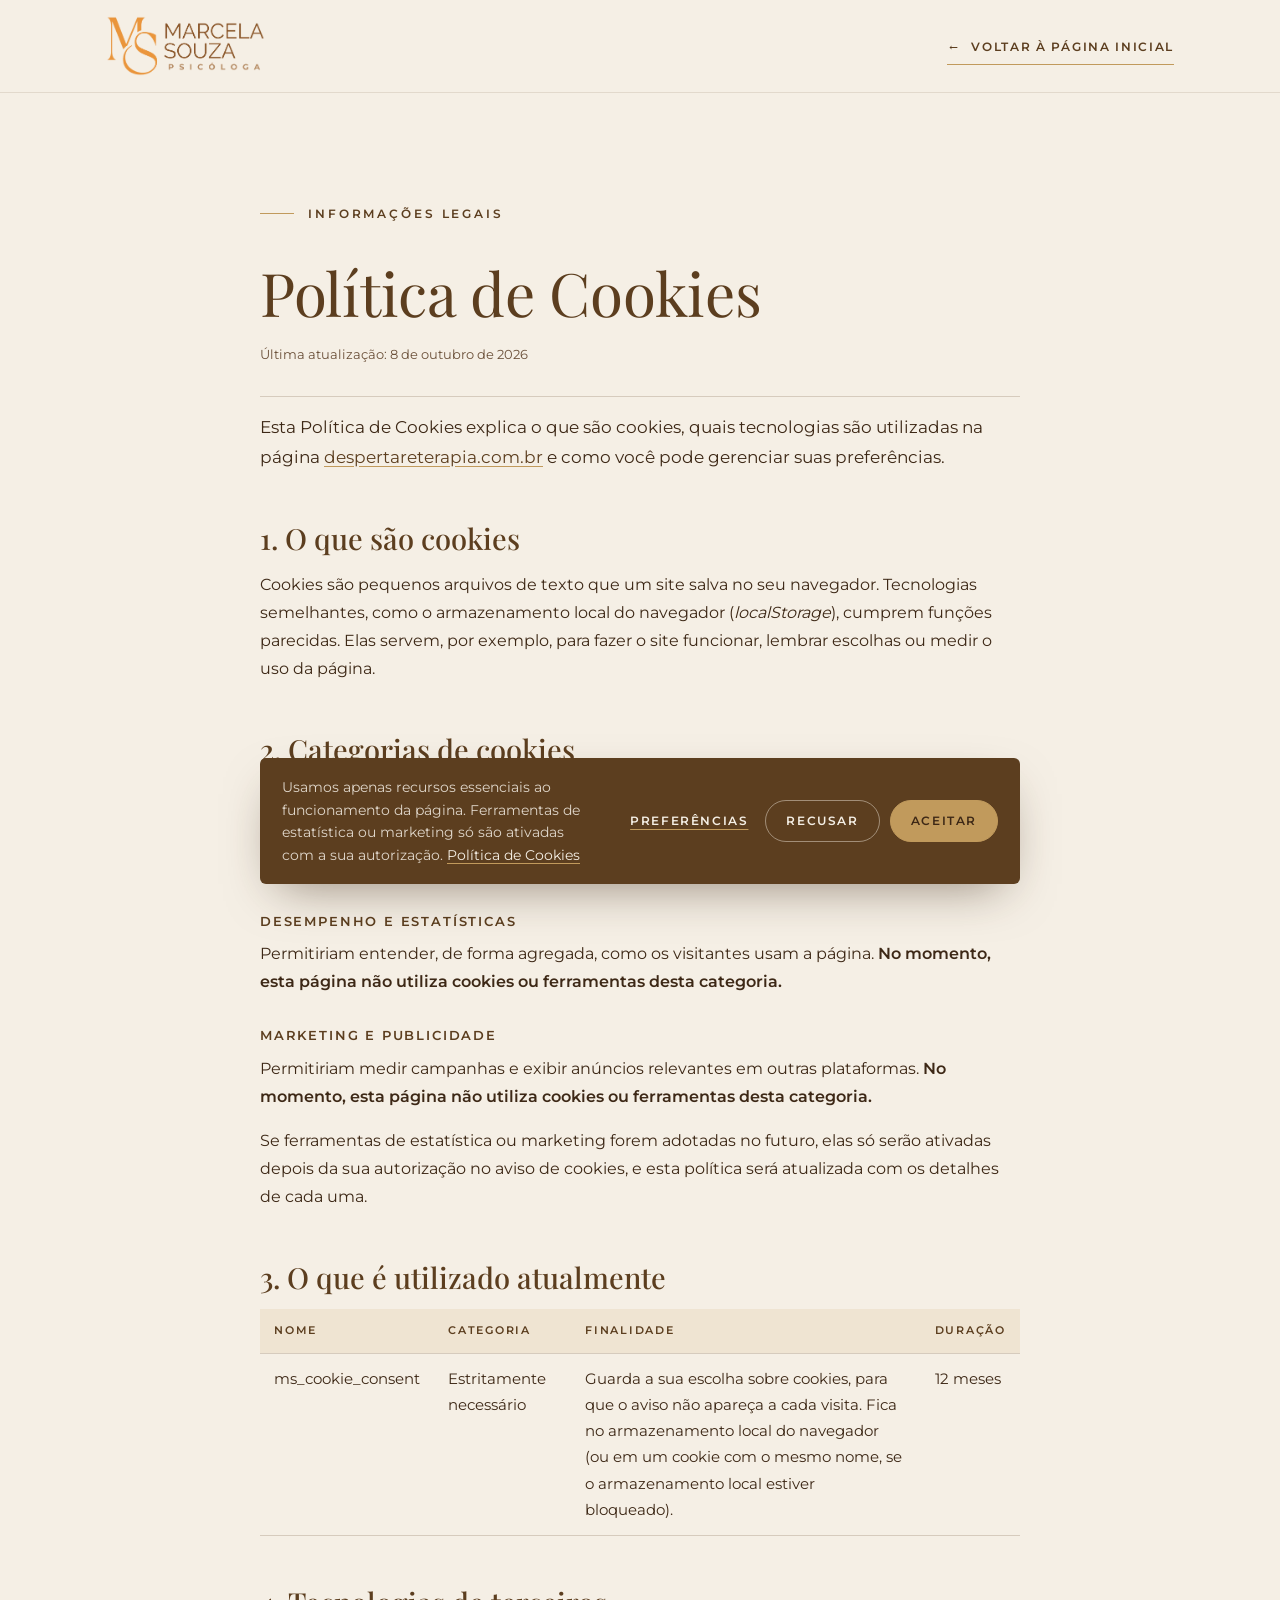
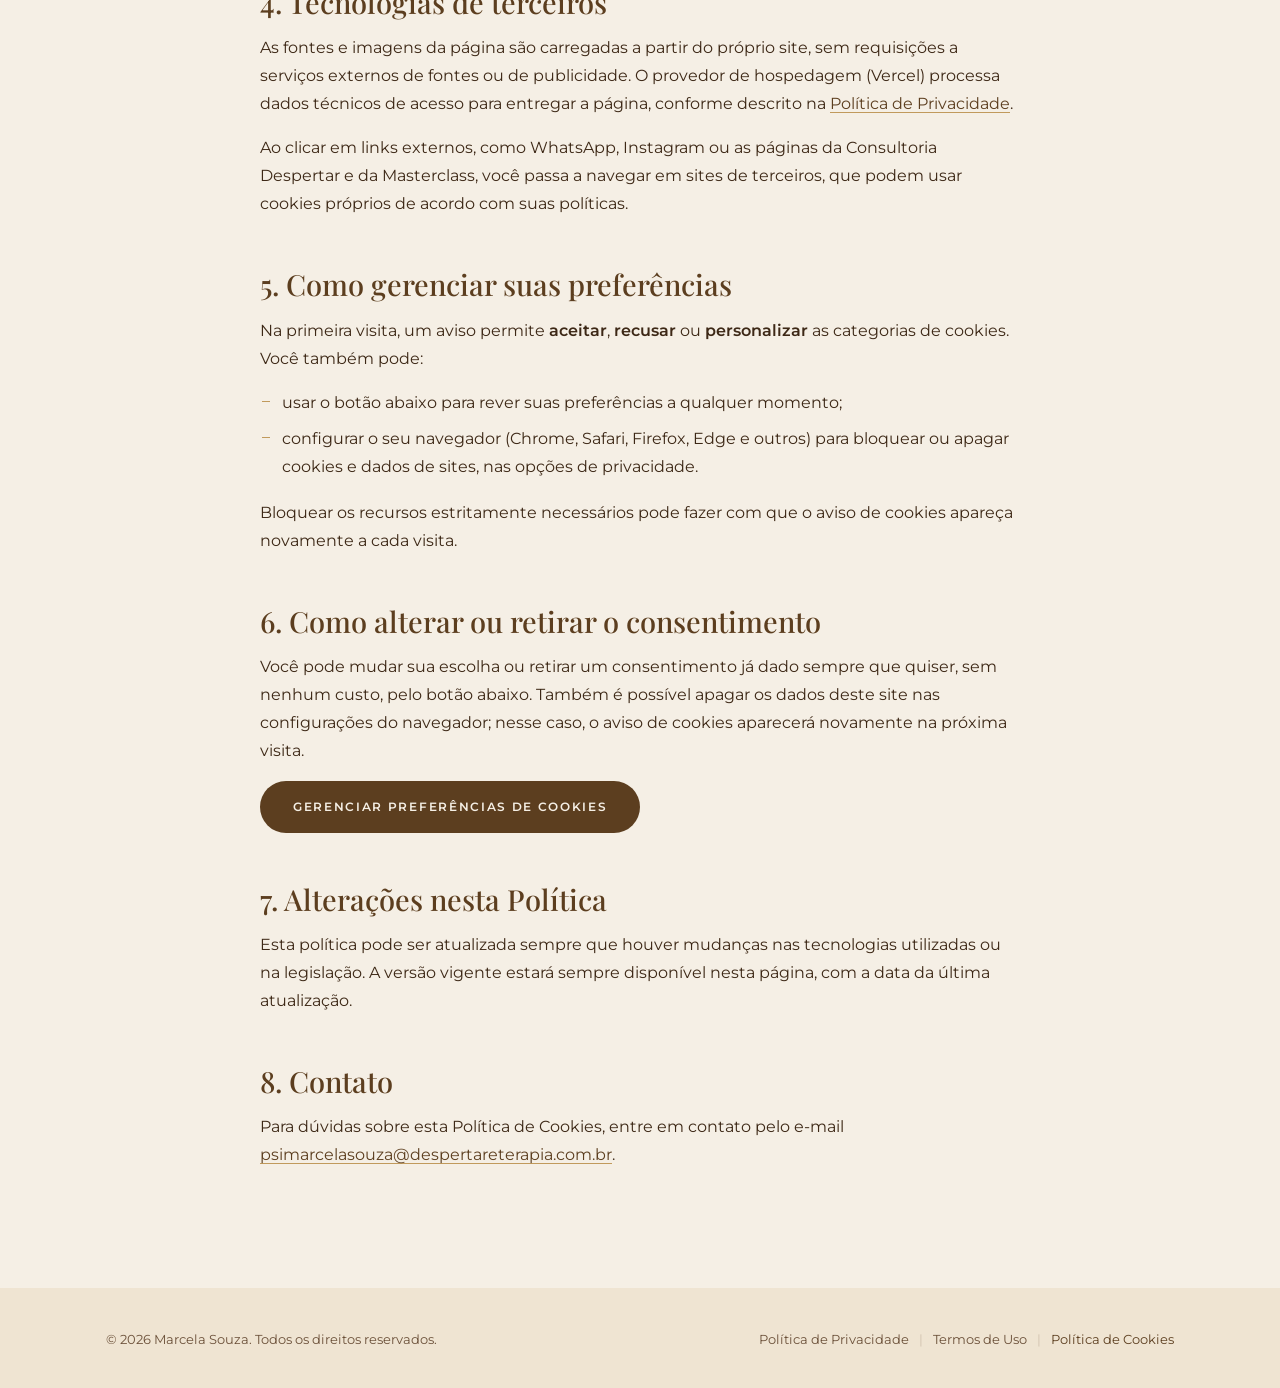
<file: cookies-policy.html>
<!doctype html>
<html lang="pt-BR">
<head>
<meta charset="utf-8">
<meta name="viewport" content="width=device-width, initial-scale=1, viewport-fit=cover">
<title>Política de Cookies | Marcela Souza, psicóloga</title>
<meta name="description" content="Quais cookies e tecnologias semelhantes são usados na página de Marcela Souza, psicóloga, e como gerenciar suas preferências.">
<meta name="robots" content="index, follow">
<link rel="canonical" href="https://despertareterapia.com.br/cookies-policy.html">
<meta name="theme-color" content="#F5EFE5">
<meta property="og:type" content="website">
<meta property="og:locale" content="pt_BR">
<meta property="og:site_name" content="Marcela Souza">
<meta property="og:title" content="Política de Cookies | Marcela Souza">
<meta property="og:description" content="Quais cookies e tecnologias semelhantes são usados na página de Marcela Souza, psicóloga, e como gerenciar suas preferências.">
<meta property="og:url" content="https://despertareterapia.com.br/cookies-policy.html">
<link rel="icon" type="image/png" href="img/favicon.png">
<link rel="apple-touch-icon" href="img/favicon.png">
<link rel="preload" as="font" type="font/woff2" href="fonts/playfair-display-latin-400-normal.woff2" crossorigin>
<link rel="stylesheet" href="legal.css">
</head>
<body>
<header class="lg-header">
  <div class="wrap">
    <a class="lg-brand" href="./" aria-label="Marcela Souza, Psicóloga — voltar à página inicial">
      <picture><source srcset="img/logo-758.webp" type="image/webp"><img src="img/logo.png" alt="Marcela Souza Psicóloga" width="758" height="286"></picture>
    </a>
    <a class="lg-back" href="./"><span aria-hidden="true">←</span><span>Voltar<span class="lg-back-long"> à página inicial</span></span></a>
  </div>
</header>
<main class="lg-main">
  <article class="wrap">
    <div class="lg-doc">
      <p class="lg-eyebrow">Informações legais</p>
      <h1>Política de Cookies</h1>
      <p class="lg-updated">Última atualização: 8 de outubro de 2026</p>
      <p class="lg-intro">Esta Política de Cookies explica o que são cookies, quais tecnologias são utilizadas na página <a href="https://despertareterapia.com.br/">despertareterapia.com.br</a> e como você pode gerenciar suas preferências.</p>

      <h2>1. O que são cookies</h2>
      <p>Cookies são pequenos arquivos de texto que um site salva no seu navegador. Tecnologias semelhantes, como o armazenamento local do navegador (<em>localStorage</em>), cumprem funções parecidas. Elas servem, por exemplo, para fazer o site funcionar, lembrar escolhas ou medir o uso da página.</p>

      <h2>2. Categorias de cookies</h2>
      <h3>Estritamente necessários</h3>
      <p>São indispensáveis para o funcionamento da página e para registrar sua escolha sobre cookies. Não dependem de consentimento e não podem ser desativados nas preferências.</p>
      <h3>Desempenho e estatísticas</h3>
      <p>Permitiriam entender, de forma agregada, como os visitantes usam a página. <strong>No momento, esta página não utiliza cookies ou ferramentas desta categoria.</strong></p>
      <h3>Marketing e publicidade</h3>
      <p>Permitiriam medir campanhas e exibir anúncios relevantes em outras plataformas. <strong>No momento, esta página não utiliza cookies ou ferramentas desta categoria.</strong></p>
      <p>Se ferramentas de estatística ou marketing forem adotadas no futuro, elas só serão ativadas depois da sua autorização no aviso de cookies, e esta política será atualizada com os detalhes de cada uma.</p>

      <h2>3. O que é utilizado atualmente</h2>
      <table class="lg-table">
        <thead><tr><th>Nome</th><th>Categoria</th><th>Finalidade</th><th>Duração</th></tr></thead>
        <tbody>
          <tr>
            <td data-label="Nome">ms_cookie_consent</td>
            <td data-label="Categoria">Estritamente necessário</td>
            <td data-label="Finalidade">Guarda a sua escolha sobre cookies, para que o aviso não apareça a cada visita. Fica no armazenamento local do navegador (ou em um cookie com o mesmo nome, se o armazenamento local estiver bloqueado).</td>
            <td data-label="Duração">12 meses</td>
          </tr>
        </tbody>
      </table>

      <h2>4. Tecnologias de terceiros</h2>
      <p>As fontes e imagens da página são carregadas a partir do próprio site, sem requisições a serviços externos de fontes ou de publicidade. O provedor de hospedagem (Vercel) processa dados técnicos de acesso para entregar a página, conforme descrito na <a href="privacy-policy.html">Política de Privacidade</a>.</p>
      <p>Ao clicar em links externos, como WhatsApp, Instagram ou as páginas da Consultoria Despertar e da Masterclass, você passa a navegar em sites de terceiros, que podem usar cookies próprios de acordo com suas políticas.</p>

      <h2>5. Como gerenciar suas preferências</h2>
      <p>Na primeira visita, um aviso permite <strong>aceitar</strong>, <strong>recusar</strong> ou <strong>personalizar</strong> as categorias de cookies. Você também pode:</p>
      <ul>
        <li>usar o botão abaixo para rever suas preferências a qualquer momento;</li>
        <li>configurar o seu navegador (Chrome, Safari, Firefox, Edge e outros) para bloquear ou apagar cookies e dados de sites, nas opções de privacidade.</li>
      </ul>
      <p>Bloquear os recursos estritamente necessários pode fazer com que o aviso de cookies apareça novamente a cada visita.</p>

      <h2>6. Como alterar ou retirar o consentimento</h2>
      <p>Você pode mudar sua escolha ou retirar um consentimento já dado sempre que quiser, sem nenhum custo, pelo botão abaixo. Também é possível apagar os dados deste site nas configurações do navegador; nesse caso, o aviso de cookies aparecerá novamente na próxima visita.</p>
      <p><button type="button" class="lg-btn" data-cookie-prefs>Gerenciar preferências de cookies</button></p>

      <h2>7. Alterações nesta Política</h2>
      <p>Esta política pode ser atualizada sempre que houver mudanças nas tecnologias utilizadas ou na legislação. A versão vigente estará sempre disponível nesta página, com a data da última atualização.</p>

      <h2>8. Contato</h2>
      <p>Para dúvidas sobre esta Política de Cookies, entre em contato pelo e-mail <a href="mailto:psimarcelasouza@despertareterapia.com.br">psimarcelasouza@despertareterapia.com.br</a>.</p>
    </div>
  </article>
</main>
<footer class="lg-footer">
  <div class="wrap">
    <span>© <span id="ano">2026</span> Marcela Souza. Todos os direitos reservados.</span>
    <nav aria-label="Informações legais"><a href="privacy-policy.html">Política de Privacidade</a> <span class="lg-sep" aria-hidden="true">|</span> <a href="terms-of-use.html">Termos de Uso</a> <span class="lg-sep" aria-hidden="true">|</span> <a href="cookies-policy.html" aria-current="page">Política de Cookies</a></nav>
  </div>
</footer>
<script>(function(){var a=document.getElementById('ano');if(a)a.textContent=new Date().getFullYear();})();</script>
<script src="consent.js" defer></script>
</body>
</html>
</file>
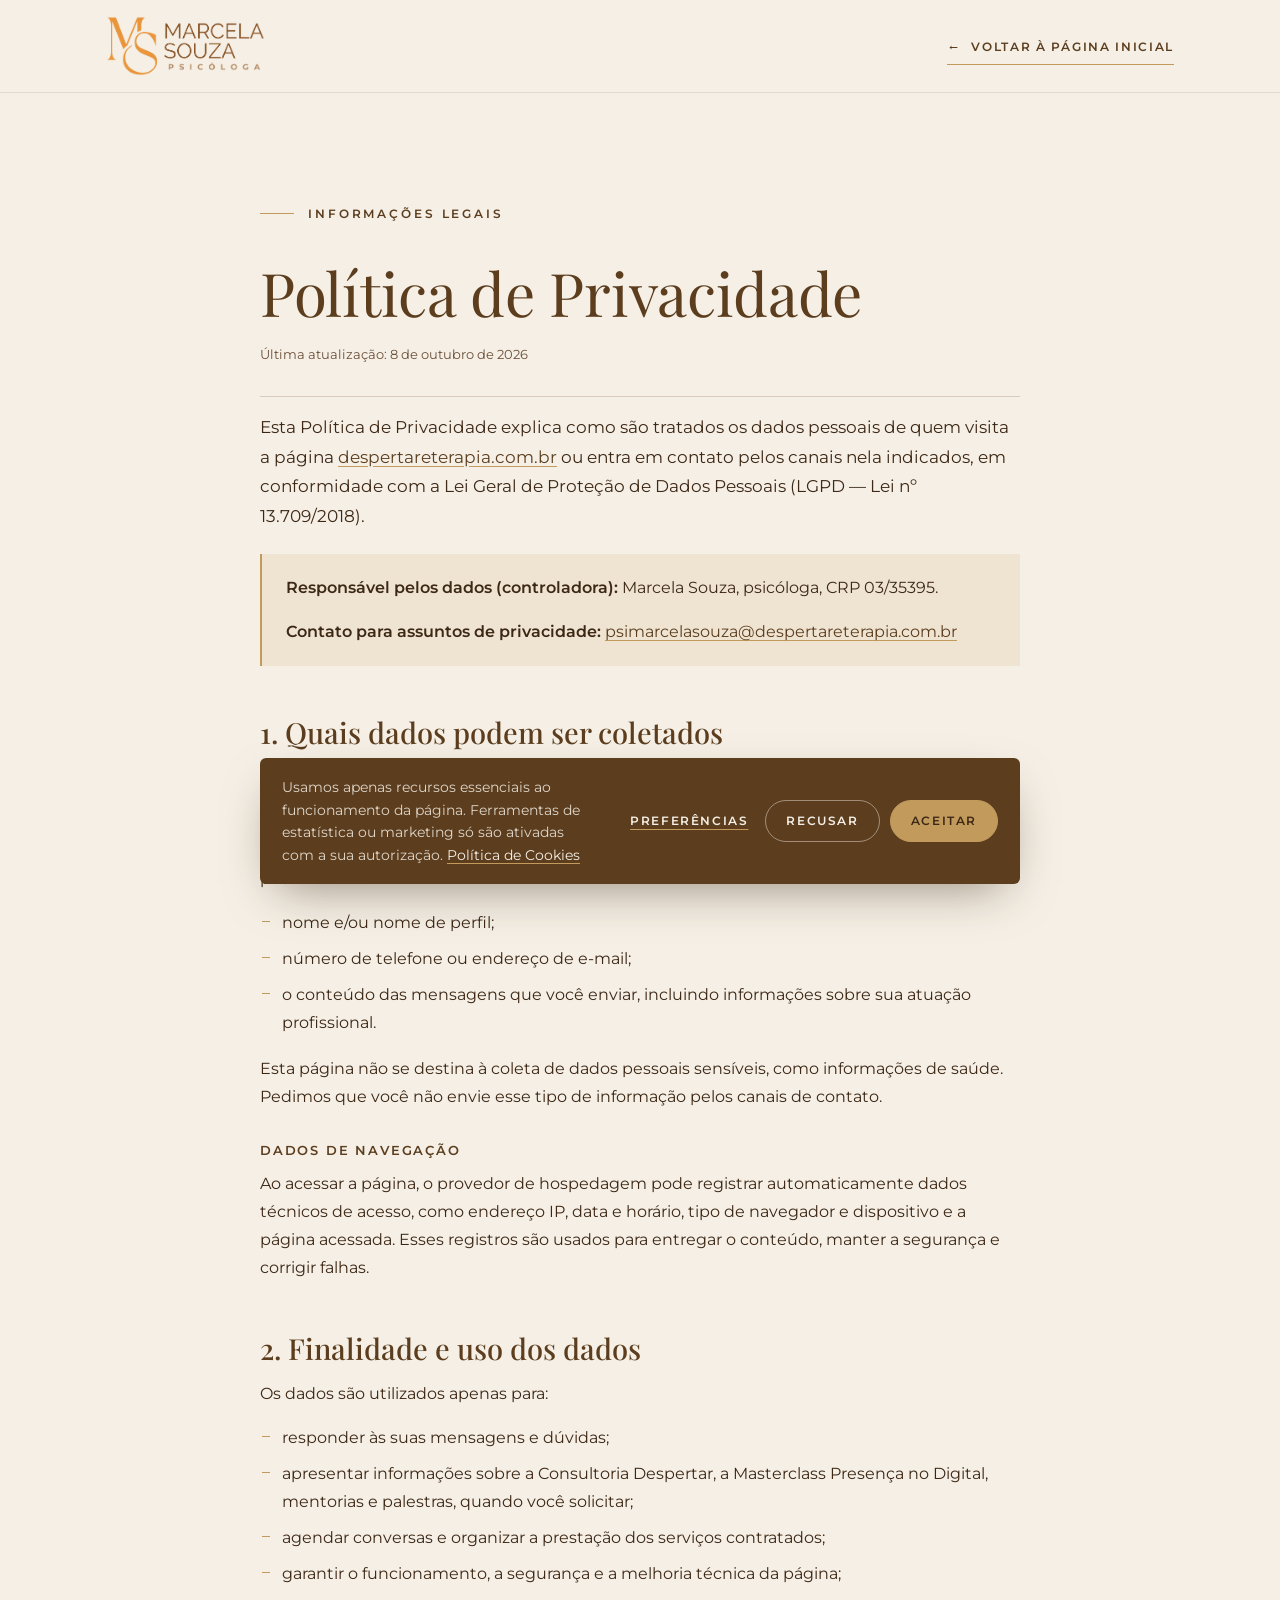
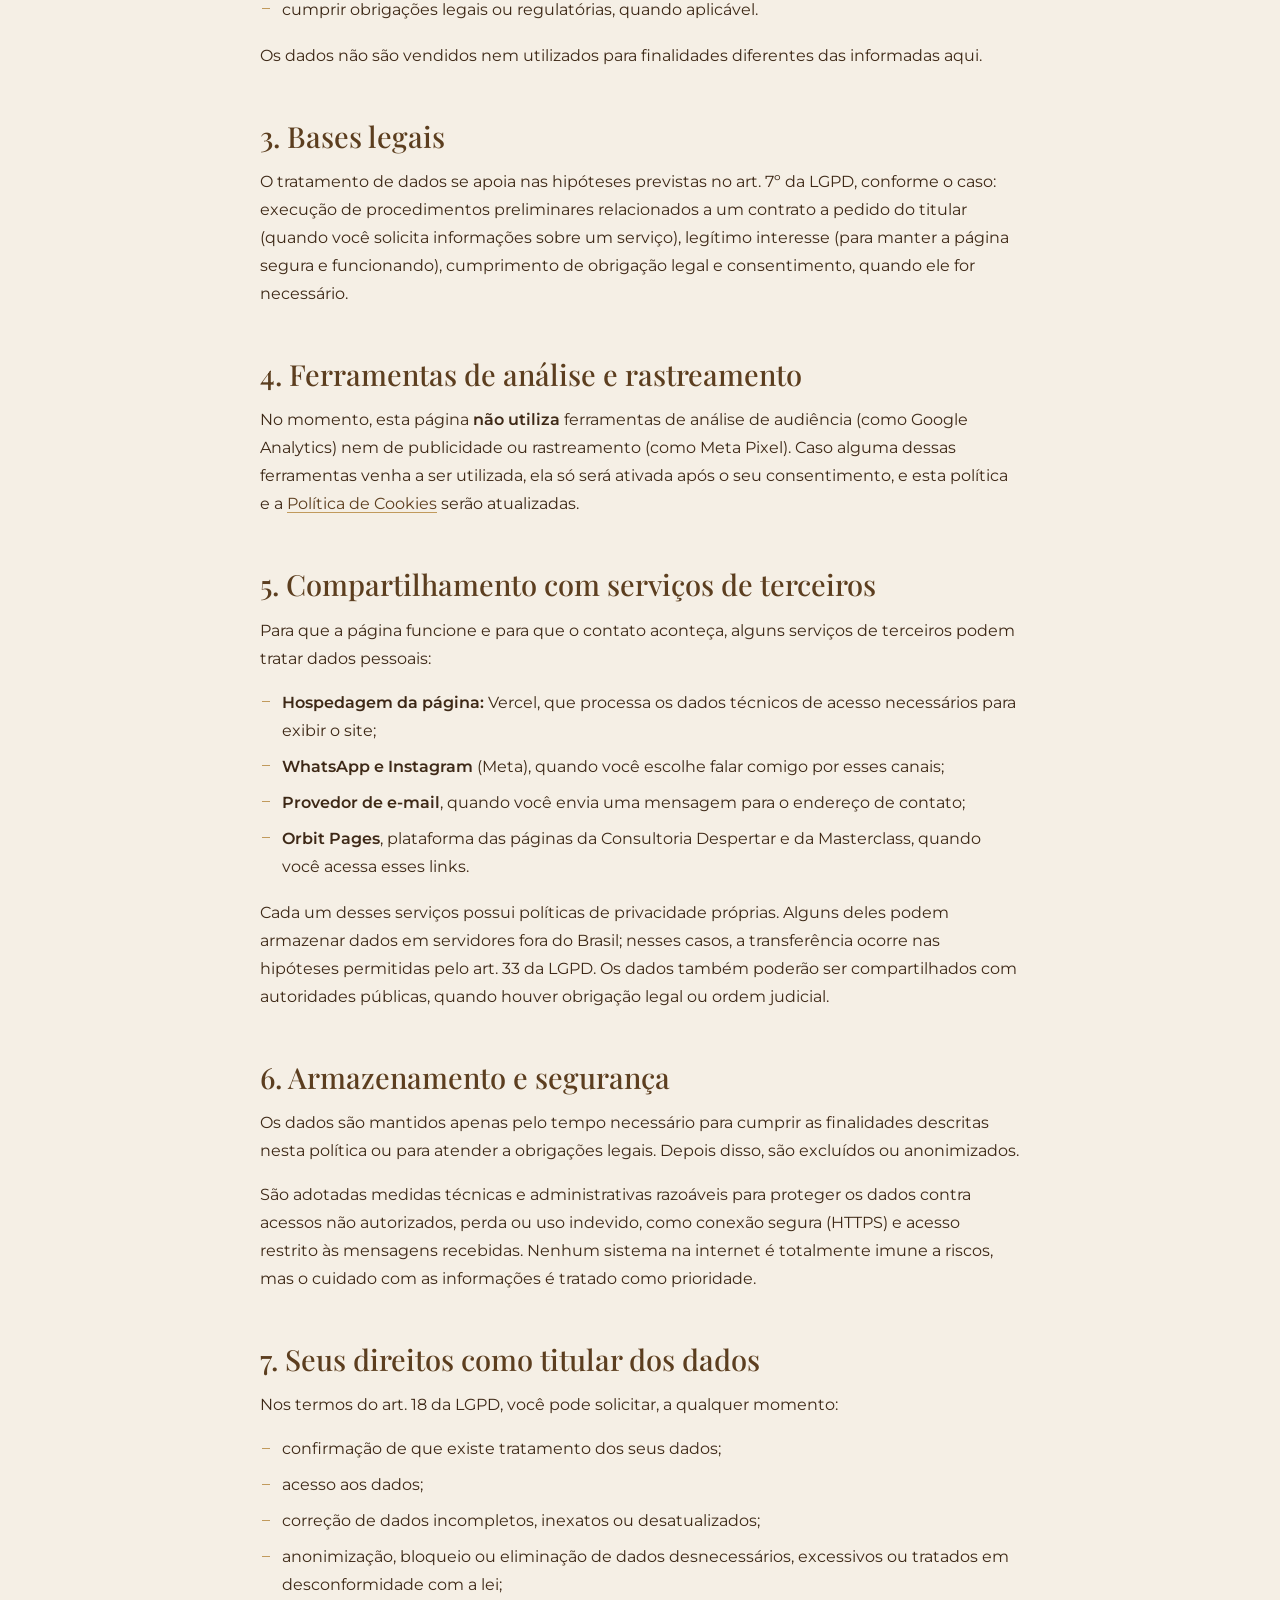
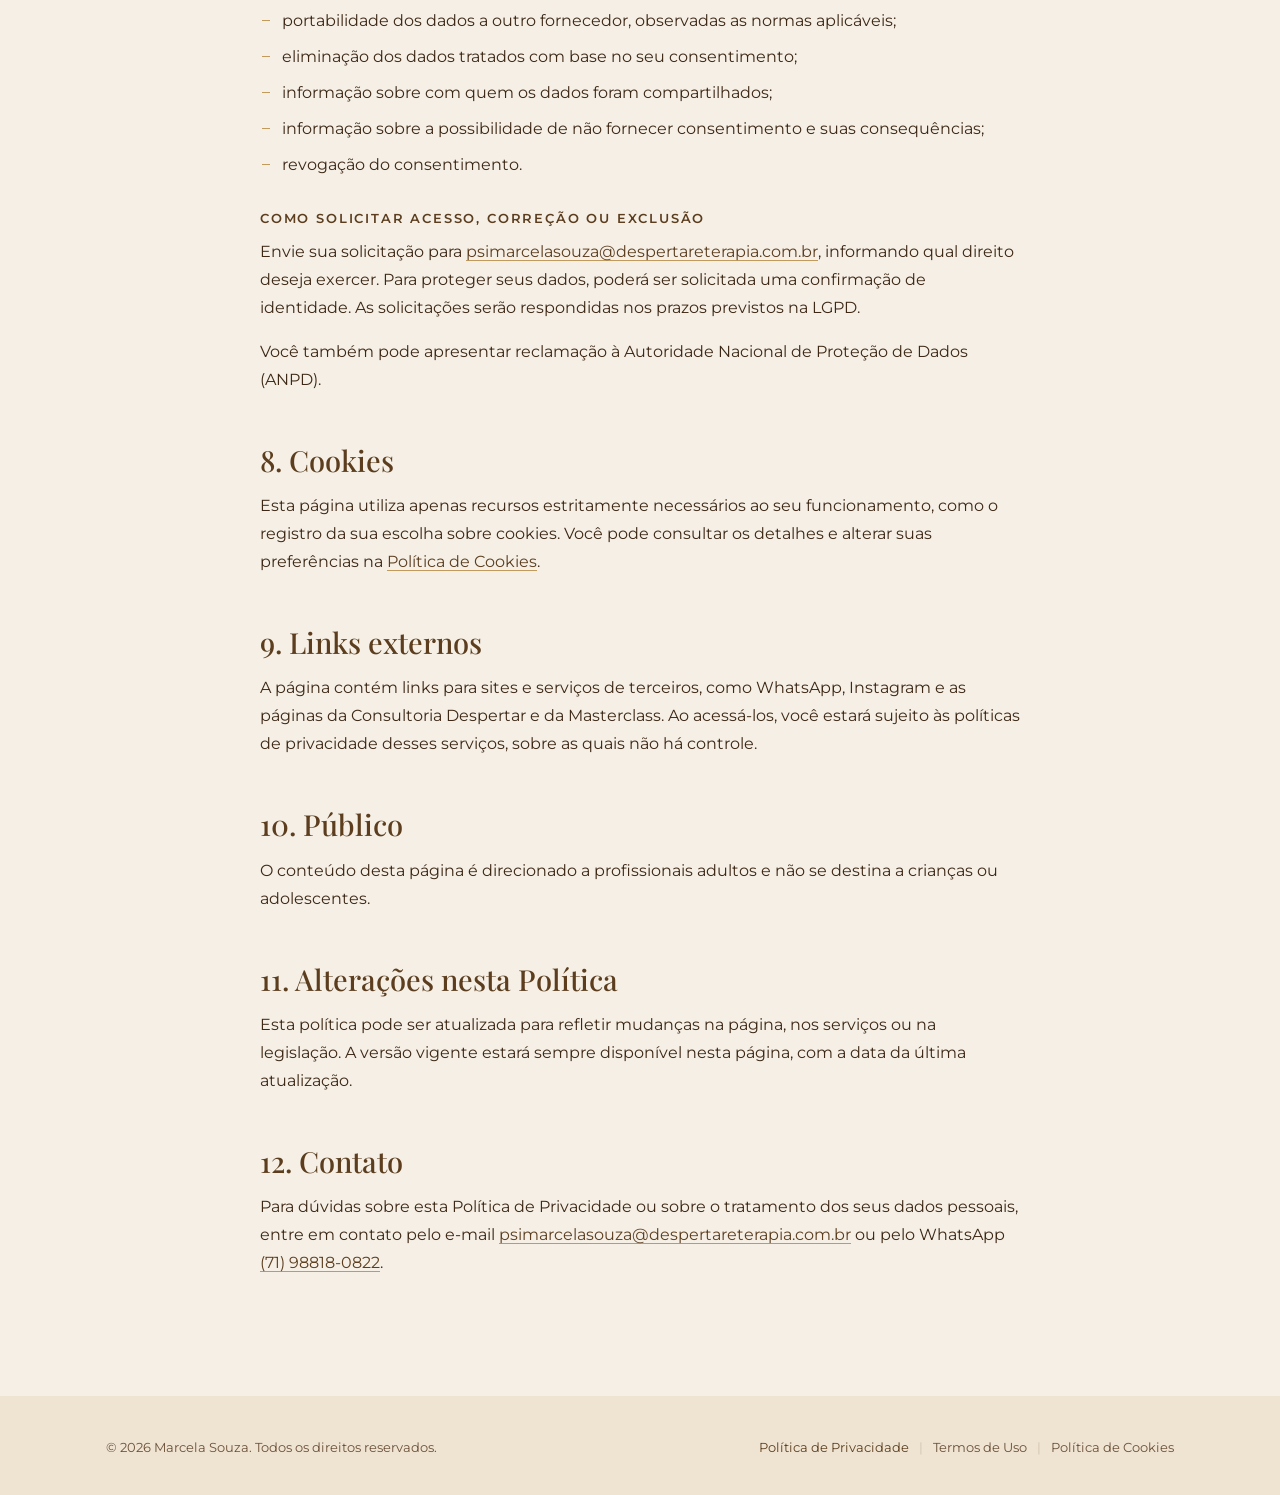
<file: privacy-policy.html>
<!doctype html>
<html lang="pt-BR">
<head>
<meta charset="utf-8">
<meta name="viewport" content="width=device-width, initial-scale=1, viewport-fit=cover">
<title>Política de Privacidade | Marcela Souza, psicóloga</title>
<meta name="description" content="Como são tratados os dados pessoais de quem visita a página de Marcela Souza, psicóloga, conforme a LGPD (Lei nº 13.709/2018).">
<meta name="robots" content="index, follow">
<link rel="canonical" href="https://despertareterapia.com.br/privacy-policy.html">
<meta name="theme-color" content="#F5EFE5">
<meta property="og:type" content="website">
<meta property="og:locale" content="pt_BR">
<meta property="og:site_name" content="Marcela Souza">
<meta property="og:title" content="Política de Privacidade | Marcela Souza">
<meta property="og:description" content="Como são tratados os dados pessoais de quem visita a página de Marcela Souza, psicóloga, conforme a LGPD (Lei nº 13.709/2018).">
<meta property="og:url" content="https://despertareterapia.com.br/privacy-policy.html">
<link rel="icon" type="image/png" href="img/favicon.png">
<link rel="apple-touch-icon" href="img/favicon.png">
<link rel="preload" as="font" type="font/woff2" href="fonts/playfair-display-latin-400-normal.woff2" crossorigin>
<link rel="stylesheet" href="legal.css">
</head>
<body>
<header class="lg-header">
  <div class="wrap">
    <a class="lg-brand" href="./" aria-label="Marcela Souza, Psicóloga — voltar à página inicial">
      <picture><source srcset="img/logo-758.webp" type="image/webp"><img src="img/logo.png" alt="Marcela Souza Psicóloga" width="758" height="286"></picture>
    </a>
    <a class="lg-back" href="./"><span aria-hidden="true">←</span><span>Voltar<span class="lg-back-long"> à página inicial</span></span></a>
  </div>
</header>
<main class="lg-main">
  <article class="wrap">
    <div class="lg-doc">
      <p class="lg-eyebrow">Informações legais</p>
      <h1>Política de Privacidade</h1>
      <p class="lg-updated">Última atualização: 8 de outubro de 2026</p>
      <p class="lg-intro">Esta Política de Privacidade explica como são tratados os dados pessoais de quem visita a página <a href="https://despertareterapia.com.br/">despertareterapia.com.br</a> ou entra em contato pelos canais nela indicados, em conformidade com a Lei Geral de Proteção de Dados Pessoais (LGPD — Lei nº 13.709/2018).</p>
      <!-- PREENCHER (opcional): se houver CNPJ ou endereço profissional, inclua aqui. Ex.: <p><strong>CNPJ:</strong> 00.000.000/0000-00 · <strong>Endereço:</strong> ...</p> -->
      <div class="lg-box">
        <p><strong>Responsável pelos dados (controladora):</strong> Marcela Souza, psicóloga, CRP 03/35395.</p>
        <p><strong>Contato para assuntos de privacidade:</strong> <a href="mailto:psimarcelasouza@despertareterapia.com.br">psimarcelasouza@despertareterapia.com.br</a></p>
      </div>

      <h2>1. Quais dados podem ser coletados</h2>
      <h3>Dados fornecidos voluntariamente</h3>
      <p>Esta página não possui formulários de cadastro. Os dados pessoais só chegam até mim quando você decide entrar em contato por WhatsApp, e-mail ou Instagram. Nesses casos, posso receber:</p>
      <ul>
        <li>nome e/ou nome de perfil;</li>
        <li>número de telefone ou endereço de e-mail;</li>
        <li>o conteúdo das mensagens que você enviar, incluindo informações sobre sua atuação profissional.</li>
      </ul>
      <p>Esta página não se destina à coleta de dados pessoais sensíveis, como informações de saúde. Pedimos que você não envie esse tipo de informação pelos canais de contato.</p>
      <h3>Dados de navegação</h3>
      <p>Ao acessar a página, o provedor de hospedagem pode registrar automaticamente dados técnicos de acesso, como endereço IP, data e horário, tipo de navegador e dispositivo e a página acessada. Esses registros são usados para entregar o conteúdo, manter a segurança e corrigir falhas.</p>

      <h2>2. Finalidade e uso dos dados</h2>
      <p>Os dados são utilizados apenas para:</p>
      <ul>
        <li>responder às suas mensagens e dúvidas;</li>
        <li>apresentar informações sobre a Consultoria Despertar, a Masterclass Presença no Digital, mentorias e palestras, quando você solicitar;</li>
        <li>agendar conversas e organizar a prestação dos serviços contratados;</li>
        <li>garantir o funcionamento, a segurança e a melhoria técnica da página;</li>
        <li>cumprir obrigações legais ou regulatórias, quando aplicável.</li>
      </ul>
      <p>Os dados não são vendidos nem utilizados para finalidades diferentes das informadas aqui.</p>

      <h2>3. Bases legais</h2>
      <p>O tratamento de dados se apoia nas hipóteses previstas no art. 7º da LGPD, conforme o caso: execução de procedimentos preliminares relacionados a um contrato a pedido do titular (quando você solicita informações sobre um serviço), legítimo interesse (para manter a página segura e funcionando), cumprimento de obrigação legal e consentimento, quando ele for necessário.</p>

      <h2>4. Ferramentas de análise e rastreamento</h2>
      <p>No momento, esta página <strong>não utiliza</strong> ferramentas de análise de audiência (como Google Analytics) nem de publicidade ou rastreamento (como Meta Pixel). Caso alguma dessas ferramentas venha a ser utilizada, ela só será ativada após o seu consentimento, e esta política e a <a href="cookies-policy.html">Política de Cookies</a> serão atualizadas.</p>

      <h2>5. Compartilhamento com serviços de terceiros</h2>
      <p>Para que a página funcione e para que o contato aconteça, alguns serviços de terceiros podem tratar dados pessoais:</p>
      <ul>
        <li><strong>Hospedagem da página:</strong> Vercel, que processa os dados técnicos de acesso necessários para exibir o site;</li>
        <li><strong>WhatsApp e Instagram</strong> (Meta), quando você escolhe falar comigo por esses canais;</li>
        <li><strong>Provedor de e-mail</strong>, quando você envia uma mensagem para o endereço de contato;</li>
        <li><strong>Orbit Pages</strong>, plataforma das páginas da Consultoria Despertar e da Masterclass, quando você acessa esses links.</li>
      </ul>
      <p>Cada um desses serviços possui políticas de privacidade próprias. Alguns deles podem armazenar dados em servidores fora do Brasil; nesses casos, a transferência ocorre nas hipóteses permitidas pelo art. 33 da LGPD. Os dados também poderão ser compartilhados com autoridades públicas, quando houver obrigação legal ou ordem judicial.</p>

      <h2>6. Armazenamento e segurança</h2>
      <p>Os dados são mantidos apenas pelo tempo necessário para cumprir as finalidades descritas nesta política ou para atender a obrigações legais. Depois disso, são excluídos ou anonimizados.</p>
      <p>São adotadas medidas técnicas e administrativas razoáveis para proteger os dados contra acessos não autorizados, perda ou uso indevido, como conexão segura (HTTPS) e acesso restrito às mensagens recebidas. Nenhum sistema na internet é totalmente imune a riscos, mas o cuidado com as informações é tratado como prioridade.</p>

      <h2>7. Seus direitos como titular dos dados</h2>
      <p>Nos termos do art. 18 da LGPD, você pode solicitar, a qualquer momento:</p>
      <ul>
        <li>confirmação de que existe tratamento dos seus dados;</li>
        <li>acesso aos dados;</li>
        <li>correção de dados incompletos, inexatos ou desatualizados;</li>
        <li>anonimização, bloqueio ou eliminação de dados desnecessários, excessivos ou tratados em desconformidade com a lei;</li>
        <li>portabilidade dos dados a outro fornecedor, observadas as normas aplicáveis;</li>
        <li>eliminação dos dados tratados com base no seu consentimento;</li>
        <li>informação sobre com quem os dados foram compartilhados;</li>
        <li>informação sobre a possibilidade de não fornecer consentimento e suas consequências;</li>
        <li>revogação do consentimento.</li>
      </ul>
      <h3>Como solicitar acesso, correção ou exclusão</h3>
      <p>Envie sua solicitação para <a href="mailto:psimarcelasouza@despertareterapia.com.br">psimarcelasouza@despertareterapia.com.br</a>, informando qual direito deseja exercer. Para proteger seus dados, poderá ser solicitada uma confirmação de identidade. As solicitações serão respondidas nos prazos previstos na LGPD.</p>
      <p>Você também pode apresentar reclamação à Autoridade Nacional de Proteção de Dados (ANPD).</p>

      <h2>8. Cookies</h2>
      <p>Esta página utiliza apenas recursos estritamente necessários ao seu funcionamento, como o registro da sua escolha sobre cookies. Você pode consultar os detalhes e alterar suas preferências na <a href="cookies-policy.html">Política de Cookies</a>.</p>

      <h2>9. Links externos</h2>
      <p>A página contém links para sites e serviços de terceiros, como WhatsApp, Instagram e as páginas da Consultoria Despertar e da Masterclass. Ao acessá-los, você estará sujeito às políticas de privacidade desses serviços, sobre as quais não há controle.</p>

      <h2>10. Público</h2>
      <p>O conteúdo desta página é direcionado a profissionais adultos e não se destina a crianças ou adolescentes.</p>

      <h2>11. Alterações nesta Política</h2>
      <p>Esta política pode ser atualizada para refletir mudanças na página, nos serviços ou na legislação. A versão vigente estará sempre disponível nesta página, com a data da última atualização.</p>

      <h2>12. Contato</h2>
      <p>Para dúvidas sobre esta Política de Privacidade ou sobre o tratamento dos seus dados pessoais, entre em contato pelo e-mail <a href="mailto:psimarcelasouza@despertareterapia.com.br">psimarcelasouza@despertareterapia.com.br</a> ou pelo WhatsApp <a href="https://wa.me/5571988180822" target="_blank" rel="noopener">(71) 98818-0822</a>.</p>
      <!-- PREENCHER (opcional): se for nomeado(a) um(a) Encarregado(a) pelo Tratamento de Dados (DPO), informe aqui nome e contato. -->
    </div>
  </article>
</main>
<footer class="lg-footer">
  <div class="wrap">
    <span>© <span id="ano">2026</span> Marcela Souza. Todos os direitos reservados.</span>
    <nav aria-label="Informações legais"><a href="privacy-policy.html" aria-current="page">Política de Privacidade</a> <span class="lg-sep" aria-hidden="true">|</span> <a href="terms-of-use.html">Termos de Uso</a> <span class="lg-sep" aria-hidden="true">|</span> <a href="cookies-policy.html">Política de Cookies</a></nav>
  </div>
</footer>
<script>(function(){var a=document.getElementById('ano');if(a)a.textContent=new Date().getFullYear();})();</script>
<script src="consent.js" defer></script>
</body>
</html>
</file>
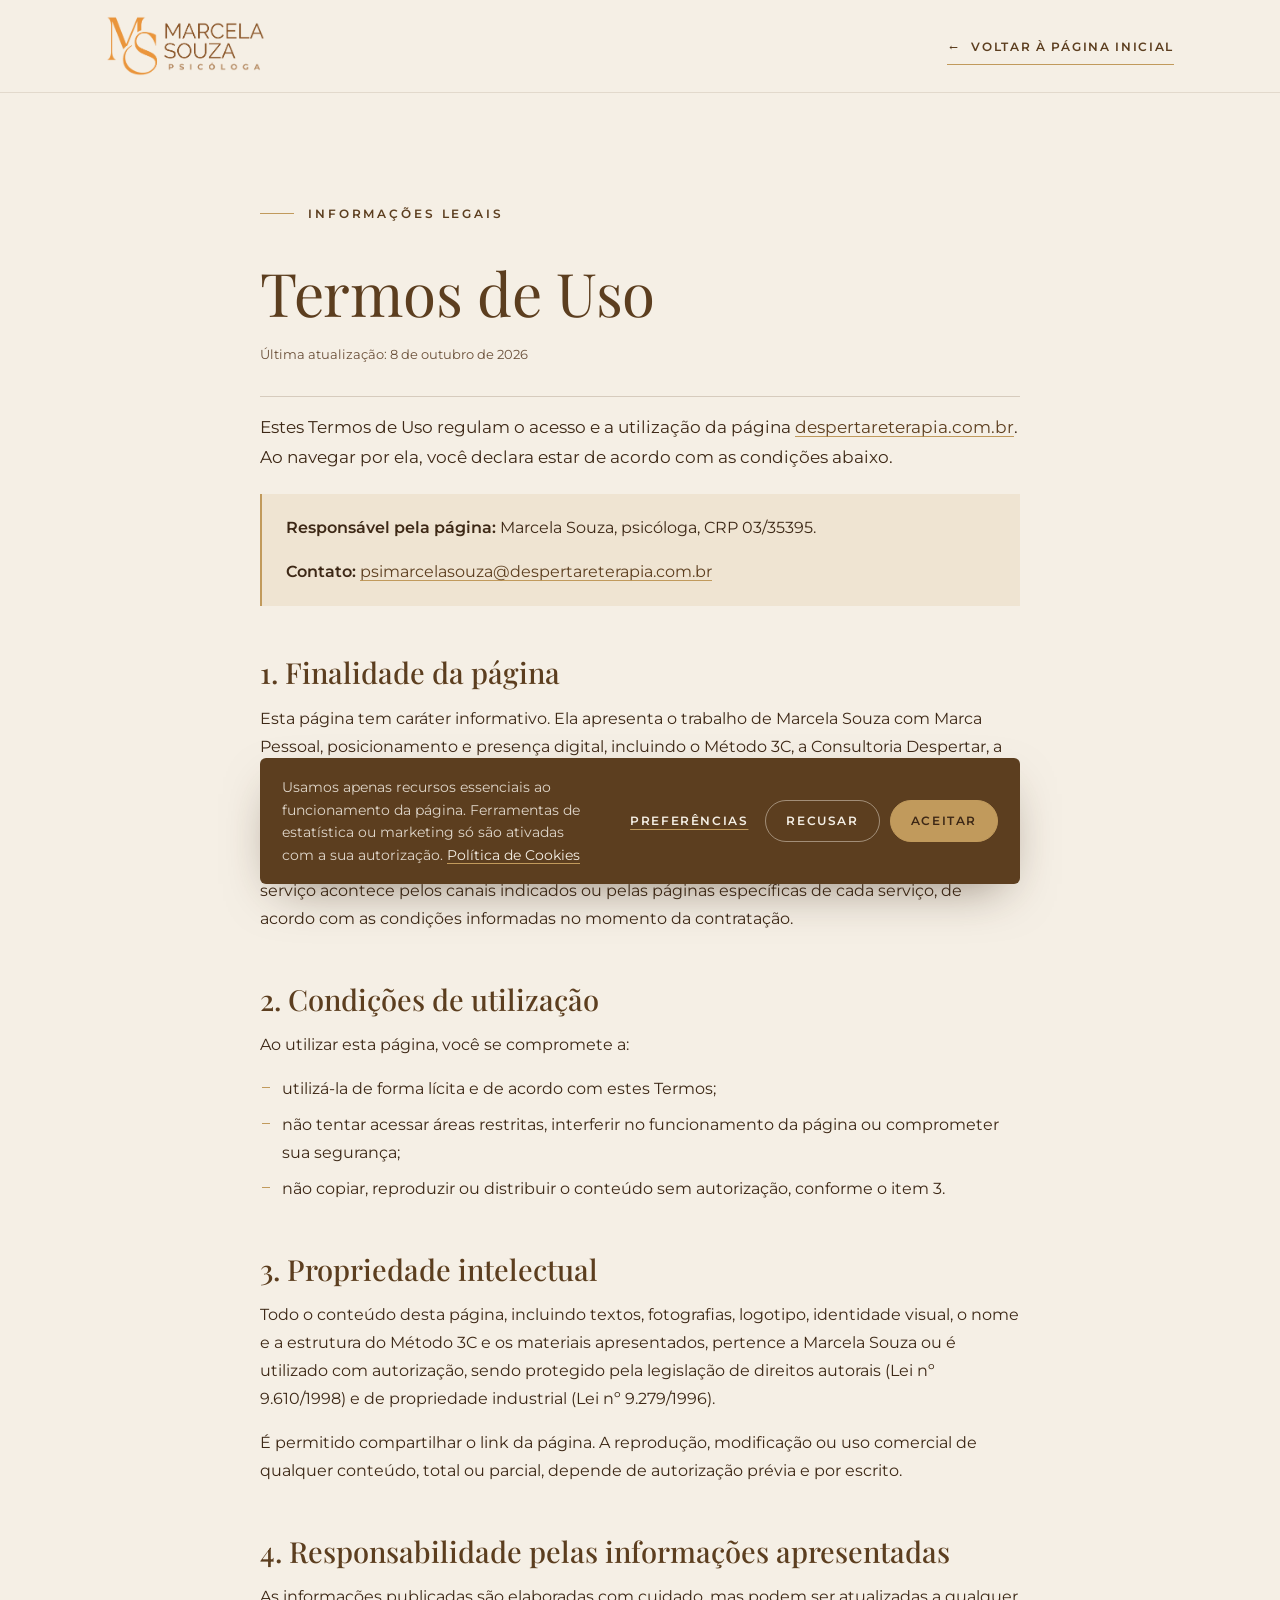
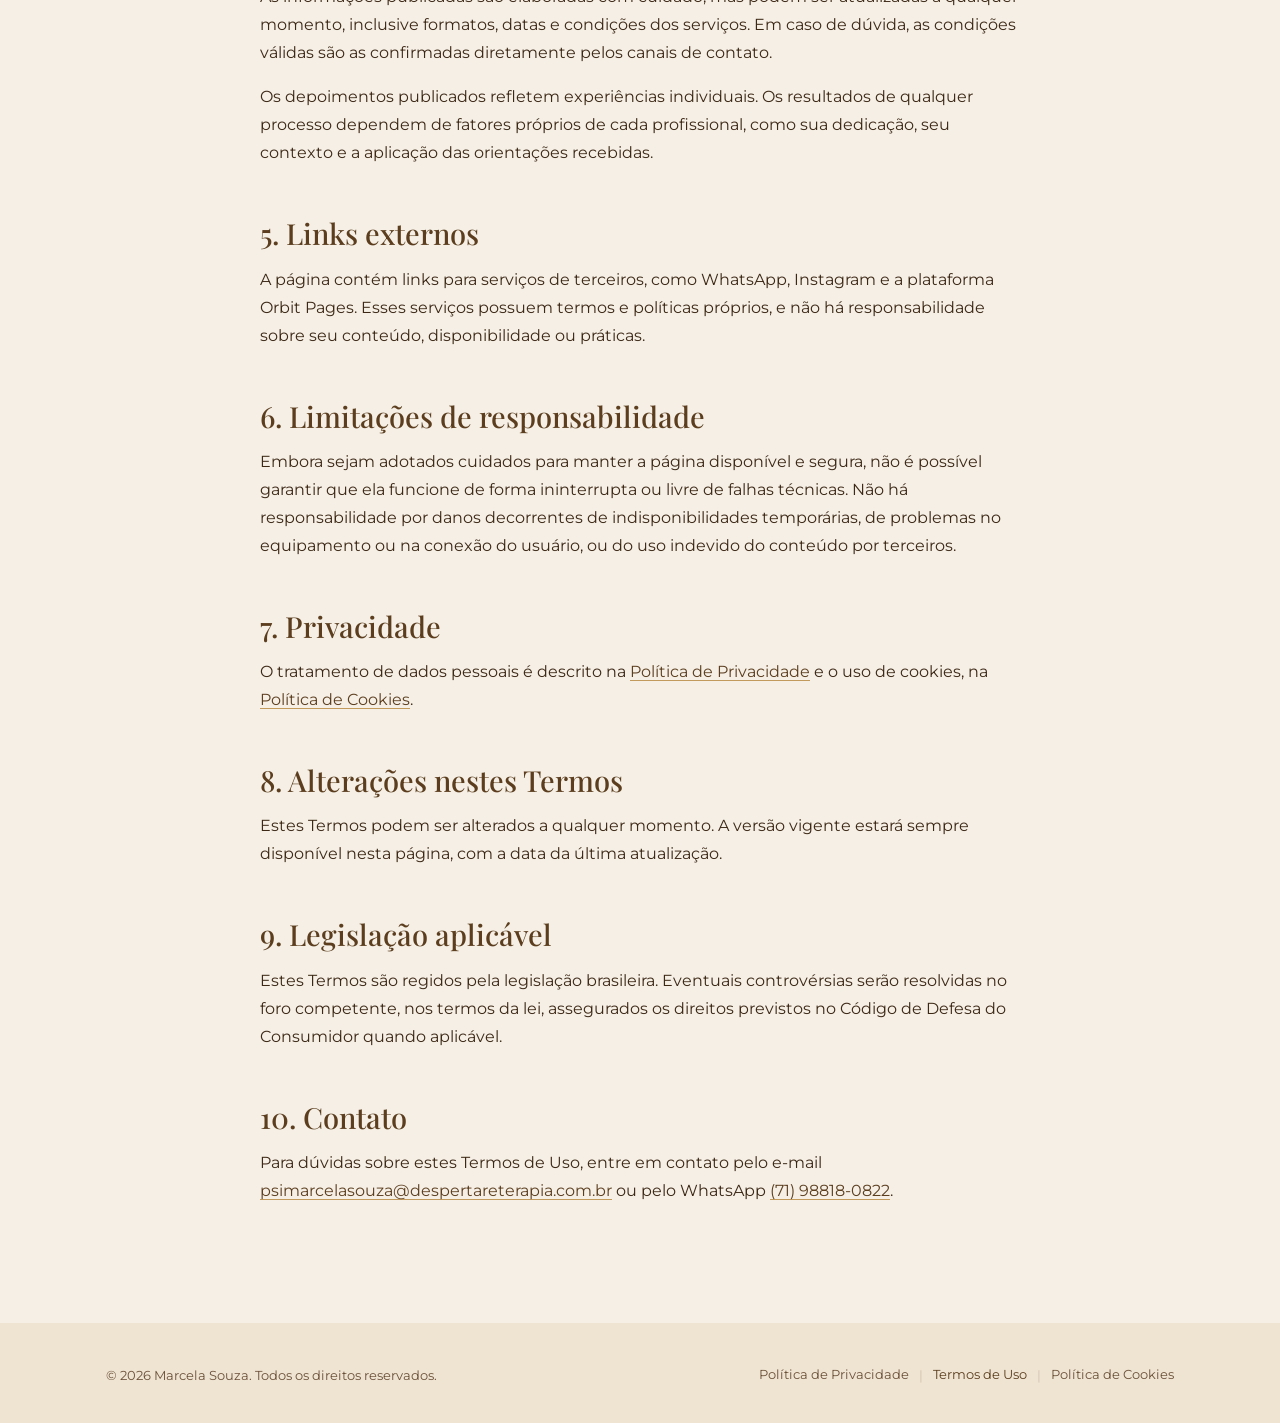
<file: terms-of-use.html>
<!doctype html>
<html lang="pt-BR">
<head>
<meta charset="utf-8">
<meta name="viewport" content="width=device-width, initial-scale=1, viewport-fit=cover">
<title>Termos de Uso | Marcela Souza, psicóloga</title>
<meta name="description" content="Condições de uso da página de Marcela Souza, psicóloga: finalidade, propriedade intelectual, responsabilidades e legislação aplicável.">
<meta name="robots" content="index, follow">
<link rel="canonical" href="https://despertareterapia.com.br/terms-of-use.html">
<meta name="theme-color" content="#F5EFE5">
<meta property="og:type" content="website">
<meta property="og:locale" content="pt_BR">
<meta property="og:site_name" content="Marcela Souza">
<meta property="og:title" content="Termos de Uso | Marcela Souza">
<meta property="og:description" content="Condições de uso da página de Marcela Souza, psicóloga: finalidade, propriedade intelectual, responsabilidades e legislação aplicável.">
<meta property="og:url" content="https://despertareterapia.com.br/terms-of-use.html">
<link rel="icon" type="image/png" href="img/favicon.png">
<link rel="apple-touch-icon" href="img/favicon.png">
<link rel="preload" as="font" type="font/woff2" href="fonts/playfair-display-latin-400-normal.woff2" crossorigin>
<link rel="stylesheet" href="legal.css">
</head>
<body>
<header class="lg-header">
  <div class="wrap">
    <a class="lg-brand" href="./" aria-label="Marcela Souza, Psicóloga — voltar à página inicial">
      <picture><source srcset="img/logo-758.webp" type="image/webp"><img src="img/logo.png" alt="Marcela Souza Psicóloga" width="758" height="286"></picture>
    </a>
    <a class="lg-back" href="./"><span aria-hidden="true">←</span><span>Voltar<span class="lg-back-long"> à página inicial</span></span></a>
  </div>
</header>
<main class="lg-main">
  <article class="wrap">
    <div class="lg-doc">
      <p class="lg-eyebrow">Informações legais</p>
      <h1>Termos de Uso</h1>
      <p class="lg-updated">Última atualização: 8 de outubro de 2026</p>
      <p class="lg-intro">Estes Termos de Uso regulam o acesso e a utilização da página <a href="https://despertareterapia.com.br/">despertareterapia.com.br</a>. Ao navegar por ela, você declara estar de acordo com as condições abaixo.</p>
      <!-- PREENCHER (opcional): se houver CNPJ ou endereço profissional, inclua aqui. Ex.: <p><strong>CNPJ:</strong> 00.000.000/0000-00 · <strong>Endereço:</strong> ...</p> -->
      <div class="lg-box">
        <p><strong>Responsável pela página:</strong> Marcela Souza, psicóloga, CRP 03/35395.</p>
        <p><strong>Contato:</strong> <a href="mailto:psimarcelasouza@despertareterapia.com.br">psimarcelasouza@despertareterapia.com.br</a></p>
      </div>

      <h2>1. Finalidade da página</h2>
      <p>Esta página tem caráter informativo. Ela apresenta o trabalho de Marcela Souza com Marca Pessoal, posicionamento e presença digital, incluindo o Método 3C, a Consultoria Despertar, a Masterclass Presença no Digital, mentorias e palestras.</p>
      <p>A Consultoria Despertar e os demais serviços aqui apresentados não se tratam de psicoterapia.</p>
      <p>As informações publicadas não constituem uma oferta vinculante. A contratação de qualquer serviço acontece pelos canais indicados ou pelas páginas específicas de cada serviço, de acordo com as condições informadas no momento da contratação.</p>

      <h2>2. Condições de utilização</h2>
      <p>Ao utilizar esta página, você se compromete a:</p>
      <ul>
        <li>utilizá-la de forma lícita e de acordo com estes Termos;</li>
        <li>não tentar acessar áreas restritas, interferir no funcionamento da página ou comprometer sua segurança;</li>
        <li>não copiar, reproduzir ou distribuir o conteúdo sem autorização, conforme o item 3.</li>
      </ul>

      <h2>3. Propriedade intelectual</h2>
      <p>Todo o conteúdo desta página, incluindo textos, fotografias, logotipo, identidade visual, o nome e a estrutura do Método 3C e os materiais apresentados, pertence a Marcela Souza ou é utilizado com autorização, sendo protegido pela legislação de direitos autorais (Lei nº 9.610/1998) e de propriedade industrial (Lei nº 9.279/1996).</p>
      <p>É permitido compartilhar o link da página. A reprodução, modificação ou uso comercial de qualquer conteúdo, total ou parcial, depende de autorização prévia e por escrito.</p>

      <h2>4. Responsabilidade pelas informações apresentadas</h2>
      <p>As informações publicadas são elaboradas com cuidado, mas podem ser atualizadas a qualquer momento, inclusive formatos, datas e condições dos serviços. Em caso de dúvida, as condições válidas são as confirmadas diretamente pelos canais de contato.</p>
      <p>Os depoimentos publicados refletem experiências individuais. Os resultados de qualquer processo dependem de fatores próprios de cada profissional, como sua dedicação, seu contexto e a aplicação das orientações recebidas.</p>

      <h2>5. Links externos</h2>
      <p>A página contém links para serviços de terceiros, como WhatsApp, Instagram e a plataforma Orbit Pages. Esses serviços possuem termos e políticas próprios, e não há responsabilidade sobre seu conteúdo, disponibilidade ou práticas.</p>

      <h2>6. Limitações de responsabilidade</h2>
      <p>Embora sejam adotados cuidados para manter a página disponível e segura, não é possível garantir que ela funcione de forma ininterrupta ou livre de falhas técnicas. Não há responsabilidade por danos decorrentes de indisponibilidades temporárias, de problemas no equipamento ou na conexão do usuário, ou do uso indevido do conteúdo por terceiros.</p>

      <h2>7. Privacidade</h2>
      <p>O tratamento de dados pessoais é descrito na <a href="privacy-policy.html">Política de Privacidade</a> e o uso de cookies, na <a href="cookies-policy.html">Política de Cookies</a>.</p>

      <h2>8. Alterações nestes Termos</h2>
      <p>Estes Termos podem ser alterados a qualquer momento. A versão vigente estará sempre disponível nesta página, com a data da última atualização.</p>

      <h2>9. Legislação aplicável</h2>
      <p>Estes Termos são regidos pela legislação brasileira. Eventuais controvérsias serão resolvidas no foro competente, nos termos da lei, assegurados os direitos previstos no Código de Defesa do Consumidor quando aplicável.</p>

      <h2>10. Contato</h2>
      <p>Para dúvidas sobre estes Termos de Uso, entre em contato pelo e-mail <a href="mailto:psimarcelasouza@despertareterapia.com.br">psimarcelasouza@despertareterapia.com.br</a> ou pelo WhatsApp <a href="https://wa.me/5571988180822" target="_blank" rel="noopener">(71) 98818-0822</a>.</p>
    </div>
  </article>
</main>
<footer class="lg-footer">
  <div class="wrap">
    <span>© <span id="ano">2026</span> Marcela Souza. Todos os direitos reservados.</span>
    <nav aria-label="Informações legais"><a href="privacy-policy.html">Política de Privacidade</a> <span class="lg-sep" aria-hidden="true">|</span> <a href="terms-of-use.html" aria-current="page">Termos de Uso</a> <span class="lg-sep" aria-hidden="true">|</span> <a href="cookies-policy.html">Política de Cookies</a></nav>
  </div>
</footer>
<script>(function(){var a=document.getElementById('ano');if(a)a.textContent=new Date().getFullYear();})();</script>
<script src="consent.js" defer></script>
</body>
</html>
</file>
<file: legal.css>
/* Páginas legais — Marcela Souza. Mesma identidade da landing page (cores, fontes e espaçamentos). */
@font-face{font-family:'PF Times';font-style:normal;font-weight:400;src:local('Times New Roman'),local('TimesNewRomanPSMT'),local('Liberation Serif'),local('Tinos');size-adjust:111.26%;ascent-override:97.25%;descent-override:22.56%;line-gap-override:0%}
@font-face{font-family:'PF Times';font-style:italic;font-weight:400;src:local('Times New Roman Italic'),local('TimesNewRomanPS-ItalicMT'),local('Liberation Serif Italic'),local('Tinos Italic');size-adjust:106.3%;ascent-override:101.8%;descent-override:23.61%;line-gap-override:0%}
@font-face{font-family:'PF DejaVu';font-style:normal;font-weight:400;src:local('DejaVu Serif');size-adjust:87.29%;ascent-override:123.95%;descent-override:28.75%;line-gap-override:0%}
@font-face{font-family:'PF DejaVu';font-style:italic;font-weight:400;src:local('DejaVu Serif Italic');size-adjust:83.4%;ascent-override:129.74%;descent-override:30.1%;line-gap-override:0%}
@font-face{font-family:'MS Arial';font-style:normal;font-weight:400;src:local('Arial'),local('ArialMT'),local('Liberation Sans'),local('Arimo');size-adjust:112.83%;ascent-override:85.79%;descent-override:22.25%;line-gap-override:0%}
@font-face{font-family:'MS Arial';font-style:normal;font-weight:600;src:local('Arial Bold'),local('Arial-BoldMT'),local('Liberation Sans Bold'),local('Arimo Bold');size-adjust:108.6%;ascent-override:89.13%;descent-override:23.11%;line-gap-override:0%}
@font-face{font-family:'MS DejaVu';font-style:normal;font-weight:400;src:local('DejaVu Sans');size-adjust:99.48%;ascent-override:97.31%;descent-override:25.23%;line-gap-override:0%}
@font-face{font-family:'MS DejaVu';font-style:normal;font-weight:600;src:local('DejaVu Sans Bold');size-adjust:91.16%;ascent-override:106.19%;descent-override:27.53%;line-gap-override:0%}
@font-face{font-family:'Montserrat';font-style:normal;font-weight:400;font-display:swap;src:url(fonts/montserrat-latin-400-normal.woff2) format('woff2');unicode-range:U+0000-00FF,U+0131,U+0152-0153,U+02BB-02BC,U+02C6,U+02DA,U+02DC,U+0304,U+0308,U+0329,U+2000-206F,U+20AC,U+2122,U+2191,U+2193,U+2212,U+2215,U+FEFF,U+FFFD}
@font-face{font-family:'Montserrat';font-style:normal;font-weight:500;font-display:swap;src:url(fonts/montserrat-latin-500-normal.woff2) format('woff2');unicode-range:U+0000-00FF,U+0131,U+0152-0153,U+02BB-02BC,U+02C6,U+02DA,U+02DC,U+0304,U+0308,U+0329,U+2000-206F,U+20AC,U+2122,U+2191,U+2193,U+2212,U+2215,U+FEFF,U+FFFD}
@font-face{font-family:'Montserrat';font-style:normal;font-weight:600;font-display:swap;src:url(fonts/montserrat-latin-600-normal.woff2) format('woff2');unicode-range:U+0000-00FF,U+0131,U+0152-0153,U+02BB-02BC,U+02C6,U+02DA,U+02DC,U+0304,U+0308,U+0329,U+2000-206F,U+20AC,U+2122,U+2191,U+2193,U+2212,U+2215,U+FEFF,U+FFFD}
@font-face{font-family:'Playfair Display';font-style:normal;font-weight:400;font-display:swap;src:url(fonts/playfair-display-latin-400-normal.woff2) format('woff2');unicode-range:U+0000-00FF,U+0131,U+0152-0153,U+02BB-02BC,U+02C6,U+02DA,U+02DC,U+0304,U+0308,U+0329,U+2000-206F,U+20AC,U+2122,U+2191,U+2193,U+2212,U+2215,U+FEFF,U+FFFD}
@font-face{font-family:'Playfair Display';font-style:italic;font-weight:400;font-display:swap;src:url(fonts/playfair-display-latin-400-italic.woff2) format('woff2');unicode-range:U+0000-00FF,U+0131,U+0152-0153,U+02BB-02BC,U+02C6,U+02DA,U+02DC,U+0304,U+0308,U+0329,U+2000-206F,U+20AC,U+2122,U+2191,U+2193,U+2212,U+2215,U+FEFF,U+FFFD}
@font-face{font-family:'Playfair Display';font-style:normal;font-weight:500;font-display:swap;src:url(fonts/playfair-display-latin-500-normal.woff2) format('woff2');unicode-range:U+0000-00FF,U+0131,U+0152-0153,U+02BB-02BC,U+02C6,U+02DA,U+02DC,U+0304,U+0308,U+0329,U+2000-206F,U+20AC,U+2122,U+2191,U+2193,U+2212,U+2215,U+FEFF,U+FFFD}
@font-face{font-family:'Playfair Display';font-style:italic;font-weight:500;font-display:swap;src:url(fonts/playfair-display-latin-500-italic.woff2) format('woff2');unicode-range:U+0000-00FF,U+0131,U+0152-0153,U+02BB-02BC,U+02C6,U+02DA,U+02DC,U+0304,U+0308,U+0329,U+2000-206F,U+20AC,U+2122,U+2191,U+2193,U+2212,U+2215,U+FEFF,U+FFFD}
@font-face{font-family:'Playfair Display';font-style:normal;font-weight:600;font-display:swap;src:url(fonts/playfair-display-latin-600-normal.woff2) format('woff2');unicode-range:U+0000-00FF,U+0131,U+0152-0153,U+02BB-02BC,U+02C6,U+02DA,U+02DC,U+0304,U+0308,U+0329,U+2000-206F,U+20AC,U+2122,U+2191,U+2193,U+2212,U+2215,U+FEFF,U+FFFD}
@font-face{font-family:'Playfair Display';font-style:italic;font-weight:600;font-display:swap;src:url(fonts/playfair-display-latin-600-italic.woff2) format('woff2');unicode-range:U+0000-00FF,U+0131,U+0152-0153,U+02BB-02BC,U+02C6,U+02DA,U+02DC,U+0304,U+0308,U+0329,U+2000-206F,U+20AC,U+2122,U+2191,U+2193,U+2212,U+2215,U+FEFF,U+FFFD}
:root{
  --bg:#F5EFE5;--box:#EFE4D2;--brown:#5C3E1F;--ink:#3D2816;--muted:#6B5039;--gold:#C19A5C;
  --line:rgba(92,62,31,.2);--line-soft:rgba(92,62,31,.12);
  --f-display:"Playfair Display","PF Times","PF DejaVu",Cambria,Georgia,"Times New Roman",serif;
  --f-body:"Montserrat","MS Arial","MS DejaVu",Inter,Calibri,"Segoe UI",system-ui,sans-serif;
  --gutter:clamp(20px,5vw,56px);--ease:cubic-bezier(.22,.61,.36,1);
}
*,*::before,*::after{box-sizing:border-box}
html{-webkit-text-size-adjust:100%}
body{margin:0;background:var(--bg);color:var(--ink);font-family:var(--f-body);font-size:16px;line-height:1.75;-webkit-font-smoothing:antialiased;text-rendering:optimizeLegibility;overflow-x:hidden}
a{color:inherit}
.wrap{max-width:1180px;margin-inline:auto;padding-inline:var(--gutter)}

/* Cabeçalho */
.lg-header{border-bottom:1px solid var(--line-soft);padding-top:env(safe-area-inset-top,0px)}
.lg-header .wrap{display:flex;align-items:center;justify-content:space-between;gap:20px;height:92px}
.lg-brand{display:block;line-height:0;flex:none}
.lg-brand img{height:60px;width:auto}
.lg-back{font-size:12px;font-weight:600;letter-spacing:.14em;text-transform:uppercase;text-decoration:none;color:var(--brown);display:inline-flex;align-items:center;gap:10px;padding-block:8px;background:linear-gradient(var(--gold),var(--gold)) 0 100%/100% 1px no-repeat;white-space:nowrap}
.lg-back:hover{color:var(--ink)}

/* Conteúdo */
.lg-main{padding-block:clamp(56px,8vw,110px) clamp(64px,8vw,120px)}
.lg-doc{max-width:760px;margin-inline:auto}
.lg-eyebrow{font-size:12px;font-weight:600;letter-spacing:.24em;text-transform:uppercase;color:var(--brown);display:inline-flex;align-items:center;gap:14px;margin:0}
.lg-eyebrow::before{content:"";width:34px;height:1px;background:var(--gold)}
.lg-doc h1{font-family:var(--f-display);font-weight:400;font-size:clamp(36px,5vw,60px);line-height:1.08;color:var(--brown);margin:20px 0 18px;letter-spacing:-.005em}
.lg-updated{font-size:13px;color:var(--muted);margin:0 0 36px;padding-bottom:30px;border-bottom:1px solid var(--line)}
.lg-intro{font-size:17px}
.lg-doc h2{font-family:var(--f-display);font-weight:500;font-size:clamp(23px,2.6vw,29px);line-height:1.25;color:var(--brown);margin:48px 0 14px}
.lg-doc h3{font-family:var(--f-body);font-size:13px;font-weight:600;letter-spacing:.14em;text-transform:uppercase;color:var(--brown);margin:28px 0 8px}
.lg-doc p{margin:0 0 16px}
.lg-doc ul{margin:0 0 18px;padding-left:0;list-style:none;display:grid;gap:8px}
.lg-doc li{position:relative;padding-left:22px}
.lg-doc li::before{content:"";position:absolute;left:2px;top:.78em;width:8px;height:1px;background:var(--gold)}
.lg-doc strong{font-weight:600;color:var(--ink)}
.lg-doc a{color:var(--brown);text-decoration:underline;text-decoration-color:var(--gold);text-underline-offset:3px;overflow-wrap:anywhere}
.lg-doc a:hover{color:var(--ink)}
.lg-box{background:var(--box);border-left:2px solid var(--gold);padding:20px 24px;margin:22px 0}
.lg-box p:last-child{margin-bottom:0}
.lg-table{width:100%;border-collapse:collapse;margin:8px 0 22px;font-size:15px}
.lg-table th,.lg-table td{text-align:left;vertical-align:top;padding:12px 14px;border-bottom:1px solid var(--line)}
.lg-table th{font-size:11px;font-weight:600;letter-spacing:.16em;text-transform:uppercase;color:var(--brown);background:var(--box)}
.lg-btn{display:inline-flex;align-items:center;justify-content:center;min-height:52px;padding:14px 32px;border-radius:999px;border:1px solid transparent;background:var(--brown);color:var(--bg)!important;text-decoration:none!important;font-family:var(--f-body);font-size:12px;font-weight:600;letter-spacing:.14em;text-transform:uppercase;cursor:pointer;transition:background-color .35s var(--ease)}
.lg-btn:hover{background:var(--ink)}
.lg-btn:focus-visible,.lg-back:focus-visible,.lg-footer a:focus-visible{outline:2px solid var(--gold);outline-offset:3px}

/* Rodapé */
.lg-footer{background:var(--box);padding-block:40px 36px;font-size:13px;color:var(--muted)}
.lg-footer .wrap{display:flex;flex-wrap:wrap;justify-content:space-between;align-items:center;gap:14px 24px}
.lg-footer nav{display:flex;flex-wrap:wrap;gap:6px 10px;align-items:center}
.lg-footer a{color:var(--muted);text-decoration:none;border-bottom:1px solid transparent;transition:border-color .3s}
.lg-footer a:hover{border-color:var(--gold)}
.lg-footer a[aria-current="page"]{color:var(--brown)}
.lg-sep{color:var(--line)}

@media (max-width:720px){
  .lg-header .wrap{height:72px}
  .lg-brand img{height:46px}
  .lg-back{font-size:11px;letter-spacing:.1em}
  .lg-doc h1{margin-top:16px}
  .lg-intro{font-size:16px}
  .lg-table,.lg-table thead,.lg-table tbody,.lg-table tr,.lg-table th,.lg-table td{display:block}
  .lg-table thead{display:none}
  .lg-table tr{border-bottom:1px solid var(--line);padding-block:8px}
  .lg-table td{border:0;padding:4px 0}
  .lg-table td::before{content:attr(data-label);display:block;font-size:11px;font-weight:600;letter-spacing:.14em;text-transform:uppercase;color:var(--brown)}
  .lg-footer .wrap{flex-direction:column;align-items:flex-start}
}
@media (max-width:380px){ .lg-back .lg-back-long{display:none} }
</file>
